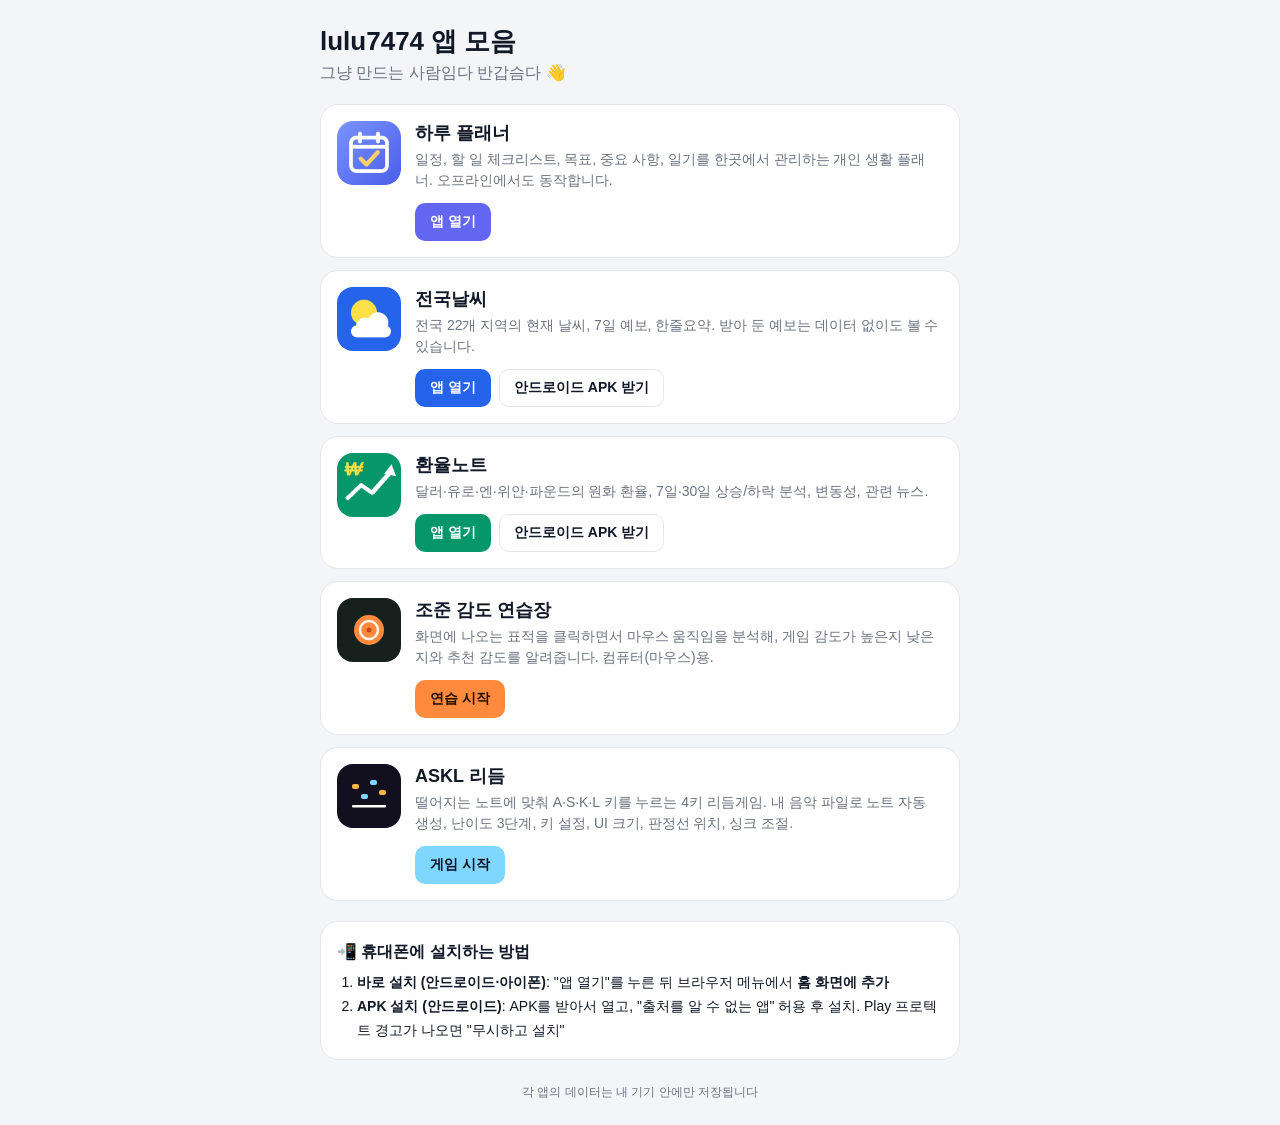
<file: index.html>
<!doctype html>
<html lang="ko">
<head>
<meta charset="utf-8">
<meta name="viewport" content="width=device-width, initial-scale=1, viewport-fit=cover">
<meta name="description" content="lulu7474가 만든 앱 모음: 하루 플래너, 전국날씨, 환율노트">
<meta name="theme-color" content="#0f1117">
<title>lulu7474 앱 모음</title>
<link rel="icon" href="planner/icons/favicon.svg" type="image/svg+xml">
<style>
  :root {
    --bg: #f4f5f8; --card: #ffffff; --text: #111827; --sub: #6b7280; --line: #e5e7eb;
  }
  @media (prefers-color-scheme: dark) {
    :root { --bg: #0f1117; --card: #181b24; --text: #e5e7eb; --sub: #9ca3af; --line: #262b38; }
  }
  * { box-sizing: border-box; }
  body {
    margin: 0; background: var(--bg); color: var(--text);
    font-family: -apple-system, "Apple SD Gothic Neo", "Malgun Gothic", "Noto Sans KR", sans-serif;
    padding: calc(24px + env(safe-area-inset-top)) 16px calc(24px + env(safe-area-inset-bottom));
  }
  .wrap { max-width: 640px; margin: 0 auto; }
  h1 { font-size: 26px; margin: 0 0 4px; }
  .lead { color: var(--sub); margin: 0 0 20px; }
  .app {
    display: grid; grid-template-columns: 64px 1fr; gap: 14px; align-items: start;
    background: var(--card); border: 1px solid var(--line); border-radius: 18px; padding: 16px; margin-bottom: 12px;
  }
  .app img { width: 64px; height: 64px; border-radius: 16px; }
  .app h2 { margin: 0; font-size: 18px; }
  .app p { margin: 4px 0 12px; color: var(--sub); font-size: 14px; line-height: 1.5; }
  .btns { display: flex; flex-wrap: wrap; gap: 8px; }
  .btn {
    display: inline-block; padding: 9px 14px; border-radius: 10px; font-size: 14px; font-weight: 600;
    text-decoration: none; border: 1px solid var(--line); color: var(--text); background: transparent;
  }
  .btn.main { color: #fff; border-color: transparent; }
  .planner .btn.main { background: #6366f1; }
  .weather .btn.main { background: #2563eb; }
  .exchange .btn.main { background: #059669; }
  .rhythm .btn.main { background: #7fd6ff; color: #120f1f; }
  .rhythm .ico { width: 64px; height: 64px; border-radius: 16px; background: #120f1f; display: grid; place-items: center; }
  .aim .btn.main { background: #ff8a3d; color: #1d0e03; }
  .aim .ico { width: 64px; height: 64px; border-radius: 16px; background: #16201d; display: grid; place-items: center; }
  .guide { background: var(--card); border: 1px solid var(--line); border-radius: 18px; padding: 16px; margin-top: 20px; font-size: 14px; line-height: 1.7; }
  .guide h3 { margin: 0 0 6px; font-size: 16px; }
  .guide ol { margin: 0; padding-left: 20px; }
  footer { text-align: center; color: var(--sub); font-size: 12px; margin-top: 24px; }
</style>
</head>
<body>
<div class="wrap">
  <h1>lulu7474 앱 모음</h1>
  <p class="lead">그냥 만드는 사람임다 반갑슴다 👋</p>

  <section class="app planner">
    <img src="planner/icons/icon-192.png" alt="">
    <div>
      <h2>하루 플래너</h2>
      <p>일정, 할 일 체크리스트, 목표, 중요 사항, 일기를 한곳에서 관리하는 개인 생활 플래너. 오프라인에서도 동작합니다.</p>
      <div class="btns">
        <a class="btn main" href="planner/">앱 열기</a>
      </div>
    </div>
  </section>

  <section class="app weather">
    <img src="weather/icon-192.png" alt="">
    <div>
      <h2>전국날씨</h2>
      <p>전국 22개 지역의 현재 날씨, 7일 예보, 한줄요약. 받아 둔 예보는 데이터 없이도 볼 수 있습니다.</p>
      <div class="btns">
        <a class="btn main" href="weather/">앱 열기</a>
        <a class="btn" href="downloads/jeonguk-nalssi.apk" download>안드로이드 APK 받기</a>
      </div>
    </div>
  </section>

  <section class="app exchange">
    <img src="exchange/icon-192.png" alt="">
    <div>
      <h2>환율노트</h2>
      <p>달러·유로·엔·위안·파운드의 원화 환율, 7일·30일 상승/하락 분석, 변동성, 관련 뉴스.</p>
      <div class="btns">
        <a class="btn main" href="exchange/">앱 열기</a>
        <a class="btn" href="downloads/hwanyul-note.apk" download>안드로이드 APK 받기</a>
      </div>
    </div>
  </section>

  <section class="app aim">
    <div class="ico" aria-hidden="true"><svg width="40" height="40" viewBox="0 0 40 40"><circle cx="20" cy="20" r="15" fill="#ff8a3d"/><circle cx="20" cy="20" r="9" fill="none" stroke="#fff3e8" stroke-width="2.5"/><circle cx="20" cy="20" r="2.5" fill="#c9481a"/></svg></div>
    <div>
      <h2>조준 감도 연습장</h2>
      <p>화면에 나오는 표적을 클릭하면서 마우스 움직임을 분석해, 게임 감도가 높은지 낮은지와 추천 감도를 알려줍니다. 컴퓨터(마우스)용.</p>
      <div class="btns">
        <a class="btn main" href="aim/">연습 시작</a>
      </div>
    </div>
  </section>

  <section class="app rhythm">
    <div class="ico" aria-hidden="true"><svg width="40" height="40" viewBox="0 0 40 40"><rect x="3" y="8" width="7" height="5" rx="2" fill="#ffb547"/><rect x="12" y="18" width="7" height="5" rx="2" fill="#7fd6ff"/><rect x="21" y="4" width="7" height="5" rx="2" fill="#7fd6ff"/><rect x="30" y="14" width="7" height="5" rx="2" fill="#ffb547"/><rect x="3" y="29" width="34" height="2.5" rx="1" fill="#fff"/></svg></div>
    <div>
      <h2>ASKL 리듬</h2>
      <p>떨어지는 노트에 맞춰 A·S·K·L 키를 누르는 4키 리듬게임. 내 음악 파일로 노트 자동 생성, 난이도 3단계, 키 설정, UI 크기, 판정선 위치, 싱크 조절.</p>
      <div class="btns">
        <a class="btn main" href="rhythm/">게임 시작</a>
      </div>
    </div>
  </section>

  <div class="guide">
    <h3>📲 휴대폰에 설치하는 방법</h3>
    <ol>
      <li><b>바로 설치 (안드로이드·아이폰)</b>: "앱 열기"를 누른 뒤 브라우저 메뉴에서 <b>홈 화면에 추가</b></li>
      <li><b>APK 설치 (안드로이드)</b>: APK를 받아서 열고, "출처를 알 수 없는 앱" 허용 후 설치. Play 프로텍트 경고가 나오면 "무시하고 설치"</li>
    </ol>
  </div>

  <footer>각 앱의 데이터는 내 기기 안에만 저장됩니다</footer>
</div>
</body>
</html>
</file>
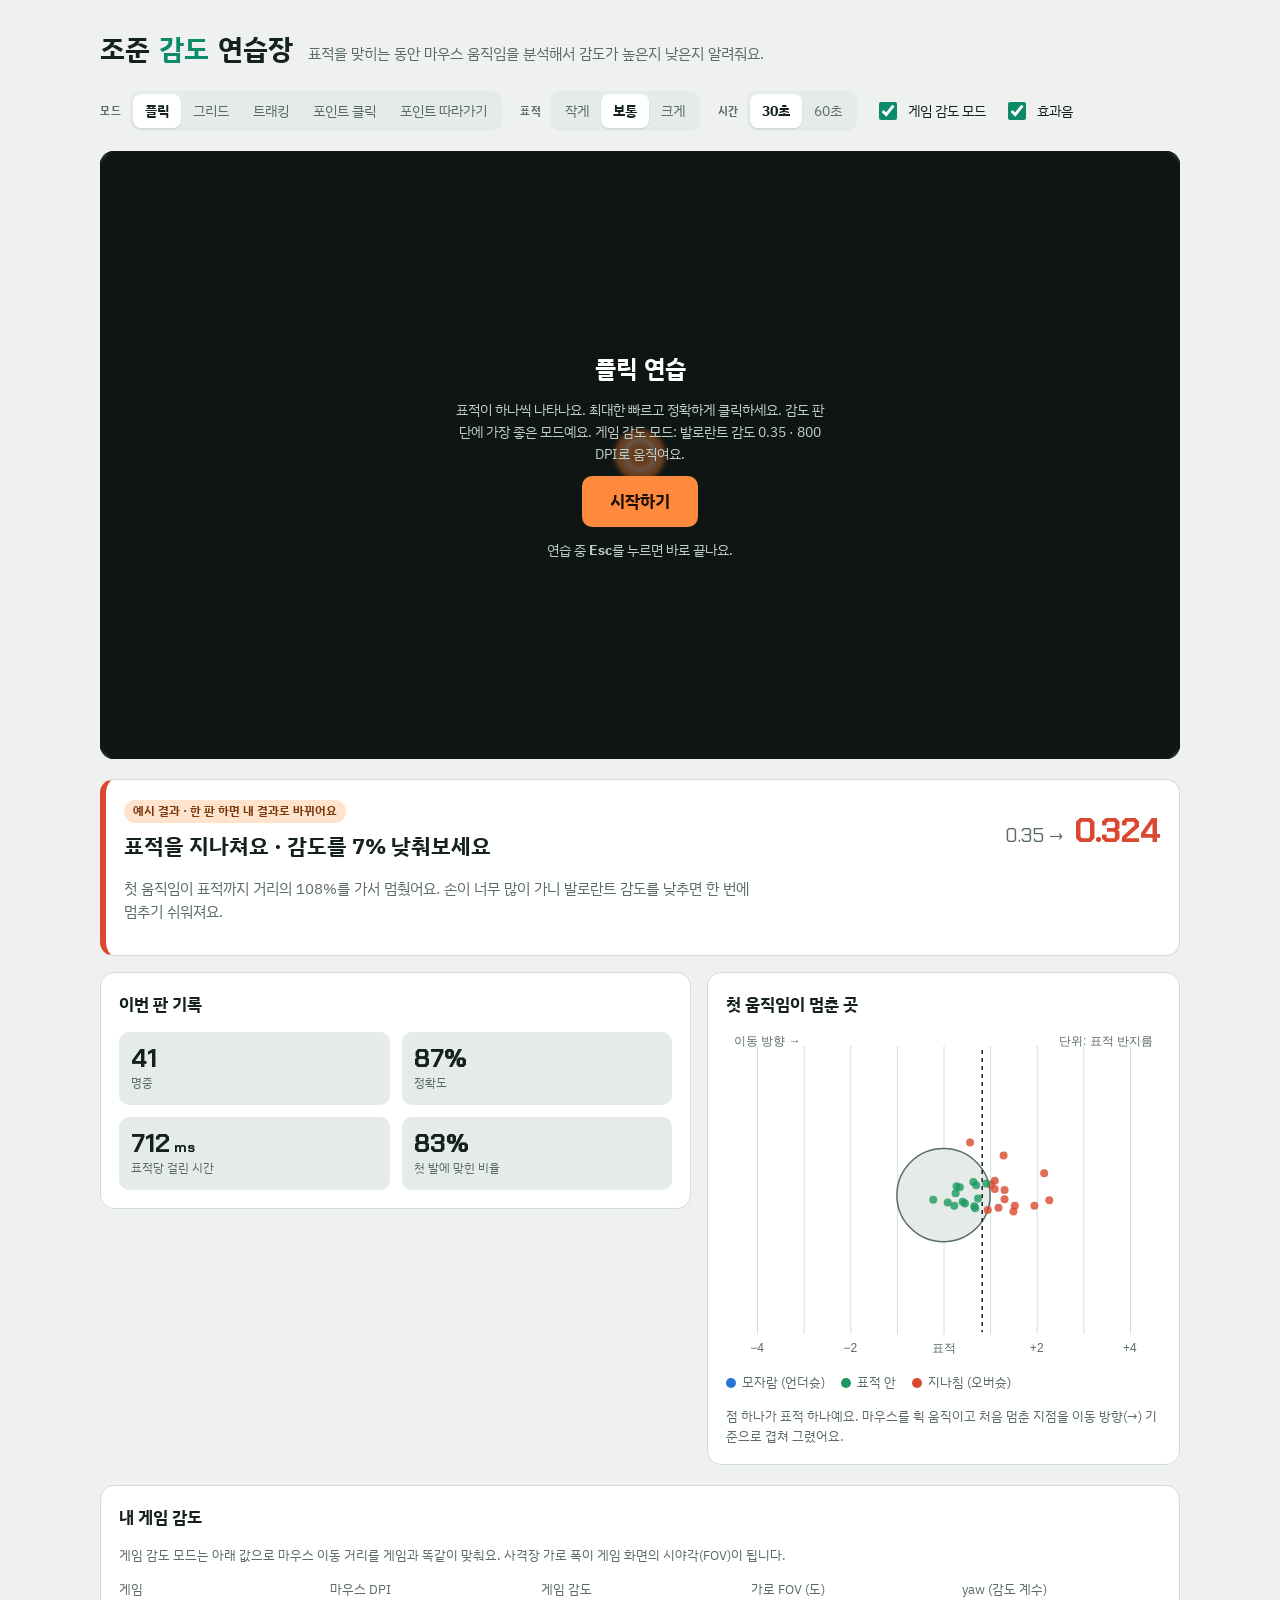
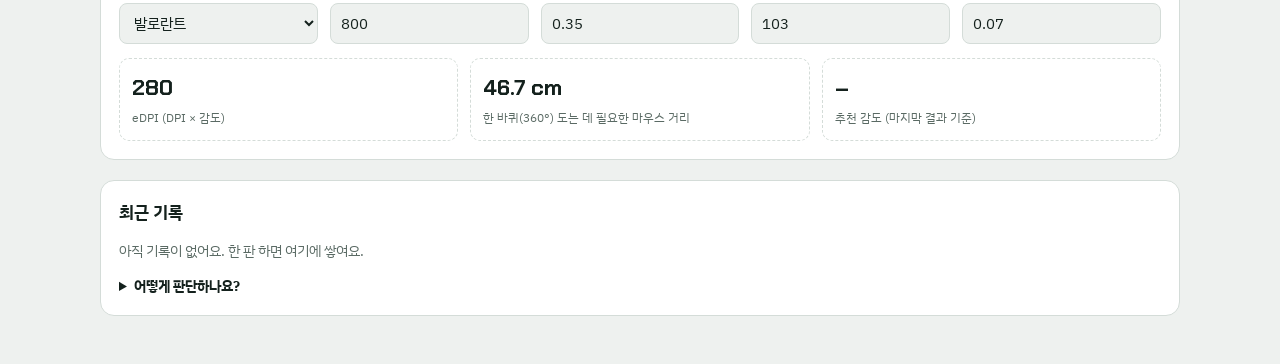
<file: aim/index.html>
<!doctype html>
<html lang="ko">
<head>
<meta charset="utf-8">
<meta name="viewport" content="width=device-width, initial-scale=1, viewport-fit=cover">
<title>조준 감도 연습장</title>
<meta name="claude:viewport-fit-sides" content="cover">
<link rel="preconnect" href="https://fonts.googleapis.com">
<link rel="preconnect" href="https://fonts.gstatic.com" crossorigin>
<link rel="stylesheet" href="https://fonts.googleapis.com/css2?family=Chakra+Petch:wght@500;700&family=IBM+Plex+Sans+KR:wght@400;500;700&family=JetBrains+Mono:wght@500&display=swap">
<style>
/* Layout: 사격장(캔버스) 하나가 화면 중심, 아래에 판정 → 통계/분포도 → 감도 계산기 → 기록 순서 */
:root {
  --bg: #eef1ef;
  --panel: #ffffff;
  --ink: #14211d;
  --muted: #5a6a64;
  --line: #d4dcd8;
  --accent: #0d8a6a;
  --accent-ink: #ffffff;
  --over: #d9482f;
  --under: #2a74d6;
  --good: #1a9a5e;
  --chip: #e4ebe8;
  --font-display: "Chakra Petch", "IBM Plex Sans KR", system-ui, sans-serif;
  --font-body: "IBM Plex Sans KR", "Apple SD Gothic Neo", "Malgun Gothic", system-ui, sans-serif;
  --font-mono: "JetBrains Mono", ui-monospace, Consolas, monospace;
}
@media (prefers-color-scheme: dark) {
  :root:not([data-theme="light"]) {
    --bg: #0d1412; --panel: #141e1b; --ink: #e4ece9; --muted: #92a39d; --line: #24332e;
    --accent: #36c49c; --accent-ink: #062019; --over: #ff7a62; --under: #6aa8ff; --good: #4fd394; --chip: #1c2925;
    color-scheme: dark;
  }
}
:root[data-theme="dark"] {
  --bg: #0d1412; --panel: #141e1b; --ink: #e4ece9; --muted: #92a39d; --line: #24332e;
  --accent: #36c49c; --accent-ink: #062019; --over: #ff7a62; --under: #6aa8ff; --good: #4fd394; --chip: #1c2925;
  color-scheme: dark;
}
* { box-sizing: border-box; }
[hidden] { display: none !important; }
html.playing, html.playing body { overflow: hidden; overscroll-behavior: none; }
body {
  background: var(--bg); color: var(--ink); font-family: var(--font-body); font-size: 15px; line-height: 1.55;
  padding-left: max(16px, env(safe-area-inset-left, 0px));
  padding-right: max(16px, env(safe-area-inset-right, 0px));
  padding-block: 20px 40px;
}
.wrap { max-width: 1080px; margin: 0 auto; display: flex; flex-direction: column; gap: 20px; }
header { display: flex; flex-wrap: wrap; align-items: baseline; gap: 6px 14px; }
h1 { font-family: var(--font-display); font-size: 28px; margin: 0; letter-spacing: .01em; text-wrap: balance; }
h1 span { color: var(--accent); }
header p { margin: 0; color: var(--muted); }
h2 { font-size: 17px; margin: 0; text-wrap: balance; }
.label { font-size: 11px; letter-spacing: .08em; text-transform: uppercase; color: var(--muted); font-weight: 700; }

/* controls */
.controls { display: flex; flex-wrap: wrap; gap: 10px 18px; align-items: center; }
.group { display: flex; align-items: center; gap: 8px; flex-wrap: wrap; }
.seg { display: inline-flex; flex-wrap: wrap; background: var(--chip); border-radius: 10px; padding: 3px; }
.seg input { position: absolute; opacity: 0; pointer-events: none; }
.seg label { padding: 6px 12px; border-radius: 8px; cursor: pointer; font-size: 14px; color: var(--muted); user-select: none; }
.seg input:checked + label { background: var(--panel); color: var(--ink); font-weight: 700; box-shadow: 0 1px 2px rgb(0 0 0 / .12); }
.seg input:focus-visible + label { outline: 2px solid var(--accent); outline-offset: 1px; }
.switch { display: inline-flex; align-items: center; gap: 8px; cursor: pointer; font-size: 14px; user-select: none; }
.switch input { width: 18px; height: 18px; accent-color: var(--accent); }

/* range */
.range { position: relative; border-radius: 14px; overflow: hidden; background: #16201d; touch-action: none; }
#range { display: block; width: 100%; cursor: crosshair; }
.overlay {
  position: absolute; inset: 0; display: flex; flex-direction: column; align-items: center; justify-content: center;
  gap: 12px; padding: 20px; text-align: center; color: #e8f0ec;
  background: rgb(10 16 14 / .62); backdrop-filter: blur(2px);
}
.overlay h2 { font-family: var(--font-display); font-size: 24px; color: #fff; }
.overlay p { margin: 0; max-width: 46ch; color: #bfd0c9; font-size: 14px; }
.overlay .note { color: #ffc9a8; }
.btn {
  font: inherit; font-weight: 700; border: 0; border-radius: 10px; padding: 10px 18px; cursor: pointer;
  background: var(--accent); color: var(--accent-ink);
}
.btn.big { font-size: 17px; padding: 12px 28px; background: #ff8a3d; color: #1d0e03; }
.btn.ghost { background: transparent; color: var(--ink); border: 1px solid var(--line); }
.btn:focus-visible { outline: 3px solid var(--accent); outline-offset: 2px; }
.btn:hover { filter: brightness(1.06); }

/* results */
.results { display: grid; grid-template-columns: minmax(0, 1.25fr) minmax(0, 1fr); gap: 16px; align-items: start; }
.card { background: var(--panel); border: 1px solid var(--line); border-radius: 14px; padding: 18px; display: flex; flex-direction: column; gap: 14px; min-width: 0; }
.verdict { grid-column: 1 / -1; border-left: 6px solid var(--muted); }
.verdict.over { border-left-color: var(--over); }
.verdict.under { border-left-color: var(--under); }
.verdict.good { border-left-color: var(--good); }
.vrow { display: flex; flex-wrap: wrap; align-items: center; gap: 12px 24px; justify-content: space-between; }
.verdict .vhead { font-size: 22px; font-weight: 700; margin: 0; text-wrap: balance; color: var(--ink); }
.verdict p { margin: 0; color: var(--muted); max-width: 70ch; }
.pill { display: inline-block; font-size: 12px; font-weight: 700; padding: 2px 9px; border-radius: 99px; background: var(--chip); color: var(--muted); }
.pill.sample { background: #ffe3cc; color: #7a3a10; }
.rec { display: flex; align-items: baseline; gap: 10px; font-family: var(--font-display); }
.rec .from { font-size: 20px; color: var(--muted); }
.rec .to { font-size: 34px; font-weight: 700; }
.verdict.over .to { color: var(--over); }
.verdict.under .to { color: var(--under); }
.verdict.good .to { color: var(--good); }
.stats { display: grid; grid-template-columns: repeat(2, minmax(0, 1fr)); gap: 12px; }
.stat { display: flex; flex-direction: column; gap: 2px; padding: 12px; border-radius: 10px; background: var(--chip); }
.stat b { font-family: var(--font-display); font-size: 26px; font-variant-numeric: tabular-nums; line-height: 1.1; }
.stat span { font-size: 12px; color: var(--muted); }
#scatter { width: 100%; max-width: 100%; aspect-ratio: 4 / 3; display: block; }
.legend { display: flex; flex-wrap: wrap; gap: 6px 16px; font-size: 13px; color: var(--muted); }
.legend i { display: inline-block; width: 10px; height: 10px; border-radius: 50%; margin-right: 6px; vertical-align: -1px; }

/* calc */
.calc-grid { display: grid; grid-template-columns: repeat(auto-fit, minmax(130px, 1fr)); gap: 12px; }
.field { display: flex; flex-direction: column; gap: 4px; font-size: 13px; color: var(--muted); }
.field input, .field select {
  font: inherit; font-size: 15px; color: var(--ink); background: var(--bg); border: 1px solid var(--line);
  border-radius: 8px; padding: 8px 10px; width: 100%; font-variant-numeric: tabular-nums;
}
.field input:focus-visible, .field select:focus-visible { outline: 2px solid var(--accent); outline-offset: 1px; }
.outs { display: grid; grid-template-columns: repeat(auto-fit, minmax(150px, 1fr)); gap: 12px; }
.out { padding: 12px; border-radius: 10px; border: 1px dashed var(--line); }
.out b { display: block; font-family: var(--font-display); font-size: 22px; font-variant-numeric: tabular-nums; }
.out span { font-size: 12px; color: var(--muted); }
.hint { font-size: 13px; color: var(--muted); margin: 0; }

/* history */
.table-wrap { overflow-x: auto; }
table { width: 100%; border-collapse: collapse; font-size: 14px; font-variant-numeric: tabular-nums; }
th, td { text-align: left; padding: 8px 10px; border-bottom: 1px solid var(--line); white-space: nowrap; }
th { font-size: 12px; color: var(--muted); font-weight: 700; }
td.num { font-family: var(--font-mono); font-size: 13px; }
.b-over { color: var(--over); } .b-under { color: var(--under); } .b-good { color: var(--good); }
.empty { color: var(--muted); font-size: 14px; margin: 0; }
details { color: var(--muted); font-size: 14px; }
details summary { cursor: pointer; color: var(--ink); font-weight: 700; }
details ul { padding-left: 20px; margin: 8px 0 0; display: flex; flex-direction: column; gap: 4px; }

.toast {
  position: fixed; left: 50%; bottom: calc(20px + env(safe-area-inset-bottom, 0px)); transform: translateX(-50%);
  background: var(--ink); color: var(--bg); padding: 10px 16px; border-radius: 10px; font-size: 14px; font-weight: 500;
  max-width: calc(100% - 32px); z-index: 20;
}
@media (max-width: 760px) {
  .results { grid-template-columns: minmax(0, 1fr); }
  h1 { font-size: 24px; }
  .verdict .vhead { font-size: 19px; }
}
@media (prefers-reduced-motion: reduce) { * { transition: none !important; } }
</style>
</head>
<body>

<div class="wrap">
  <header>
    <h1>조준 <span>감도</span> 연습장</h1>
    <p>표적을 맞히는 동안 마우스 움직임을 분석해서 감도가 높은지 낮은지 알려줘요.</p>
  </header>

  <section class="controls" aria-label="연습 설정">
    <div class="group">
      <span class="label">모드</span>
      <div class="seg" role="radiogroup" aria-label="모드">
        <input type="radio" name="mode" id="m-flick" value="flick"><label for="m-flick">플릭</label>
        <input type="radio" name="mode" id="m-grid" value="grid"><label for="m-grid">그리드</label>
        <input type="radio" name="mode" id="m-track" value="track"><label for="m-track">트래킹</label>
        <input type="radio" name="mode" id="m-point" value="point"><label for="m-point">포인트 클릭</label>
        <input type="radio" name="mode" id="m-follow" value="follow"><label for="m-follow">포인트 따라가기</label>
      </div>
    </div>
    <div class="group">
      <span class="label">표적</span>
      <div class="seg" role="radiogroup" aria-label="표적 크기">
        <input type="radio" name="size" id="s-s" value="s"><label for="s-s">작게</label>
        <input type="radio" name="size" id="s-m" value="m"><label for="s-m">보통</label>
        <input type="radio" name="size" id="s-l" value="l"><label for="s-l">크게</label>
      </div>
    </div>
    <div class="group">
      <span class="label">시간</span>
      <div class="seg" role="radiogroup" aria-label="시간">
        <input type="radio" name="dur" id="d-30" value="30"><label for="d-30">30초</label>
        <input type="radio" name="dur" id="d-60" value="60"><label for="d-60">60초</label>
      </div>
    </div>
    <label class="switch"><input type="checkbox" id="lock"> 게임 감도 모드</label>
    <label class="switch"><input type="checkbox" id="sound"> 효과음</label>
  </section>

  <div class="range">
    <canvas id="range" aria-label="사격장"></canvas>
    <div class="overlay" id="overlay">
      <h2 id="ov-title">플릭 연습</h2>
      <p id="ov-text"></p>
      <p class="note" id="ov-note" hidden></p>
      <div style="display:flex;gap:10px;flex-wrap:wrap;justify-content:center">
        <button class="btn big" id="start" type="button">시작하기</button>
        <button class="btn big" id="see" type="button" hidden style="background:#e8f0ec">결과 보기 ↓</button>
      </div>
      <p id="ov-esc">연습 중 <b>Esc</b>를 누르면 바로 끝나요.</p>
    </div>
  </div>

  <section class="results" aria-label="결과">
    <div class="card verdict" id="verdict">
      <div class="vrow">
        <div style="display:flex;flex-direction:column;gap:6px;min-width:0">
          <div><span class="pill" id="v-tag">예시 결과</span></div>
          <p class="vhead" id="v-head"></p>
        </div>
        <div class="rec" id="v-rec"></div>
      </div>
      <p id="v-body"></p>
      <div style="display:flex;gap:10px;flex-wrap:wrap">
        <button class="btn" id="apply" type="button">추천 감도로 다시 해보기</button>
      </div>
    </div>

    <div class="card">
      <h2>이번 판 기록</h2>
      <div class="stats" id="stats"></div>
    </div>

    <div class="card">
      <h2 id="sc-title">첫 움직임이 멈춘 곳</h2>
      <canvas id="scatter" aria-label="첫 움직임 분포도"></canvas>
      <div class="legend" id="sc-legend">
        <span><i style="background:var(--under)"></i>모자람 (언더슛)</span>
        <span><i style="background:var(--good)"></i>표적 안</span>
        <span><i style="background:var(--over)"></i>지나침 (오버슛)</span>
      </div>
      <p class="hint" id="sc-hint">점 하나가 표적 하나예요. 마우스를 휙 움직이고 처음 멈춘 지점을 이동 방향 기준으로 겹쳐 그렸어요.</p>
    </div>
  </section>

  <section class="card" aria-label="감도 계산기">
    <h2>내 게임 감도</h2>
    <p class="hint">게임 감도 모드는 아래 값으로 마우스 이동 거리를 게임과 똑같이 맞춰요. 사격장 가로 폭이 게임 화면의 시야각(FOV)이 됩니다.</p>
    <div class="calc-grid">
      <label class="field">게임
        <select id="game">
          <option value="valorant">발로란트</option>
          <option value="cs2">카운터 스트라이크 2</option>
          <option value="ow2">오버워치 2</option>
          <option value="apex">에이펙스 레전드</option>
          <option value="custom">직접 입력</option>
        </select>
      </label>
      <label class="field">마우스 DPI<input id="dpi" type="number" min="100" max="32000" step="50" inputmode="numeric"></label>
      <label class="field">게임 감도<input id="sens" type="number" min="0.001" max="100" step="0.001" inputmode="decimal"></label>
      <label class="field">가로 FOV (도)<input id="fov" type="number" min="60" max="150" step="0.1" inputmode="decimal"></label>
      <label class="field">yaw (감도 계수)<input id="yaw" type="number" min="0.0001" max="2" step="0.0001" inputmode="decimal"></label>
    </div>
    <div class="outs">
      <div class="out"><b id="o-edpi">–</b><span>eDPI (DPI × 감도)</span></div>
      <div class="out"><b id="o-cm">–</b><span>한 바퀴(360°) 도는 데 필요한 마우스 거리</span></div>
      <div class="out"><b id="o-rec">–</b><span id="o-rec-l">추천 감도 (마지막 결과 기준)</span></div>
    </div>
  </section>

  <section class="card" aria-label="기록">
    <h2>최근 기록</h2>
    <div class="table-wrap" id="history"></div>
    <details>
      <summary>어떻게 판단하나요?</summary>
      <ul>
        <li>표적이 나오면 보통 마우스를 크게 한 번 휙 움직이고(첫 움직임), 조금 고친 다음 클릭해요.</li>
        <li>첫 움직임이 표적을 자주 지나치면 감도가 높은 것이고, 자주 못 미치면 감도가 낮은 거예요.</li>
        <li>추천 감도 = 지금 감도 ÷ (첫 움직임 거리 ÷ 표적까지 거리). 여러 판 해서 값이 비슷하게 나오면 믿을 만해요.</li>
        <li>정확하게 재려면 <b>게임 감도 모드</b>를 켜고, 윈도우의 <b>포인터 정확도 향상</b>은 꺼 주세요.</li>
        <li>트래킹과 포인트 따라가기는 표적보다 앞서가는지 뒤처지는지로 판단해요.</li>
        <li>포인트 클릭은 작은 점을 맞히는 정밀 연습이에요. 점 가운데에서 몇 픽셀 벗어났는지도 알려줘요.</li>
      </ul>
    </details>
  </section>
</div>
<div class="toast" id="toast" hidden></div>

<script>
(() => {
const $ = s => document.querySelector(s);
const store = {
  get(k, d) { try { const v = localStorage.getItem(k); return v ? JSON.parse(v) : d; } catch (e) { return d; } },
  set(k, v) { try { localStorage.setItem(k, JSON.stringify(v)); } catch (e) {} }
};
const GAMES = {
  valorant: { name: '발로란트', yaw: 0.07, fov: 103, dec: 3 },
  cs2: { name: 'CS2', yaw: 0.022, fov: 106.26, dec: 2 },
  ow2: { name: '오버워치 2', yaw: 0.0066, fov: 103, dec: 2 },
  apex: { name: '에이펙스', yaw: 0.022, fov: 110, dec: 2 },
  custom: { name: '직접 입력', yaw: 0.022, fov: 103, dec: 3 }
};
const MODES = {
  flick: { name: '플릭', title: '플릭 연습', text: '표적이 하나씩 나타나요. 최대한 빠르고 정확하게 클릭하세요. 감도 판단에 가장 좋은 모드예요.' },
  grid: { name: '그리드', title: '그리드 연습', text: '표적 3개가 동시에 떠 있어요. 맞히면 다른 자리에 새로 생겨요. 연속 플릭 감각을 봐요.' },
  track: { name: '트래킹', title: '트래킹 연습', text: '움직이는 표적 위에 조준점을 계속 올려 두세요. 클릭은 필요 없어요.' },
  point: { name: '포인트 클릭', title: '포인트 클릭 연습', text: '아주 작은 점이 하나씩 나타나요. 점 한가운데를 정확히 클릭하세요. 가운데에 가까울수록 점수가 높아요.' },
  follow: { name: '포인트 따라가기', title: '포인트 따라가기 연습', text: '작은 점이 곡선 길을 따라 움직여요. 앞으로 갈 길이 흐리게 보여요. 마우스 포인터를 점에 붙여서 계속 따라가세요. 점점 빨라져요.' }
};
const coarse = matchMedia('(pointer: coarse)').matches && !matchMedia('(pointer: fine)').matches;
const cfg = Object.assign({ mode: 'flick', size: 'm', dur: 30, lock: !coarse, sound: true, game: 'valorant', dpi: 800, sens: 0.35, fov: 103, yaw: 0.07 }, store.get('aim.cfg', {}));
if (coarse) cfg.lock = false;
const saveCfg = () => store.set('aim.cfg', cfg);

/* ---------- controls ---------- */
['mode', 'size', 'dur'].forEach(name => {
  document.querySelectorAll(`input[name="${name}"]`).forEach(el => {
    el.checked = String(cfg[name]) === el.value;
    el.addEventListener('change', () => {
      cfg[name] = name === 'dur' ? Number(el.value) : el.value;
      saveCfg(); updateOverlay();
    });
  });
});
const lockEl = $('#lock'), soundEl = $('#sound');
lockEl.checked = cfg.lock; soundEl.checked = cfg.sound;
if (coarse) { lockEl.disabled = true; lockEl.parentElement.title = '터치 화면에서는 쓸 수 없어요'; }
lockEl.addEventListener('change', () => { cfg.lock = lockEl.checked; saveCfg(); updateOverlay(); });
soundEl.addEventListener('change', () => { cfg.sound = soundEl.checked; saveCfg(); });

/* ---------- calculator ---------- */
const gameEl = $('#game'), dpiEl = $('#dpi'), sensEl = $('#sens'), fovEl = $('#fov'), yawEl = $('#yaw');
function fillCalc() {
  gameEl.value = cfg.game; dpiEl.value = cfg.dpi; sensEl.value = cfg.sens; fovEl.value = cfg.fov; yawEl.value = cfg.yaw;
  yawEl.disabled = cfg.game !== 'custom';
}
gameEl.addEventListener('change', () => {
  cfg.game = gameEl.value; const g = GAMES[cfg.game];
  cfg.yaw = g.yaw; cfg.fov = g.fov; fillCalc(); saveCfg(); updateCalc();
});
[[dpiEl, 'dpi'], [sensEl, 'sens'], [fovEl, 'fov'], [yawEl, 'yaw']].forEach(([el, k]) => {
  el.addEventListener('input', () => { const v = parseFloat(el.value); if (v > 0) { cfg[k] = v; saveCfg(); updateCalc(); } });
});
const cm360 = sens => 360 / (sens * cfg.yaw * cfg.dpi) * 2.54;
const fmtSens = v => { const d = GAMES[cfg.game].dec; return Number(v.toFixed(d)).toString(); };
let lastVerdict = null;
function updateCalc() {
  $('#o-edpi').textContent = Math.round(cfg.dpi * cfg.sens).toLocaleString('ko-KR');
  $('#o-cm').textContent = cm360(cfg.sens).toFixed(1) + ' cm';
  if (lastVerdict && lastVerdict.recSens) {
    const ns = lastVerdict.recSens;
    $('#o-rec').textContent = fmtSens(ns);
    $('#o-rec-l').textContent = `추천 감도 · 한 바퀴 ${cm360(ns).toFixed(1)} cm`;
  } else {
    $('#o-rec').textContent = lastVerdict && lastVerdict.cls === 'good' ? fmtSens(cfg.sens) : '–';
    $('#o-rec-l').textContent = '추천 감도 (마지막 결과 기준)';
  }
}

/* ---------- canvas ---------- */
const cv = $('#range'), ctx = cv.getContext('2d');
let W = 0, H = 0;
let S = { running: false, cursor: null, targets: [], effects: [] };
const RANGE = { bg: '#16201d', grid: 'rgba(255,255,255,0.045)', target: '#ff8a3d', ring: '#fff3e8', core: '#c9481a', hud: '#e8f0ec', dim: '#8fa59d', hit: '#7ef0c2', miss: '#ff6d6d', track: '#ffb340' };

function fit() {
  const w = cv.parentElement.clientWidth;
  const h = Math.round(Math.min(w * 9 / 16, Math.max(260, innerHeight * 0.68)));
  const sx = W ? w / W : 1, sy = H ? h / H : 1;
  W = w; H = h;
  const dpr = window.devicePixelRatio || 1;
  cv.width = Math.round(W * dpr); cv.height = Math.round(H * dpr); cv.style.height = H + 'px';
  ctx.setTransform(dpr, 0, 0, dpr, 0, 0);
  if (S.running) {
    S.cursor.x *= sx; S.cursor.y *= sy;
    S.targets.forEach(t => { t.x *= sx; t.y *= sy; t.r = S.mode === 'track' ? baseR() * 1.35 : (S.mode === 'point' || S.mode === 'follow') ? pointR() : baseR(); });
  } else S.cursor = { x: W / 2, y: H / 2 };
}
const baseR = () => Math.max(8, H * { s: 0.028, m: 0.042, l: 0.06 }[cfg.size]);
const rand = (a, b) => a + Math.random() * (b - a);
const FLICKY = m => m === 'flick' || m === 'point';
const TRACKY = m => m === 'track' || m === 'follow';
const pointR = () => Math.max(4, H * { s: 0.009, m: 0.013, l: 0.019 }[cfg.size]);
const isLocked = () => document.pointerLockElement === cv;

/* ---------- sound ---------- */
let ac = null;
function beep(freq, len, vol) {
  if (!cfg.sound || !ac) return;
  try {
    const o = ac.createOscillator(), g = ac.createGain();
    o.type = 'triangle'; o.frequency.value = freq;
    g.gain.setValueAtTime(vol, ac.currentTime); g.gain.exponentialRampToValueAtTime(0.0001, ac.currentTime + len);
    o.connect(g).connect(ac.destination); o.start(); o.stop(ac.currentTime + len);
  } catch (e) {}
}

/* ---------- spawning ---------- */
const TOP = 34; // HUD 높이
function spawnFlick() {
  const r = S.mode === 'point' ? pointR() : baseR(), c = S.cursor; let best = null;
  for (let i = 0; i < 60; i++) {
    const x = rand(r + 10, W - r - 10), y = rand(TOP + r + 6, H - r - 10);
    const d = Math.hypot(x - c.x, y - c.y);
    if (d >= H * 0.3 && d <= Math.max(W, H) * 0.75) { best = { x, y }; break; }
    if (!best || d > Math.hypot(best.x - c.x, best.y - c.y)) best = { x, y };
  }
  S.targets.push({ x: best.x, y: best.y, r, born: performance.now(), first: true });
}
function spawnGrid() {
  const r = baseR(), cols = 5, rows = 4;
  const gx0 = W * 0.18, gx1 = W * 0.82, gy0 = TOP + H * 0.12, gy1 = H * 0.86;
  const free = [];
  for (let i = 0; i < cols; i++) for (let j = 0; j < rows; j++) {
    const x = gx0 + (gx1 - gx0) * i / (cols - 1), y = gy0 + (gy1 - gy0) * j / (rows - 1);
    if (S.targets.some(t => Math.hypot(t.x - x, t.y - y) < 1)) continue;
    if (Math.hypot(S.cursor.x - x, S.cursor.y - y) < r * 3) continue;
    free.push({ x, y });
  }
  const p = free[Math.floor(Math.random() * free.length)];
  if (p) S.targets.push({ x: p.x, y: p.y, r, born: performance.now(), first: true });
}
function spawnFollow() {
  const ph = () => Math.random() * Math.PI * 2;
  S.path = { a: [ph(), ph(), ph(), ph()], f: [rand(0.55, 0.75), rand(1.1, 1.5), rand(0.45, 0.65), rand(0.9, 1.3)], u: 0 };
  const p0 = pathAt(0);
  S.targets.push({ x: p0.x, y: p0.y, r: pointR(), vx: 0, vy: 0 });
  S.cursor = { x: p0.x, y: p0.y };
}
function pathAt(u) {
  const P = S.path, mx = W * 0.42, my = (H - TOP) * 0.40, cx = W / 2, cy = (H + TOP) / 2;
  return {
    x: cx + mx * (0.65 * Math.sin(u * P.f[0] + P.a[0]) + 0.35 * Math.sin(u * P.f[1] + P.a[1])),
    y: cy + my * (0.65 * Math.sin(u * P.f[2] + P.a[2]) + 0.35 * Math.sin(u * P.f[3] + P.a[3]))
  };
}
function spawnTrack() {
  const r = baseR() * 1.35;
  S.targets.push({ x: W / 2, y: (H + TOP) / 2, r, vx: 0, vy: 0, dvx: 0, dvy: 0, next: 0 });
}

/* ---------- run lifecycle ---------- */
function begin(lockOn) {
  const now = performance.now();
  S = {
    running: true, mode: cfg.mode, lock: lockOn, t0: now, dur: cfg.dur * 1000,
    cursor: { x: W / 2, y: (H + TOP) / 2 }, targets: [], effects: [],
    hits: 0, misses: 0, recs: [], samples: [], from: null, lastHit: now,
    track: { inT: 0, total: 0, dist: 0, along: 0, distPx: 0 }, errPx: [],
    sens: cfg.sens, game: cfg.game
  };
  S.from = { ...S.cursor }; S.samples = [{ t: now, x: S.cursor.x, y: S.cursor.y }];
  if (FLICKY(S.mode)) spawnFlick();
  else if (S.mode === 'grid') { spawnGrid(); spawnGrid(); spawnGrid(); }
  else if (S.mode === 'follow') spawnFollow();
  else spawnTrack();
  $('#overlay').hidden = true;
  document.documentElement.classList.add('playing');
  cv.style.cursor = lockOn ? 'none' : 'crosshair';
}
function requestLock() {
  return new Promise((resolve, reject) => {
    let done = false;
    const finish = ok => { if (done) return; done = true; document.removeEventListener('pointerlockchange', onChange); document.removeEventListener('pointerlockerror', onErr); ok ? resolve() : reject(); };
    const onChange = () => { if (isLocked()) finish(true); };
    const onErr = () => finish(false);
    document.addEventListener('pointerlockchange', onChange);
    document.addEventListener('pointerlockerror', onErr);
    const plain = () => { try { const p = cv.requestPointerLock(); if (p && p.catch) p.catch(onErr); } catch (e) { onErr(); } };
    try {
      const p = cv.requestPointerLock({ unadjustedMovement: true });
      if (p && p.catch) p.catch(plain);
    } catch (e) { plain(); }
    setTimeout(() => finish(isLocked()), 1500);
  });
}
$('#start').addEventListener('click', () => {
  try { if (!ac) ac = new (window.AudioContext || window.webkitAudioContext)(); if (ac.state === 'suspended') ac.resume(); } catch (e) {}
  $('.range').scrollIntoView({ block: 'center' });
  fit();
  if (cfg.lock && cv.requestPointerLock) {
    requestLock().then(() => begin(true)).catch(() => {
      showNote('마우스 잠금이 막혀서 일반 커서로 진행해요. 추천 감도 숫자는 정확하지 않을 수 있어요.');
      begin(false);
    });
  } else begin(false);
});
document.addEventListener('pointerlockchange', () => { if (S.running && S.lock && !isLocked()) endRun(true); });
document.addEventListener('keydown', e => {
  if (!S.running) return;
  if (e.key === 'Escape' && !S.lock) endRun(true);
  if ([' ', 'ArrowUp', 'ArrowDown', 'PageUp', 'PageDown', 'Home', 'End'].includes(e.key)) e.preventDefault();
});
// 연습 중에는 휠·가운데 버튼·터치로 화면이 움직이지 않게 막기
addEventListener('wheel', e => { if (S.running) e.preventDefault(); }, { passive: false });
addEventListener('touchmove', e => { if (S.running) e.preventDefault(); }, { passive: false });
document.addEventListener('mousedown', e => { if (S.running && e.button === 1) e.preventDefault(); });
$('#see').addEventListener('click', () => $('#verdict').scrollIntoView({ behavior: matchMedia('(prefers-reduced-motion: reduce)').matches ? 'auto' : 'smooth', block: 'start' }));

function endRun(early) {
  if (!S.running) return;
  S.running = false;
  document.documentElement.classList.remove('playing');
  if (isLocked()) document.exitPointerLock();
  cv.style.cursor = 'crosshair';
  const res = summarize(early);
  if (res) {
    showResult(res, false);
    const hist = store.get('aim.hist', []); hist.unshift(res); store.set('aim.hist', hist.slice(0, 15));
    renderHistory();
    showNote(null);
  } else {
    showNote('기록이 너무 적어서 결과를 내지 않았어요. 끝까지 해보세요.');
  }
  $('#start').textContent = '다시 하기';
  updateOverlay();
  $('#overlay').hidden = false;
  $('#see').hidden = !res;
}

/* ---------- input ---------- */
function moveTo(x, y, t) {
  S.cursor.x = Math.min(W, Math.max(0, x)); S.cursor.y = Math.min(H, Math.max(0, y));
  if (S.running) { S.samples.push({ t, x: S.cursor.x, y: S.cursor.y }); if (S.samples.length > 900) S.samples.splice(0, 300); }
}
function pxPerCount() { return cfg.sens * cfg.yaw * W / cfg.fov; }
cv.addEventListener('pointermove', e => {
  if (isLocked()) return;
  const evs = e.getCoalescedEvents ? e.getCoalescedEvents() : [e];
  const rect = cv.getBoundingClientRect();
  (evs.length ? evs : [e]).forEach(ev => moveTo(ev.clientX - rect.left, ev.clientY - rect.top, performance.now()));
});
document.addEventListener('mousemove', e => {
  if (!isLocked() || !S.running) return;
  const k = pxPerCount();
  moveTo(S.cursor.x + e.movementX * k, S.cursor.y + e.movementY * k, performance.now());
});
cv.addEventListener('pointerdown', e => {
  if (isLocked() || !S.running) return;
  const rect = cv.getBoundingClientRect();
  if (e.pointerType !== 'mouse') moveTo(e.clientX - rect.left, e.clientY - rect.top, performance.now());
  shoot(e.clientX - rect.left, e.clientY - rect.top);
});
document.addEventListener('mousedown', e => {
  if (!isLocked() || !S.running || e.button !== 0) return;
  shoot(S.cursor.x, S.cursor.y);
});

function shoot(x, y) {
  if (TRACKY(S.mode)) return;
  const now = performance.now();
  let hi = -1, hd = Infinity;
  S.targets.forEach((t, i) => { const d = Math.hypot(t.x - x, t.y - y); if (d <= t.r && d < hd) { hi = i; hd = d; } });
  if (hi < 0) {
    S.misses++; S.targets.forEach(t => { t.first = false; });
    S.effects.push({ kind: 'miss', x, y, t: now }); beep(180, 0.08, 0.05);
    return;
  }
  const t = S.targets[hi];
  const rec = analyze(S.from, t, S.samples, { x, y });
  rec.time = now - (FLICKY(S.mode) ? t.born : S.lastHit);
  rec.first = t.first; rec.err = hd / t.r; S.errPx.push(hd);
  S.recs.push(rec); S.hits++; S.lastHit = now;
  S.effects.push({ kind: 'hit', x: t.x, y: t.y, r: S.mode === 'point' ? t.r * 2.5 : t.r, t: now }); beep(880, 0.06, 0.06);
  S.targets.splice(hi, 1);
  S.from = { x, y }; S.samples = [{ t: now, x, y }];
  if (FLICKY(S.mode)) spawnFlick(); else spawnGrid();
}

/* 첫 움직임(가장 빠른 구간 뒤 처음 멈춘 지점) 찾기 */
function analyze(from, t, smp, click) {
  const dx = t.x - from.x, dy = t.y - from.y, dist = Math.hypot(dx, dy);
  const out = { dist, ratio: null, ex: 0, ey: 0 };
  if (dist < Math.max(t.r * 2.5, 40) || smp.length < 5) return out;
  const ux = dx / dist, uy = dy / dist;
  const v = [0];
  for (let i = 1; i < smp.length; i++) v.push(Math.hypot(smp[i].x - smp[i - 1].x, smp[i].y - smp[i - 1].y) / Math.max(smp[i].t - smp[i - 1].t, 1));
  const vs = v.map((_, i) => (v[Math.max(0, i - 1)] + v[i] + v[Math.min(v.length - 1, i + 1)]) / 3);
  let pk = 0;
  for (let i = 1; i < vs.length; i++) if (vs[i] > vs[pk]) pk = i;
  if (vs[pk] <= 0) return out;
  let ep = null;
  for (let i = pk + 1; i < smp.length; i++) {
    if (vs[i] < vs[pk] * 0.15 || smp[i].t - smp[i - 1].t > 45) { ep = smp[i - 1]; break; }
  }
  if (!ep) ep = click;
  const px = ep.x - from.x, py = ep.y - from.y;
  const proj = px * ux + py * uy, perp = -px * uy + py * ux;
  if (proj < dist * 0.4) return out;
  out.ratio = proj / dist; out.ex = (proj - dist) / t.r; out.ey = perp / t.r;
  return out;
}

/* ---------- per frame ---------- */
let prev = performance.now();
function tick(now) {
  const dt = Math.min(0.05, (now - prev) / 1000); prev = now;
  if (S.running) {
    if (now - S.t0 >= S.dur) endRun(false);
    else if (S.mode === 'track') stepTrack(now, dt);
    else if (S.mode === 'follow') stepFollow(now, dt);
  }
  draw(now);
  requestAnimationFrame(tick);
}
function stepTrack(now, dt) {
  const t = S.targets[0]; if (!t) return;
  if (now >= t.next) {
    const a = Math.random() * Math.PI * 2, sp = H * rand(0.22, 0.55);
    t.dvx = Math.cos(a) * sp; t.dvy = Math.sin(a) * sp; t.next = now + rand(450, 1300);
  }
  const k = Math.min(1, dt * 4);
  t.vx += (t.dvx - t.vx) * k; t.vy += (t.dvy - t.vy) * k;
  t.x += t.vx * dt; t.y += t.vy * dt;
  if (t.x < t.r + 6) { t.x = t.r + 6; t.vx = Math.abs(t.vx); t.dvx = Math.abs(t.dvx); }
  if (t.x > W - t.r - 6) { t.x = W - t.r - 6; t.vx = -Math.abs(t.vx); t.dvx = -Math.abs(t.dvx); }
  if (t.y < TOP + t.r + 6) { t.y = TOP + t.r + 6; t.vy = Math.abs(t.vy); t.dvy = Math.abs(t.dvy); }
  if (t.y > H - t.r - 6) { t.y = H - t.r - 6; t.vy = -Math.abs(t.vy); t.dvy = -Math.abs(t.dvy); }
  trackStats(t, dt, t.r);
}
function trackStats(t, dt, tol) {
  const c = S.cursor, d = Math.hypot(c.x - t.x, c.y - t.y);
  S.track.total += dt; S.track.dist += d / t.r * dt; S.track.distPx += d * dt;
  t.on = d <= tol; if (t.on) S.track.inT += dt;
  const sp = Math.hypot(t.vx, t.vy);
  if (sp > 1) S.track.along += ((c.x - t.x) * t.vx + (c.y - t.y) * t.vy) / sp / t.r * dt;
}
function stepFollow(now, dt) {
  const t = S.targets[0]; if (!t) return;
  const prog = Math.min(1, (now - S.t0) / S.dur);
  S.path.u += dt * (0.55 + 0.9 * prog); // 점점 빨라짐
  const p = pathAt(S.path.u);
  t.vx = (p.x - t.x) / Math.max(dt, 0.001); t.vy = (p.y - t.y) / Math.max(dt, 0.001);
  t.x = p.x; t.y = p.y;
  trackStats(t, dt, t.r * 2.5);
}
function draw(now) {
  if (!W) return;
  ctx.fillStyle = RANGE.bg; ctx.fillRect(0, 0, W, H);
  ctx.strokeStyle = RANGE.grid; ctx.lineWidth = 1;
  const step = H / 8;
  ctx.beginPath();
  for (let x = (W / 2) % step; x < W; x += step) { ctx.moveTo(x + 0.5, 0); ctx.lineTo(x + 0.5, H); }
  for (let y = (H / 2) % step; y < H; y += step) { ctx.moveTo(0, y + 0.5); ctx.lineTo(W, y + 0.5); }
  ctx.stroke();

  const targets = S.running ? S.targets : [{ x: W / 2, y: H / 2, r: baseR() }];
  targets.forEach(t => {
    if (S.running && S.mode === 'follow') {
      ctx.strokeStyle = 'rgba(255,179,64,0.28)'; ctx.lineWidth = 2; ctx.setLineDash([6, 6]);
      ctx.beginPath();
      for (let k = 0; k <= 40; k++) { const q = pathAt(S.path.u + k * 0.03); k ? ctx.lineTo(q.x, q.y) : ctx.moveTo(q.x, q.y); }
      ctx.stroke(); ctx.setLineDash([]);
      ctx.strokeStyle = t.on ? RANGE.hit : 'rgba(255,255,255,0.35)'; ctx.lineWidth = 1.5;
      ctx.beginPath(); ctx.arc(t.x, t.y, t.r * 2.5, 0, Math.PI * 2); ctx.stroke();
      ctx.fillStyle = t.on ? RANGE.hit : RANGE.track;
      ctx.beginPath(); ctx.arc(t.x, t.y, t.r, 0, Math.PI * 2); ctx.fill();
      return;
    }
    if (S.running && S.mode === 'point') {
      const r = t.r * Math.min(1, 0.4 + (now - t.born) / 120);
      ctx.strokeStyle = 'rgba(255,138,61,0.45)'; ctx.lineWidth = 1;
      ctx.beginPath(); ctx.arc(t.x, t.y, r * 3, 0, Math.PI * 2); ctx.stroke();
      ctx.fillStyle = RANGE.target; ctx.beginPath(); ctx.arc(t.x, t.y, r, 0, Math.PI * 2); ctx.fill();
      ctx.fillStyle = RANGE.ring; ctx.beginPath(); ctx.arc(t.x, t.y, Math.max(1.2, r * 0.3), 0, Math.PI * 2); ctx.fill();
      return;
    }
    if (S.running && S.mode === 'track') {
      ctx.fillStyle = t.on ? RANGE.hit : RANGE.track;
      ctx.beginPath(); ctx.arc(t.x, t.y, t.r, 0, Math.PI * 2); ctx.fill();
      ctx.strokeStyle = RANGE.bg; ctx.lineWidth = 2;
      ctx.beginPath(); ctx.arc(t.x, t.y, t.r * 0.55, 0, Math.PI * 2); ctx.stroke();
      return;
    }
    let s = 1;
    if (t.born) s = Math.min(1, (now - t.born) / 90);
    const r = t.r * (0.6 + 0.4 * s);
    ctx.fillStyle = RANGE.target; ctx.beginPath(); ctx.arc(t.x, t.y, r, 0, Math.PI * 2); ctx.fill();
    ctx.strokeStyle = RANGE.ring; ctx.lineWidth = Math.max(1.5, r * 0.12);
    ctx.beginPath(); ctx.arc(t.x, t.y, r * 0.58, 0, Math.PI * 2); ctx.stroke();
    ctx.fillStyle = RANGE.core; ctx.beginPath(); ctx.arc(t.x, t.y, Math.max(2, r * 0.16), 0, Math.PI * 2); ctx.fill();
  });

  S.effects = S.effects.filter(f => now - f.t < 320);
  S.effects.forEach(f => {
    const p = (now - f.t) / 320;
    ctx.globalAlpha = 1 - p;
    if (f.kind === 'hit') {
      ctx.strokeStyle = RANGE.hit; ctx.lineWidth = 2;
      ctx.beginPath(); ctx.arc(f.x, f.y, f.r * (1 + p * 0.9), 0, Math.PI * 2); ctx.stroke();
    } else {
      ctx.strokeStyle = RANGE.miss; ctx.lineWidth = 2; const k = 6;
      ctx.beginPath(); ctx.moveTo(f.x - k, f.y - k); ctx.lineTo(f.x + k, f.y + k); ctx.moveTo(f.x + k, f.y - k); ctx.lineTo(f.x - k, f.y + k); ctx.stroke();
    }
    ctx.globalAlpha = 1;
  });

  if (S.running) {
    if (S.lock) {
      const { x, y } = S.cursor;
      ctx.strokeStyle = '#ffffff'; ctx.lineWidth = 2;
      ctx.beginPath(); ctx.moveTo(x - 9, y); ctx.lineTo(x - 3, y); ctx.moveTo(x + 3, y); ctx.lineTo(x + 9, y);
      ctx.moveTo(x, y - 9); ctx.lineTo(x, y - 3); ctx.moveTo(x, y + 3); ctx.lineTo(x, y + 9); ctx.stroke();
    }
    const left = Math.max(0, (S.dur - (now - S.t0)) / 1000);
    ctx.fillStyle = 'rgba(0,0,0,0.28)'; ctx.fillRect(0, 0, W, TOP);
    ctx.font = '600 15px "Chakra Petch", "IBM Plex Sans KR", sans-serif'; ctx.textBaseline = 'middle';
    ctx.fillStyle = RANGE.hud; ctx.textAlign = 'left';
    ctx.fillText(`${left.toFixed(1)}초`, 12, TOP / 2);
    ctx.textAlign = 'right';
    let right;
    if (TRACKY(S.mode)) right = `조준 유지 ${S.track.total ? Math.round(S.track.inT / S.track.total * 100) : 0}%`;
    else { const n = S.hits + S.misses; right = `명중 ${S.hits}  ·  정확도 ${n ? Math.round(S.hits / n * 100) : 100}%`; }
    if (S.mode === 'point' && S.errPx.length) right = `평균 오차 ${(S.errPx.reduce((a, b) => a + b, 0) / S.errPx.length).toFixed(1)}px  ·  ` + right;
    ctx.fillText(right, W - 12, TOP / 2);
    ctx.fillStyle = RANGE.target;
    ctx.fillRect(0, TOP - 2, W * left / (S.dur / 1000), 2);
  }
}

/* ---------- results ---------- */
const median = a => { const s = [...a].sort((x, y) => x - y), m = s.length >> 1; return s.length % 2 ? s[m] : (s[m - 1] + s[m]) / 2; };
const quant = (a, q) => { const s = [...a].sort((x, y) => x - y); const i = (s.length - 1) * q, lo = Math.floor(i); return s[lo] + (s[Math.ceil(i)] - s[lo]) * (i - lo); };
function summarize(early) {
  const base = { mode: S.mode, date: Date.now(), lock: S.lock, sens: S.sens, game: S.game, size: cfg.size };
  if (TRACKY(S.mode)) {
    const T = S.track.total;
    if (T < 5) return null;
    return Object.assign(base, { onPct: S.track.inT / T, meanDist: S.track.dist / T, meanPx: S.track.distPx / T, lead: S.track.along / T });
  }
  if (S.hits < (early ? 8 : 5)) return null;
  const valid = S.recs.filter(r => r.ratio !== null);
  const ratios = valid.map(r => r.ratio);
  return Object.assign(base, {
    hits: S.hits, misses: S.misses, acc: S.hits / (S.hits + S.misses),
    perTarget: S.recs.reduce((s, r) => s + r.time, 0) / S.recs.length,
    firstTry: S.recs.filter(r => r.first).length / S.recs.length,
    n: ratios.length,
    errPx: S.errPx.length ? S.errPx.reduce((a, b) => a + b, 0) / S.errPx.length : null,
    med: ratios.length ? median(ratios) : null,
    iqr: ratios.length >= 4 ? quant(ratios, 0.75) - quant(ratios, 0.25) : null,
    pts: valid.map(r => [Math.round(r.ex * 100) / 100, Math.round(r.ey * 100) / 100])
  });
}
function verdictOf(res) {
  const gname = GAMES[res.game] ? GAMES[res.game].name : '';
  if (TRACKY(res.mode)) {
    const lead = res.mode === 'follow' ? res.lead / 2.5 : res.lead;
    if (res.onPct < 0.15) return { cls: 'na', head: '표적을 거의 못 따라갔어요', body: '표적을 크게 하거나 감도를 조금 낮춰서 먼저 따라가는 감각을 잡아보세요.', factor: null };
    if (lead > 0.25) return { cls: 'over', head: '조준점이 표적보다 앞서가요', body: `움직이는 방향으로 평균 표적 반지름의 ${Math.round(lead * 100)}%만큼 앞서 있었어요. 감도를 5% 정도 낮춰보세요.`, factor: 0.95 };
    if (lead < -0.25) return { cls: 'under', head: '조준점이 표적보다 뒤처져요', body: `움직이는 방향 뒤쪽으로 평균 표적 반지름의 ${Math.round(-lead * 100)}%만큼 늦었어요. 감도를 5% 정도 올려보세요.`, factor: 1.05 };
    return { cls: 'good', head: '트래킹 감도가 잘 맞아요', body: '앞서거나 뒤처지는 쪽으로 크게 치우치지 않았어요. 지금 감도를 유지해도 좋아요.', factor: null };
  }
  if (res.med === null || res.n < 6) return { cls: 'na', head: '감도를 판단할 기록이 부족해요', body: '마우스로 표적까지 한 번에 크게 움직이는 장면이 더 필요해요. 플릭 모드로 30초 이상 해보세요.', factor: null };
  const m = res.med, pct = Math.round(Math.abs(1 / m - 1) * 100);
  const shaky = res.iqr !== null && res.iqr > 0.3;
  const shakyTxt = shaky ? ' 다만 움직임 편차가 커서, 감도를 바꾸기 전에 몇 판 더 해서 결과가 같은지 확인해보세요.' : '';
  const where = res.lock ? `${gname} 감도` : '마우스 감도';
  if (Math.abs(m - 1) < 0.04) return { cls: 'good', head: '감도가 잘 맞아요', body: `첫 움직임이 표적까지 거리의 평균 ${Math.round(m * 100)}% 지점에서 멈췄어요. 지금 ${where}를 유지하세요.${shakyTxt}`, factor: null };
  if (m > 1) return { cls: 'over', head: `표적을 지나쳐요 · 감도를 ${pct}% 낮춰보세요`, body: `첫 움직임이 표적까지 거리의 ${Math.round(m * 100)}%를 가서 멈췄어요. 손이 너무 많이 가니 ${where}를 낮추면 한 번에 멈추기 쉬워져요.${shakyTxt}`, factor: 1 / m };
  return { cls: 'under', head: `표적에 못 미쳐요 · 감도를 ${pct}% 올려보세요`, body: `첫 움직임이 표적까지 거리의 ${Math.round(m * 100)}%에서 멈추고 한 번 더 움직였어요. ${where}를 올리면 보정 횟수가 줄어요.${shakyTxt}`, factor: 1 / m };
}
function showResult(res, sample) {
  const v = verdictOf(res);
  lastVerdict = sample ? null : Object.assign({}, v, { recSens: v.factor && res.lock ? res.sens * v.factor : null });
  const card = $('#verdict');
  card.className = 'card verdict ' + v.cls;
  const tag = $('#v-tag');
  tag.textContent = sample ? '예시 결과 · 한 판 하면 내 결과로 바뀌어요' : `${MODES[res.mode].name} · 방금 결과`;
  tag.className = 'pill' + (sample ? ' sample' : '');
  $('#v-head').textContent = v.head;
  $('#v-body').textContent = v.body;
  const rec = $('#v-rec');
  if (v.factor && res.lock) {
    rec.innerHTML = `<span class="from">${fmtSens(res.sens)} →</span><span class="to">${fmtSens(res.sens * v.factor)}</span>`;
  } else if (v.factor) {
    rec.innerHTML = `<span class="to">${v.factor > 1 ? '+' : '−'}${Math.round(Math.abs(v.factor - 1) * 100)}%</span>`;
  } else rec.innerHTML = '';
  $('#apply').hidden = sample || !v.factor || !res.lock;
  $('#apply').onclick = () => {
    cfg.sens = Number(fmtSens(res.sens * v.factor)); fillCalc(); saveCfg(); updateCalc();
    toast(`감도를 ${fmtSens(cfg.sens)}(으)로 바꿨어요. 시작하기를 눌러 다시 재보세요.`);
    $('.range').scrollIntoView({ behavior: 'smooth', block: 'center' });
  };

  const st = $('#stats');
  const tile = (b, s) => `<div class="stat"><b>${b}</b><span>${s}</span></div>`;
  if (res.mode === 'follow') {
    st.innerHTML = tile(Math.round(res.onPct * 100) + '%', '점을 붙잡고 있던 시간') + tile(res.meanPx.toFixed(1) + '<small style="font-size:14px"> px</small>', '점과의 평균 거리') +
      tile((res.lead > 0 ? '+' : '') + res.lead.toFixed(2), '앞섬(+) / 뒤처짐(−)') + tile(fmtSens(res.sens), res.lock ? '측정한 게임 감도' : '일반 커서로 측정');
  } else if (res.mode === 'point') {
    st.innerHTML = tile(res.hits, '명중') + tile(Math.round(res.acc * 100) + '%', '정확도') +
      tile((res.errPx ?? 0).toFixed(1) + '<small style="font-size:14px"> px</small>', '점 가운데에서 평균 오차') + tile(Math.round(res.perTarget) + '<small style="font-size:14px"> ms</small>', '점당 걸린 시간');
  } else if (res.mode === 'track') {
    st.innerHTML = tile(Math.round(res.onPct * 100) + '%', '표적 위에 있던 시간') + tile(res.meanDist.toFixed(2), '평균 거리 (표적 반지름 = 1)') +
      tile((res.lead > 0 ? '+' : '') + res.lead.toFixed(2), '앞섬(+) / 뒤처짐(−)') + tile(fmtSens(res.sens), res.lock ? '측정한 게임 감도' : '일반 커서로 측정');
  } else {
    st.innerHTML = tile(res.hits, '명중') + tile(Math.round(res.acc * 100) + '%', '정확도') +
      tile(Math.round(res.perTarget) + '<small style="font-size:14px"> ms</small>', '표적당 걸린 시간') + tile(Math.round(res.firstTry * 100) + '%', '첫 발에 맞힌 비율');
  }
  drawScatter(res);
  updateCalc();
}
function tokens() {
  const cs = getComputedStyle(document.documentElement);
  const g = n => cs.getPropertyValue(n).trim();
  return { ink: g('--ink'), muted: g('--muted'), line: g('--line'), over: g('--over'), under: g('--under'), good: g('--good'), chip: g('--chip') };
}
let lastShown = null;
function drawScatter(res) {
  lastShown = res;
  const c = $('#scatter'), w = c.clientWidth || 360, h = w * 3 / 4, dpr = window.devicePixelRatio || 1;
  c.width = Math.round(w * dpr); c.height = Math.round(h * dpr);
  const g = c.getContext('2d'); g.setTransform(dpr, 0, 0, dpr, 0, 0);
  const T = tokens();
  g.clearRect(0, 0, w, h);
  const isTrack = TRACKY(res.mode);
  $('#sc-title').textContent = isTrack ? '앞섬 · 뒤처짐' : '첫 움직임이 멈춘 곳';
  $('#sc-legend').hidden = isTrack;
  $('#sc-hint').textContent = isTrack
    ? '막대가 오른쪽(빨강)이면 표적보다 앞서간 것이고, 왼쪽(파랑)이면 뒤처진 거예요. 가운데에 가까울수록 좋아요.'
    : '점 하나가 표적 하나예요. 마우스를 휙 움직이고 처음 멈춘 지점을 이동 방향(→) 기준으로 겹쳐 그렸어요.';
  const cx = w / 2, cy = h / 2, unit = Math.min(w / 9, h / 7);
  g.font = '12px "IBM Plex Sans KR", sans-serif'; g.textBaseline = 'middle';
  if (isTrack) {
    const lim = 1.5, scale = (w / 2 - 30) / lim, v = Math.max(-lim, Math.min(lim, res.mode === "follow" ? res.lead / 2.5 : res.lead));
    g.strokeStyle = T.line; g.lineWidth = 1;
    g.beginPath(); g.moveTo(30, cy); g.lineTo(w - 30, cy); g.stroke();
    g.fillStyle = v >= 0 ? T.over : T.under;
    g.fillRect(Math.min(cx, cx + v * scale), cy - 16, Math.abs(v * scale), 32);
    g.strokeStyle = T.ink; g.beginPath(); g.moveTo(cx, cy - 28); g.lineTo(cx, cy + 28); g.stroke();
    g.fillStyle = T.muted; g.textAlign = 'center';
    g.fillText('뒤처짐', 46, cy + 44); g.fillText('앞섬', w - 40, cy + 44); g.fillText('0', cx, cy + 44);
    return;
  }
  // 거리 눈금 (표적 반지름 단위)
  g.strokeStyle = T.line; g.lineWidth = 1;
  for (let k = -4; k <= 4; k++) { const x = cx + k * unit; g.beginPath(); g.moveTo(x + .5, 14); g.lineTo(x + .5, h - 24); g.stroke(); }
  g.fillStyle = T.chip; g.beginPath(); g.arc(cx, cy, unit, 0, Math.PI * 2); g.fill();
  g.strokeStyle = T.muted; g.lineWidth = 1.5; g.beginPath(); g.arc(cx, cy, unit, 0, Math.PI * 2); g.stroke();
  g.fillStyle = T.muted; g.textAlign = 'center';
  [-4, -2, 0, 2, 4].forEach(k => g.fillText(k === 0 ? '표적' : (k > 0 ? '+' : '−') + Math.abs(k), cx + k * unit, h - 10));
  g.textAlign = 'left'; g.fillText('이동 방향 →', 8, 10);
  g.textAlign = 'right'; g.fillText('단위: 표적 반지름', w - 8, 10);
  (res.pts || []).forEach(([ex, ey]) => {
    const x = cx + Math.max(-4.4, Math.min(4.4, ex)) * unit, y = cy + Math.max(-3.2, Math.min(3.2, ey)) * unit;
    const inside = Math.hypot(ex, ey) <= 1;
    g.fillStyle = inside ? T.good : (ex > 0 ? T.over : T.under);
    g.globalAlpha = 0.8; g.beginPath(); g.arc(x, y, 4, 0, Math.PI * 2); g.fill(); g.globalAlpha = 1;
  });
  if (res.med !== null && res.pts && res.pts.length) {
    const mx = median(res.pts.map(p => p[0]));
    const x = cx + Math.max(-4.4, Math.min(4.4, mx)) * unit;
    g.strokeStyle = T.ink; g.setLineDash([4, 4]); g.lineWidth = 1.5;
    g.beginPath(); g.moveTo(x, 18); g.lineTo(x, h - 26); g.stroke(); g.setLineDash([]);
  }
}

/* ---------- history ---------- */
function renderHistory() {
  const hist = store.get('aim.hist', []);
  const box = $('#history');
  if (!hist.length) { box.innerHTML = '<p class="empty">아직 기록이 없어요. 한 판 하면 여기에 쌓여요.</p>'; return; }
  const rows = hist.map(r => {
    const v = verdictOf(r);
    const d = new Date(r.date);
    const when = `${d.getMonth() + 1}/${d.getDate()} ${String(d.getHours()).padStart(2, '0')}:${String(d.getMinutes()).padStart(2, '0')}`;
    const score = TRACKY(r.mode) ? `유지 ${Math.round(r.onPct * 100)}%` : r.mode === 'point' && r.errPx != null ? `${r.hits}개 · 오차 ${r.errPx.toFixed(1)}px` : `${r.hits}개 · ${Math.round(r.acc * 100)}%`;
    const cls = { over: 'b-over', under: 'b-under', good: 'b-good' }[v.cls] || '';
    const verdict = { over: '높음', under: '낮음', good: '적당', na: '판단 보류' }[v.cls];
    const sens = r.lock ? `${(GAMES[r.game] || GAMES.custom).name} ${r.sens}` : '일반 커서';
    return `<tr><td class="num">${when}</td><td>${MODES[r.mode].name}</td><td class="num">${score}</td><td>${sens}</td><td class="${cls}"><b>${verdict}</b></td></tr>`;
  }).join('');
  box.innerHTML = `<table><thead><tr><th>날짜</th><th>모드</th><th>점수</th><th>감도</th><th>감도 판단</th></tr></thead><tbody>${rows}</tbody></table>`;
}

/* ---------- overlay / toast ---------- */
function updateOverlay() {
  const m = MODES[cfg.mode];
  $('#ov-title').textContent = m.title;
  let txt = m.text;
  if (cfg.lock) txt += ` 게임 감도 모드: ${(GAMES[cfg.game]).name} 감도 ${cfg.sens} · ${cfg.dpi} DPI로 움직여요.`;
  $('#ov-text').textContent = txt;
}
function showNote(t) { const n = $('#ov-note'); n.hidden = !t; if (t) n.textContent = t; }
let toastTimer = 0;
function toast(t) { const el = $('#toast'); el.textContent = t; el.hidden = false; clearTimeout(toastTimer); toastTimer = setTimeout(() => { el.hidden = true; }, 3200); }

/* ---------- sample result (before first run) ---------- */
function sampleResult() {
  let s = 7; const r = () => { s = (s * 16807) % 2147483647; return s / 2147483647; };
  const gauss = () => (r() + r() + r() + r() - 2) * 1.2;
  const pts = Array.from({ length: 28 }, () => [Math.round((0.75 + gauss() * 0.75) * 100) / 100, Math.round(gauss() * 0.55 * 100) / 100]);
  return { mode: 'flick', date: Date.now(), lock: true, sens: 0.35, game: 'valorant', hits: 41, misses: 6, acc: 41 / 47, perTarget: 712, firstTry: 0.83, n: 28, med: 1.08, iqr: 0.16, pts };
}

/* ---------- boot ---------- */
fillCalc(); updateCalc(); updateOverlay(); renderHistory();
fit();
const hist = store.get('aim.hist', []);
showResult(hist[0] || sampleResult(), !hist[0]);
let rz = 0;
addEventListener('resize', () => { clearTimeout(rz); rz = setTimeout(() => { fit(); if (lastShown) drawScatter(lastShown); }, 120); });
matchMedia('(prefers-color-scheme: dark)').addEventListener('change', () => { if (lastShown) drawScatter(lastShown); });
new MutationObserver(() => { if (lastShown) drawScatter(lastShown); }).observe(document.documentElement, { attributes: true, attributeFilter: ['data-theme'] });
requestAnimationFrame(tick);
})();
</script>
</body>
</html>
</file>
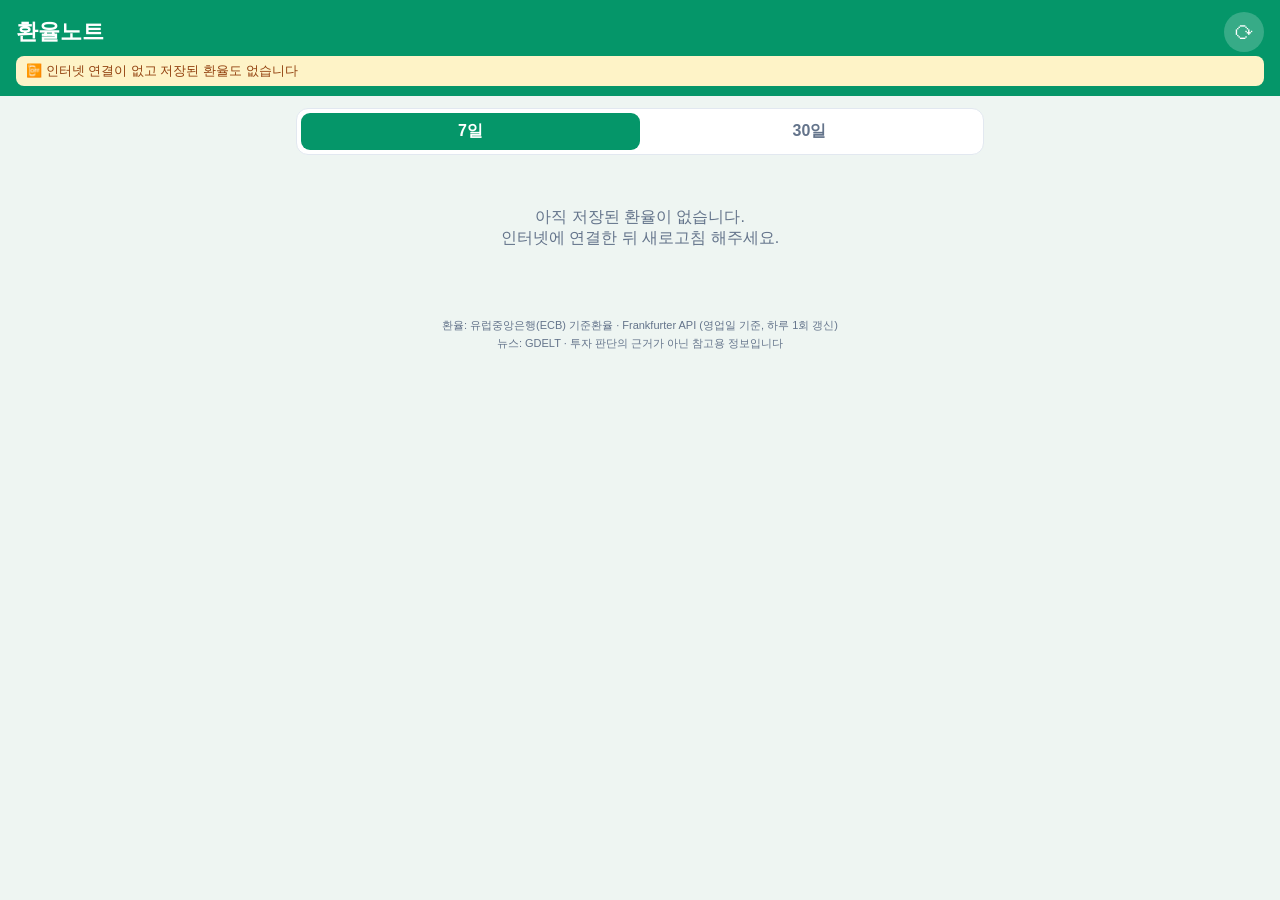
<file: exchange/index.html>
<!doctype html>
<html lang="ko">
<head>
<meta charset="utf-8">
<meta name="viewport" content="width=device-width, initial-scale=1, viewport-fit=cover">
<meta name="theme-color" content="#059669">
<meta name="apple-mobile-web-app-capable" content="yes">
<meta name="apple-mobile-web-app-title" content="환율노트">
<link rel="manifest" href="manifest.json">
<link rel="apple-touch-icon" href="icon-192.png">
<link rel="stylesheet" href="style.css">
<title>환율노트</title>
</head>
<body>
<header>
  <div class="top">
    <h1 id="title">환율노트</h1>
    <button id="refresh" aria-label="새로고침">⟳</button>
  </div>
  <div id="status" class="status"></div>
</header>

<main>
  <section id="list-view">
    <div class="tabs" id="list-tabs">
      <button data-p="7" class="on">7일</button><button data-p="30">30일</button>
    </div>
    <div id="overall" class="summary" hidden></div>
    <div id="list"></div>
  </section>

  <section id="detail-view" hidden>
    <button id="back" class="back">‹ 전체 통화</button>
    <div class="tabs" id="detail-tabs">
      <button data-p="7" class="on">7일</button><button data-p="30">30일</button>
    </div>
    <div id="detail"></div>
    <div class="card">
      <h2>📰 관련 뉴스 <small>(최근 7일)</small></h2>
      <div id="news"></div>
    </div>
  </section>
</main>

<footer>환율: 유럽중앙은행(ECB) 기준환율 · Frankfurter API (영업일 기준, 하루 1회 갱신)<br>뉴스: GDELT · 투자 판단의 근거가 아닌 참고용 정보입니다</footer>

<script src="app.js"></script>
</body>
</html>
</file>
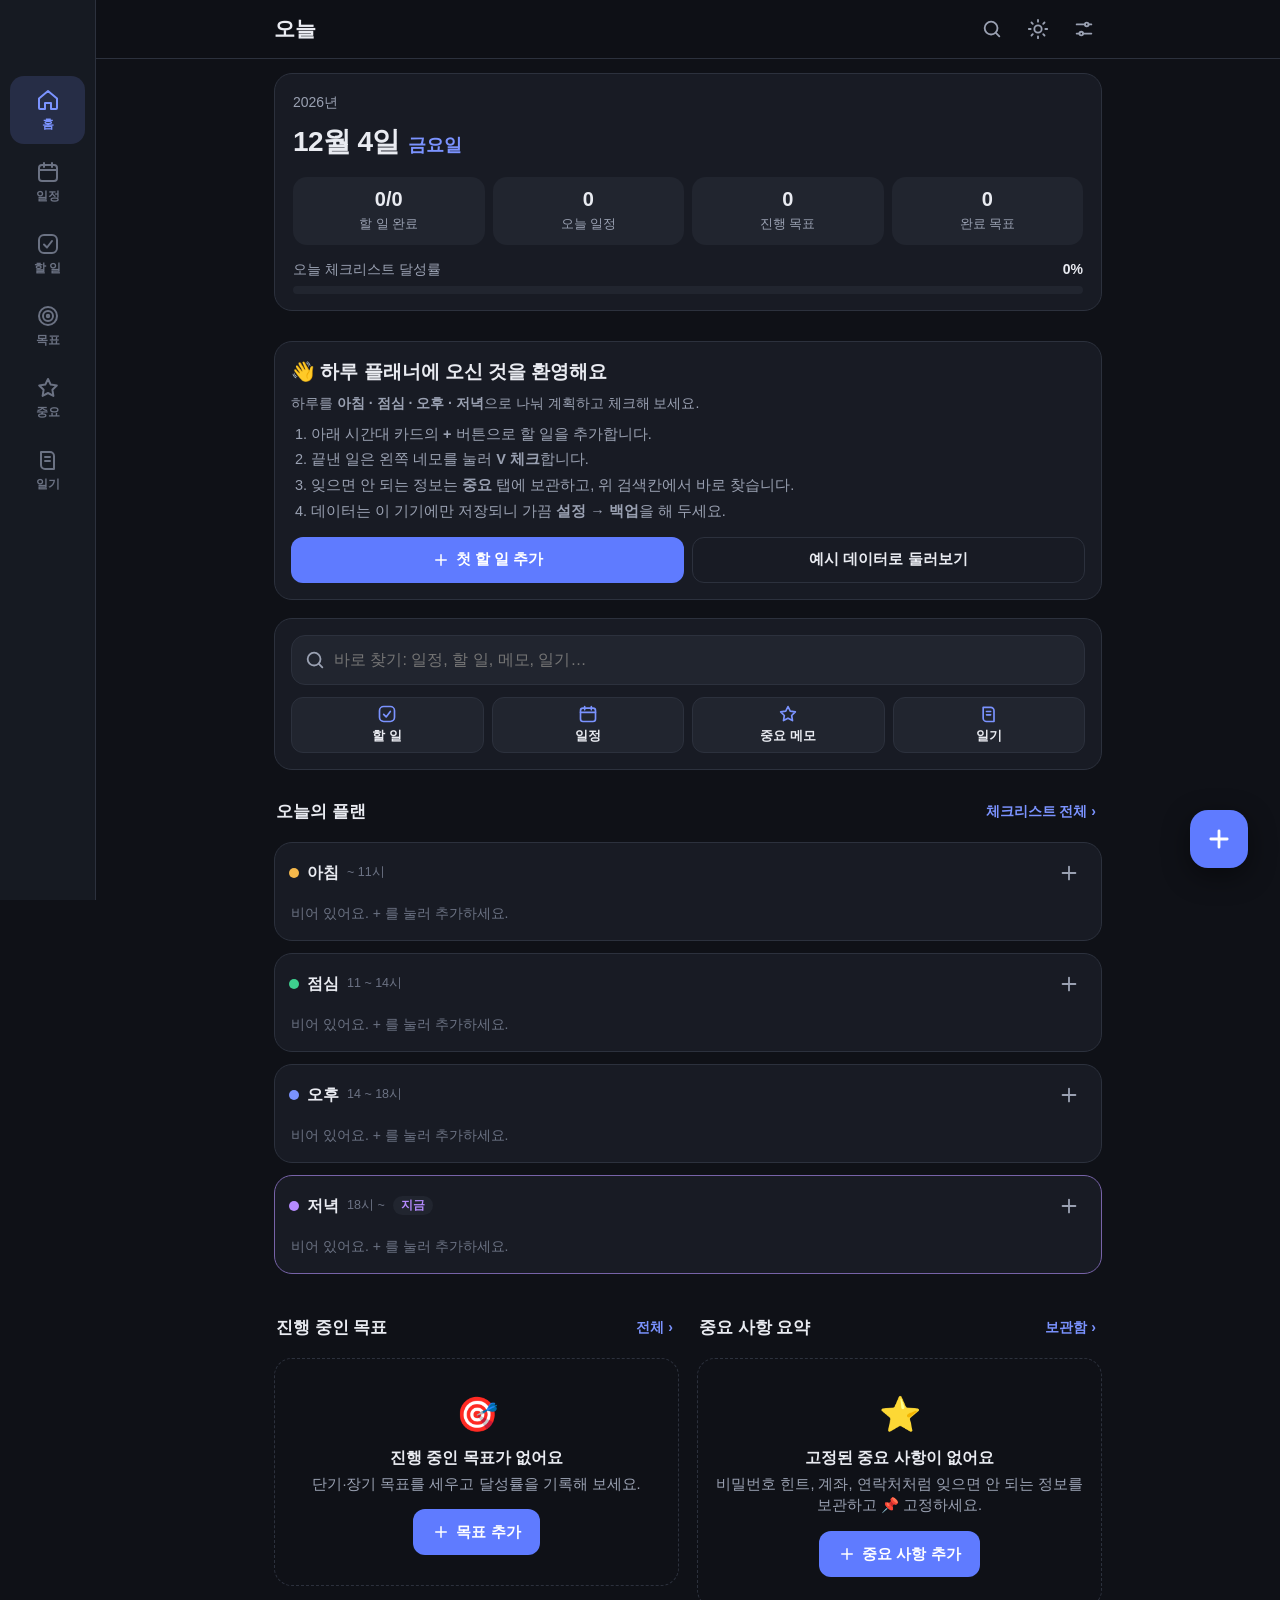
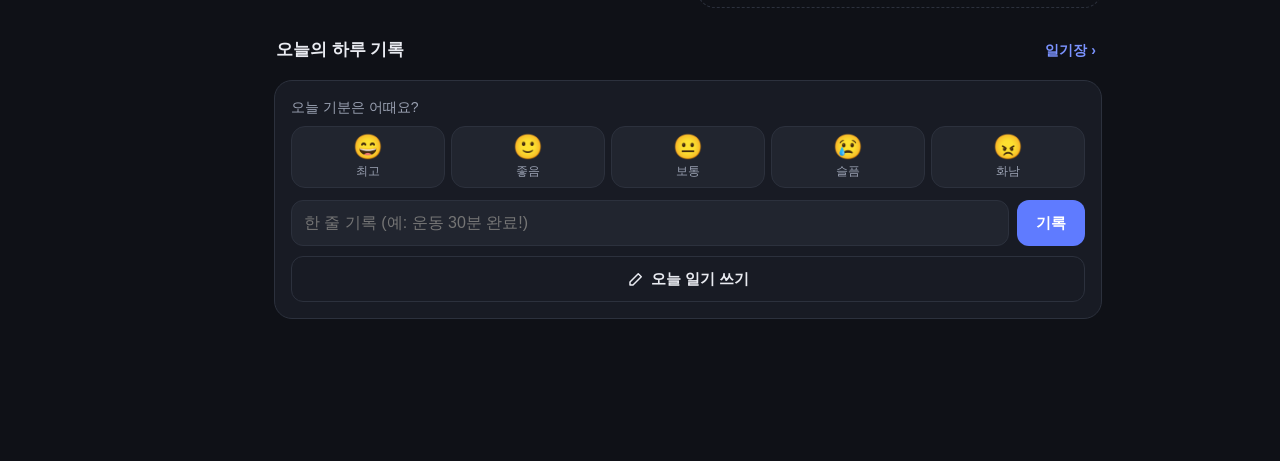
<file: planner/index.html>
<!doctype html>
<html lang="ko" data-theme="dark">
<head>
  <meta charset="utf-8">
  <meta name="viewport" content="width=device-width, initial-scale=1, viewport-fit=cover">
  <meta name="theme-color" content="#0f1117">
  <meta name="description" content="일정, 할 일, 목표, 중요 사항, 일기를 한곳에서 관리하는 개인 생활 플래너">
  <meta name="mobile-web-app-capable" content="yes">
  <meta name="apple-mobile-web-app-capable" content="yes">
  <meta name="apple-mobile-web-app-status-bar-style" content="black-translucent">
  <meta name="apple-mobile-web-app-title" content="하루 플래너">
  <title>하루 플래너</title>
  <link rel="manifest" href="manifest.webmanifest">
  <link rel="icon" href="icons/favicon.svg" type="image/svg+xml">
  <link rel="icon" href="icons/icon-192.png" sizes="192x192" type="image/png">
  <link rel="apple-touch-icon" href="icons/apple-touch-icon.png">
  <script>
    // 화면이 깜빡이지 않도록 저장된 테마를 먼저 적용
    try {
      var t = localStorage.getItem('haru:theme');
      if (t === 'light' || t === 'dark') document.documentElement.setAttribute('data-theme', t);
    } catch (e) {}
  </script>
  <link rel="stylesheet" href="style.css">
</head>
<body>
  <header class="topbar">
    <div class="topbar-inner">
      <h1 id="viewTitle">오늘</h1>
      <div class="top-actions">
        <button type="button" class="icon-btn" id="searchBtn" data-action="nav" data-view="search" aria-label="전체 검색" title="전체 검색"></button>
        <button type="button" class="icon-btn" id="themeBtn" data-action="theme" aria-label="다크/라이트 모드 전환" title="테마 전환"></button>
        <button type="button" class="icon-btn" id="settingsBtn" data-action="nav" data-view="more" aria-label="설정 및 백업" title="설정 · 백업"></button>
      </div>
    </div>
  </header>

  <main id="main" class="main" tabindex="-1"></main>

  <button type="button" id="fab" class="fab" data-action="fab" aria-label="새로 추가" hidden></button>

  <nav id="nav" class="nav" aria-label="주요 메뉴"></nav>

  <div id="modal" class="layer" hidden></div>
  <div id="confirm" class="layer layer-confirm" hidden></div>
  <div id="toast" class="toast-wrap" aria-live="polite"></div>

  <input type="file" id="importFile" accept="application/json,.json" hidden>

  <noscript>
    <p style="padding:24px;text-align:center">이 앱을 사용하려면 브라우저에서 JavaScript를 켜 주세요.</p>
  </noscript>

  <script src="script.js" defer></script>
</body>
</html>
</file>
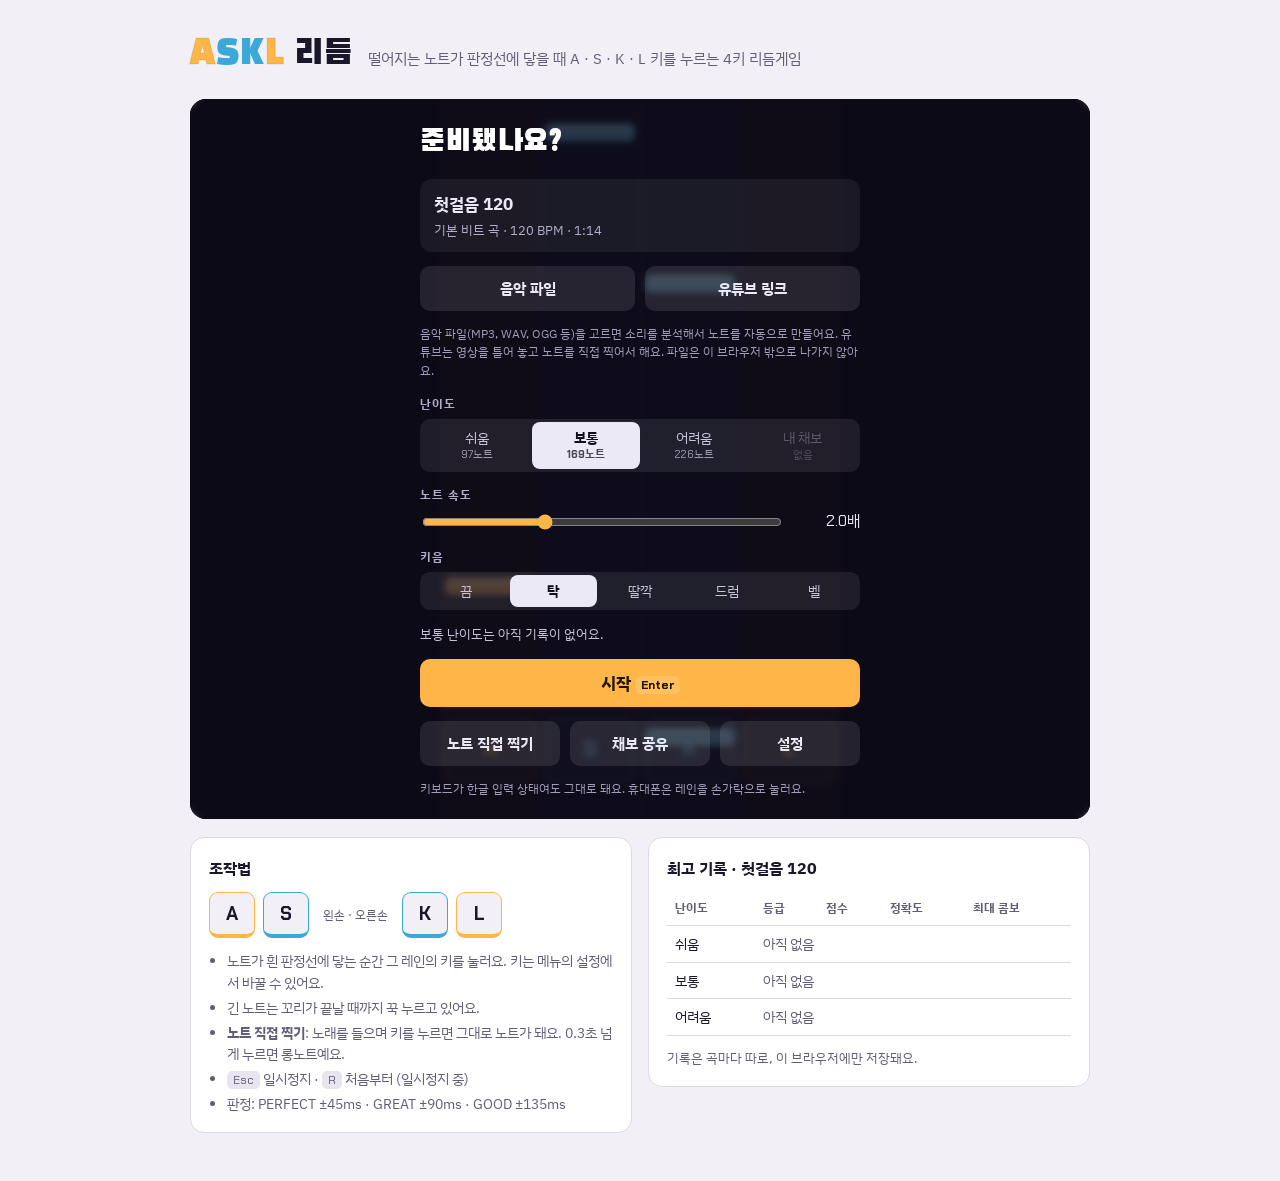
<file: rhythm/index.html>
<!doctype html>
<html lang="ko">
<head>
<meta charset="utf-8">
<meta name="viewport" content="width=device-width, initial-scale=1, viewport-fit=cover">
<title>ASKL 리듬</title>
<meta name="claude:viewport-fit-sides" content="cover">
<link rel="preconnect" href="https://fonts.googleapis.com">
<link rel="preconnect" href="https://fonts.gstatic.com" crossorigin>
<link rel="stylesheet" href="https://fonts.googleapis.com/css2?family=Black+Han+Sans&family=Chakra+Petch:wght@600;700&family=IBM+Plex+Sans+KR:wght@400;500;700&display=swap">
<style>
/* Layout: 가운데 세로 무대(4레인) 하나, 그 위에 메뉴/일시정지/결과 오버레이. 아래에 조작법과 최고 기록 */
:root {
  --bg: #f2f0f6;
  --panel: #ffffff;
  --ink: #1a1729;
  --muted: #625d76;
  --line: #dcd8e6;
  --accent: #c97700;
  --chip: #e8e5f0;
  --font-display: "Black Han Sans", "IBM Plex Sans KR", system-ui, sans-serif;
  --font-body: "IBM Plex Sans KR", "Apple SD Gothic Neo", "Malgun Gothic", system-ui, sans-serif;
  --font-num: "Chakra Petch", "IBM Plex Sans KR", system-ui, sans-serif;
  /* 무대는 두 테마 모두 같은 어두운 색 */
  --stage: #120f1f;
  --outer: #ffb547;
  --inner: #7fd6ff;
  --perfect: #ffe66d;
  --miss: #ff5c7a;
}
@media (prefers-color-scheme: dark) {
  :root:not([data-theme="light"]) {
    --bg: #0c0a14; --panel: #17142a; --ink: #ebe8f5; --muted: #a29cb8; --line: #2a2640; --accent: #ffb547; --chip: #211d36;
    color-scheme: dark;
  }
}
:root[data-theme="dark"] {
  --bg: #0c0a14; --panel: #17142a; --ink: #ebe8f5; --muted: #a29cb8; --line: #2a2640; --accent: #ffb547; --chip: #211d36;
  color-scheme: dark;
}
* { box-sizing: border-box; }
[hidden] { display: none !important; }
html.playing, html.playing body { overflow: hidden; overscroll-behavior: none; }
body {
  background: var(--bg); color: var(--ink); font-family: var(--font-body); font-size: 15px; line-height: 1.55;
  padding-left: max(16px, env(safe-area-inset-left, 0px));
  padding-right: max(16px, env(safe-area-inset-right, 0px));
  padding-block: 20px 40px;
}
.wrap { max-width: 900px; margin: 0 auto; display: flex; flex-direction: column; gap: 18px; }
header { display: flex; flex-wrap: wrap; align-items: baseline; gap: 4px 14px; }
h1 { font-family: var(--font-display); font-weight: 400; font-size: 34px; margin: 0; letter-spacing: .02em; }
h1 .o { color: var(--outer); -webkit-text-stroke: 1px #00000018; }
h1 .i { color: #3aa8d8; }
header p { margin: 0; color: var(--muted); }
h2 { font-size: 16px; margin: 0; }

.stage { position: relative; border-radius: 16px; overflow: hidden; background: var(--stage); touch-action: none; user-select: none; -webkit-user-select: none; }
#field { display: block; width: 100%; }
.ov {
  position: absolute; inset: 0; z-index: 2; display: flex; align-items: center; justify-content: center; padding: 16px;
  background: rgb(12 10 22 / .78); backdrop-filter: blur(3px); color: #ece9f7;
}
.box { width: min(440px, 100%); display: flex; flex-direction: column; gap: 14px; max-height: 100%; overflow-y: auto; }
.box h3 { font-family: var(--font-display); font-weight: 400; font-size: 30px; margin: 0; color: #fff; letter-spacing: .02em; }
.song { display: flex; flex-direction: column; gap: 2px; padding: 12px 14px; border-radius: 12px; background: rgb(255 255 255 / .06); }
.song b { font-size: 17px; }
.song span { font-size: 13px; color: #b3adc9; }
.row { display: flex; flex-direction: column; gap: 6px; }
.row > span { font-size: 12px; letter-spacing: .08em; color: #b3adc9; font-weight: 700; }
.seg { display: flex; background: rgb(255 255 255 / .08); border-radius: 10px; padding: 3px; }
.seg input { position: absolute; opacity: 0; pointer-events: none; }
.seg label { flex: 1; text-align: center; padding: 7px 6px; border-radius: 8px; cursor: pointer; font-size: 14px; color: #c9c4dc; line-height: 1.3; }
.seg label small { display: block; font-size: 11px; opacity: .75; font-family: var(--font-num); }
.seg input:checked + label { background: #ece9f7; color: #120f1f; font-weight: 700; }
.seg input:focus-visible + label { outline: 2px solid var(--outer); outline-offset: 1px; }
.slider { display: flex; align-items: center; gap: 12px; }
.slider input { flex: 1; accent-color: var(--outer); min-width: 0; }
.slider output { font-family: var(--font-num); font-size: 15px; min-width: 64px; text-align: right; font-variant-numeric: tabular-nums; }
.hint { font-size: 12px; color: #a39dba; margin: 0; }
.btns { display: flex; gap: 10px; flex-wrap: wrap; }
.btn {
  font: inherit; font-weight: 700; border: 0; border-radius: 10px; padding: 11px 18px; cursor: pointer;
  background: rgb(255 255 255 / .1); color: #ece9f7; flex: 1; white-space: nowrap;
}
.btn.main { background: var(--outer); color: #1b1200; font-size: 17px; }
.btn:hover { filter: brightness(1.1); }
.btn:focus-visible { outline: 3px solid var(--inner); outline-offset: 2px; }
kbd { font-family: var(--font-num); font-size: 12px; padding: 1px 6px; border-radius: 5px; background: rgb(255 255 255 / .14); }
.best { font-size: 13px; color: #c9c4dc; margin: 0; }
.txt {
  font: inherit; font-size: 14px; color: #fff; background: rgb(255 255 255 / .08); border: 1px solid rgb(255 255 255 / .18);
  border-radius: 10px; padding: 10px 12px; width: 100%; min-width: 0;
}
textarea.txt { font-family: ui-monospace, Consolas, monospace; font-size: 12px; resize: vertical; }
.txt:focus-visible { outline: 2px solid var(--outer); outline-offset: 1px; }
.btn:disabled { opacity: .4; cursor: not-allowed; filter: none; }
.seg input:disabled + label { opacity: .35; cursor: not-allowed; }
#yt-wrap { position: absolute; left: 10px; top: 40px; width: 224px; height: 200px; border-radius: 10px; overflow: hidden; background: #000; z-index: 1; }
#yt-wrap iframe, #yt-wrap > div { width: 100%; height: 100%; display: block; border: 0; }
@media (max-width: 700px) { #yt-wrap { width: 150px; height: 150px; top: 36px; left: 6px; opacity: .9; } }
.binds { display: grid; grid-template-columns: repeat(4, minmax(0, 1fr)); gap: 8px; }
.bind {
  font: inherit; font-family: var(--font-num); font-weight: 700; font-size: 18px; padding: 10px 4px; border-radius: 10px; cursor: pointer;
  background: rgb(255 255 255 / .06); color: #fff; border: 2px solid var(--c); display: flex; flex-direction: column; align-items: center; gap: 2px; min-width: 0;
}
.bind small { font-family: var(--font-body); font-size: 11px; font-weight: 500; color: #b3adc9; }
.bind.wait { background: var(--c); color: #120f1f; }
.bind.wait small { color: #120f1f; }
.bind:focus-visible { outline: 3px solid #fff; outline-offset: 2px; }
.seg.tight label { padding: 7px 2px; font-family: var(--font-num); font-size: 13px; }

.grade { display: flex; align-items: center; gap: 18px; }
.grade .g { font-family: var(--font-num); font-weight: 700; font-size: 76px; line-height: 1; color: var(--perfect); }
.grade .s b { display: block; font-family: var(--font-num); font-size: 32px; font-variant-numeric: tabular-nums; line-height: 1.1; }
.grade .s span { font-size: 13px; color: #b3adc9; }
.tag { display: inline-block; font-size: 12px; font-weight: 700; padding: 2px 9px; border-radius: 99px; background: var(--perfect); color: #241d00; margin-left: 6px; }
.counts { display: grid; grid-template-columns: repeat(4, minmax(0, 1fr)); gap: 8px; }
.counts div { padding: 8px; border-radius: 10px; background: rgb(255 255 255 / .06); text-align: center; }
.counts b { display: block; font-family: var(--font-num); font-size: 20px; font-variant-numeric: tabular-nums; }
.counts span { font-size: 11px; font-weight: 700; letter-spacing: .06em; }
.timing { font-size: 14px; color: #d6d1e8; margin: 0; }

.below { display: grid; grid-template-columns: minmax(0, 1fr) minmax(0, 1fr); gap: 16px; align-items: start; }
.card { background: var(--panel); border: 1px solid var(--line); border-radius: 14px; padding: 18px; display: flex; flex-direction: column; gap: 12px; min-width: 0; }
.keys { display: flex; gap: 8px; align-items: flex-end; }
.cap {
  width: 46px; height: 46px; border-radius: 9px; display: grid; place-items: center; font-family: var(--font-num); font-weight: 700; font-size: 19px;
  border: 1px solid var(--line); border-bottom-width: 4px; background: var(--bg);
}
.cap.o { border-color: var(--outer); }
.cap.i { border-color: #3aa8d8; }
.gap { padding: 0 6px; white-space: nowrap; text-align: center; color: var(--muted); font-size: 12px; align-self: center; }
.card ul { margin: 0; padding-left: 18px; color: var(--muted); font-size: 14px; display: flex; flex-direction: column; gap: 3px; }
table { width: 100%; border-collapse: collapse; font-size: 14px; font-variant-numeric: tabular-nums; }
th, td { text-align: left; padding: 7px 8px; border-bottom: 1px solid var(--line); white-space: nowrap; }
th { font-size: 12px; color: var(--muted); }
td.n { font-family: var(--font-num); }
.muted { color: var(--muted); font-size: 13px; margin: 0; }
@media (max-width: 680px) {
  .below { grid-template-columns: minmax(0, 1fr); }
  h1 { font-size: 28px; }
}
</style>
</head>
<body>

<div class="wrap">
  <header>
    <h1><span class="o">A</span><span class="i">S</span><span class="i">K</span><span class="o">L</span> 리듬</h1>
    <p>떨어지는 노트가 판정선에 닿을 때 A · S · K · L 키를 누르는 4키 리듬게임</p>
  </header>

  <div class="stage" id="stage">
    <canvas id="field" aria-label="리듬게임 화면"></canvas>
    <div id="yt-wrap" hidden><div id="yt-player"></div></div>

    <div class="ov" id="menu">
      <div class="box" id="menu-main">
        <h3>준비됐나요?</h3>
        <div class="song"><b id="song-name">첫걸음 120</b><span id="song-meta"></span></div>
        <div class="btns">
          <button class="btn" id="pick" type="button">음악 파일</button>
          <button class="btn" id="open-yt" type="button">유튜브 링크</button>
          <button class="btn" id="builtin" type="button" hidden>기본 곡으로</button>
        </div>
        <input type="file" id="file" accept="audio/*,.mp3,.ogg,.wav,.m4a,.flac,.aac" hidden>
        <p class="hint" id="song-hint">음악 파일(MP3, WAV, OGG 등)을 고르면 소리를 분석해서 노트를 자동으로 만들어요. 유튜브는 영상을 틀어 놓고 노트를 직접 찍어서 해요. 파일은 이 브라우저 밖으로 나가지 않아요.</p>
        <div class="row">
          <span>난이도</span>
          <div class="seg" role="radiogroup" aria-label="난이도">
            <input type="radio" name="diff" id="d-easy" value="easy"><label for="d-easy">쉬움<small id="c-easy"></small></label>
            <input type="radio" name="diff" id="d-normal" value="normal"><label for="d-normal">보통<small id="c-normal"></small></label>
            <input type="radio" name="diff" id="d-hard" value="hard"><label for="d-hard">어려움<small id="c-hard"></small></label>
            <input type="radio" name="diff" id="d-custom" value="custom"><label for="d-custom">내 채보<small id="c-custom"></small></label>
          </div>
        </div>
        <div class="row">
          <span>노트 속도</span>
          <div class="slider"><input type="range" id="speed" min="1" max="4" step="0.1"><output id="speed-o"></output></div>
        </div>
        <div class="row">
          <span>키음</span>
          <div class="seg" role="radiogroup" aria-label="키음 빠른 선택">
            <input type="radio" name="ks2" id="ks2-off" value="off"><label for="ks2-off">끔</label>
            <input type="radio" name="ks2" id="ks2-tap" value="tap"><label for="ks2-tap">탁</label>
            <input type="radio" name="ks2" id="ks2-click" value="click"><label for="ks2-click">딸깍</label>
            <input type="radio" name="ks2" id="ks2-drum" value="drum"><label for="ks2-drum">드럼</label>
            <input type="radio" name="ks2" id="ks2-bell" value="bell"><label for="ks2-bell">벨</label>
          </div>
        </div>
        <p class="best" id="best-line"></p>
        <div class="btns">
          <button class="btn main" id="go" type="button">시작 <kbd>Enter</kbd></button>
        </div>
        <div class="btns">
          <button class="btn" id="rec" type="button">노트 직접 찍기</button>
          <button class="btn" id="open-share" type="button">채보 공유</button>
          <button class="btn" id="open-set" type="button">설정</button>
        </div>
        <p class="hint">키보드가 한글 입력 상태여도 그대로 돼요. 휴대폰은 레인을 손가락으로 눌러요.</p>
      </div>

      <div class="box" id="menu-yt" hidden>
        <h3>유튜브로 하기</h3>
        <div class="row">
          <span>유튜브 주소</span>
          <input id="yt-url" class="txt" type="url" placeholder="https://www.youtube.com/watch?v=..." autocomplete="off" spellcheck="false">
        </div>
        <p class="hint" id="yt-hint">영상을 불러온 다음 <b>노트 직접 찍기</b>로 노래에 맞춰 키를 눌러 노트를 만들어요. 만든 노트는 저장돼서 다음에도 쓸 수 있어요. 광고가 나오면 광고가 끝난 뒤에 노트가 시작돼요.</p>
        <div class="btns">
          <button class="btn" id="yt-cancel" type="button">돌아가기</button>
          <button class="btn main" id="yt-load" type="button">불러오기</button>
        </div>
      </div>

      <div class="box" id="menu-share" hidden>
        <h3>채보 공유</h3>
        <p class="hint" id="share-info"></p>
        <textarea id="share-text" class="txt" rows="5" spellcheck="false" placeholder="받은 채보 코드를 여기에 붙여 넣으세요"></textarea>
        <div class="btns">
          <button class="btn" id="share-copy" type="button">내 채보 코드 복사</button>
          <button class="btn" id="share-load" type="button">붙여 넣은 코드 불러오기</button>
        </div>
        <div class="btns"><button class="btn main" id="share-close" type="button">돌아가기</button></div>
      </div>

      <div class="box" id="menu-set" hidden>
        <h3>설정</h3>
        <div class="row">
          <span>키 설정</span>
          <div class="binds" id="binds"></div>
          <p class="hint" id="bind-hint">바꿀 레인을 누르고 원하는 키를 누르세요. 이미 쓰는 키면 두 레인이 서로 바뀌어요.</p>
        </div>
        <div class="row">
          <span>키음</span>
          <div class="seg" role="radiogroup" aria-label="키음 종류">
            <input type="radio" name="ks" id="ks-off" value="off"><label for="ks-off">끔</label>
            <input type="radio" name="ks" id="ks-tap" value="tap"><label for="ks-tap">탁</label>
            <input type="radio" name="ks" id="ks-click" value="click"><label for="ks-click">딸깍</label>
            <input type="radio" name="ks" id="ks-drum" value="drum"><label for="ks-drum">드럼</label>
            <input type="radio" name="ks" id="ks-bell" value="bell"><label for="ks-bell">벨</label>
          </div>
          <div class="slider"><input type="range" id="ksvol" min="0" max="100" step="5" aria-label="키음 크기"><output id="ksvol-o"></output></div>
          <p class="hint">키를 누를 때마다 나는 소리예요. 고르면 미리 들려줘요. 드럼과 벨은 레인마다 소리가 달라요.</p>
        </div>
        <div class="row">
          <span>UI 크기</span>
          <div class="seg tight" role="radiogroup" aria-label="UI 크기">
            <input type="radio" name="ui" id="ui-100" value="100"><label for="ui-100">100%</label>
            <input type="radio" name="ui" id="ui-90" value="90"><label for="ui-90">90%</label>
            <input type="radio" name="ui" id="ui-80" value="80"><label for="ui-80">80%</label>
            <input type="radio" name="ui" id="ui-70" value="70"><label for="ui-70">70%</label>
            <input type="radio" name="ui" id="ui-60" value="60"><label for="ui-60">60%</label>
            <input type="radio" name="ui" id="ui-50" value="50"><label for="ui-50">50%</label>
          </div>
          <p class="hint">레인 폭, 노트, 키 칸, 글자 크기가 같이 줄어들어요.</p>
        </div>
        <div class="row">
          <span>판정선 위치</span>
          <div class="slider"><input type="range" id="judge" min="55" max="88" step="1"><output id="judge-o"></output></div>
          <p class="hint">화면 위에서부터의 위치예요. 숫자가 작을수록 판정선이 위로 올라가요.</p>
        </div>
        <div class="row">
          <span>싱크 조절</span>
          <div class="slider"><input type="range" id="offset" min="-150" max="150" step="5"><output id="offset-o"></output></div>
          <p class="hint">소리와 노트가 안 맞으면 조절하세요. 결과 화면에서 자동으로 맞춰 줄 수도 있어요.</p>
        </div>
        <div class="btns">
          <button class="btn" id="reset-set" type="button">기본값으로</button>
          <button class="btn main" id="close-set" type="button">완료</button>
        </div>
      </div>
    </div>

    <div class="ov" id="pause" hidden>
      <div class="box">
        <h3>일시정지</h3>
        <div class="btns">
          <button class="btn main" id="resume" type="button">계속 <kbd>Esc</kbd></button>
        </div>
        <div class="btns">
          <button class="btn" id="restart" type="button">처음부터 <kbd>R</kbd></button>
          <button class="btn" id="tomenu" type="button">메뉴로</button>
        </div>
        <div class="btns"><button class="btn" id="rec-save" type="button" hidden>여기까지 찍은 노트 저장</button></div>
      </div>
    </div>

    <div class="ov" id="recdone" hidden>
      <div class="box">
        <h3>노트를 찍었어요</h3>
        <p class="timing" id="rd-text"></p>
        <div class="btns"><button class="btn main" id="rd-play" type="button">바로 해보기 <kbd>Enter</kbd></button></div>
        <div class="btns">
          <button class="btn" id="rd-again" type="button">다시 찍기</button>
          <button class="btn" id="rd-menu" type="button">메뉴로</button>
        </div>
      </div>
    </div>

    <div class="ov" id="result" hidden>
      <div class="box">
        <div class="grade">
          <div class="g" id="r-grade">A</div>
          <div class="s"><b id="r-score">0</b><span id="r-sub"></span></div>
        </div>
        <div class="counts">
          <div><b id="r-p">0</b><span style="color:var(--perfect)">PERFECT</span></div>
          <div><b id="r-g">0</b><span style="color:var(--inner)">GREAT</span></div>
          <div><b id="r-o">0</b><span style="color:#b9f28a">GOOD</span></div>
          <div><b id="r-m">0</b><span style="color:var(--miss)">MISS</span></div>
        </div>
        <p class="timing" id="r-timing"></p>
        <div class="btns" id="sync-row" hidden><button class="btn" id="sync" type="button"></button></div>
        <div class="btns">
          <button class="btn main" id="again" type="button">다시 하기 <kbd>R</kbd></button>
          <button class="btn" id="back" type="button">메뉴로</button>
        </div>
      </div>
    </div>
  </div>

  <div class="below">
    <section class="card">
      <h2>조작법</h2>
      <div class="keys" aria-hidden="true">
        <div class="cap o" id="cap0">A</div><div class="cap i" id="cap1">S</div><div class="gap">왼손 · 오른손</div><div class="cap i" id="cap2">K</div><div class="cap o" id="cap3">L</div>
      </div>
      <ul>
        <li>노트가 흰 판정선에 닿는 순간 그 레인의 키를 눌러요. 키는 메뉴의 설정에서 바꿀 수 있어요.</li>
        <li>긴 노트는 꼬리가 끝날 때까지 꾹 누르고 있어요.</li>
        <li><b>노트 직접 찍기</b>: 노래를 들으며 키를 누르면 그대로 노트가 돼요. 0.3초 넘게 누르면 롱노트예요.</li>
        <li><kbd style="background:var(--chip)">Esc</kbd> 일시정지 · <kbd style="background:var(--chip)">R</kbd> 처음부터 (일시정지 중)</li>
        <li>판정: PERFECT ±45ms · GREAT ±90ms · GOOD ±135ms</li>
      </ul>
    </section>
    <section class="card">
      <h2 id="best-title">최고 기록</h2>
      <div id="bests"></div>
      <p class="muted">기록은 곡마다 따로, 이 브라우저에만 저장돼요.</p>
    </section>
  </div>
</div>

<script>
(() => {
const $ = s => document.querySelector(s);
const store = {
  get(k, d) { try { const v = localStorage.getItem(k); return v ? JSON.parse(v) : d; } catch (e) { return d; } },
  set(k, v) { try { localStorage.setItem(k, JSON.stringify(v)); } catch (e) {} }
};
const DEFAULT_KEYS = ['KeyA', 'KeyS', 'KeyK', 'KeyL'];
const KEY_NAMES = { Semicolon: ';', Quote: "'", Comma: ',', Period: '.', Slash: '/', BracketLeft: '[', BracketRight: ']', Backslash: '\\', Minus: '-', Equal: '=', Backquote: '`', Space: 'Space', ShiftLeft: 'L Shift', ShiftRight: 'R Shift', ControlLeft: 'L Ctrl', ControlRight: 'R Ctrl', AltLeft: 'L Alt', AltRight: 'R Alt', ArrowLeft: '←', ArrowRight: '→', ArrowUp: '↑', ArrowDown: '↓', CapsLock: 'Caps', Tab: 'Tab' };
const keyLabel = c => { let m = /^Key(.)$/.exec(c) || /^Digit(.)$/.exec(c); if (m) return m[1]; m = /^Numpad(.+)$/.exec(c); if (m) return 'N' + m[1]; return KEY_NAMES[c] || c; };
const COLORS = ['#ffb547', '#7fd6ff', '#7fd6ff', '#ffb547'];
const DIFF_NAME = { easy: '쉬움', normal: '보통', hard: '어려움', custom: '내 채보' };
const BPM = 120, BEAT = 60 / BPM, STEP = BEAT / 4, BAR = BEAT * 4, LEAD_IN = 3;
const W_P = 0.045, W_G = 0.09, W_O = 0.135;
const DEFAULTS = { diff: 'normal', speed: 2.0, offset: 0, ui: 100, judge: 84, keys: DEFAULT_KEYS.slice(), ks: 'tap', ksVol: 70 };
const cfg = Object.assign({}, DEFAULTS, store.get('askl.cfg', {}));
if (!Array.isArray(cfg.keys) || cfg.keys.length !== 4) cfg.keys = DEFAULT_KEYS.slice();
const saveCfg = () => store.set('askl.cfg', cfg);

/* ---------- 곡 만들기 (직접 합성하는 기본 비트) ---------- */
function rng(seed) { let s = seed >>> 0 || 1; return () => { s ^= s << 13; s >>>= 0; s ^= s >>> 17; s ^= s << 5; s >>>= 0; return s / 4294967296; }; }
const SECTIONS = [['intro', 4, 0], ['verse', 8, 1], ['chorus', 8, 2], ['break', 4, 0.5], ['chorus', 8, 2], ['outro', 4, 1]];
const CHORDS = [45, 41, 48, 43]; // Am F C G
const SCALE = [57, 60, 62, 64, 67, 69, 72, 74, 76, 79];
const pick = (R, w) => { let x = R(); for (const [v, p] of w) { if ((x -= p) <= 0) return v; } return w[w.length - 1][0]; };
const walk = (R, d) => Math.max(0, Math.min(SCALE.length - 1, d + [-2, -1, -1, 0, 1, 1, 2][Math.floor(R() * 7)]));
function makeMotif(R, name) {
  const W = name === 'chorus' ? [[1, .14], [2, .52], [4, .24], [6, .10]] : name === 'break' ? [[4, .5], [8, .5]] : [[2, .45], [4, .38], [8, .12], [1, .05]];
  const out = []; let step = 0, deg = 4 + Math.floor(R() * 3);
  while (step < 32) {
    let len = pick(R, W);
    if (len === 1) {
      deg = walk(R, deg); out.push({ step, len: 1, deg });
      deg = walk(R, deg); out.push({ step: step + 1, len: 1, deg });
      step += 2; continue;
    }
    if (step + len > 32) len = 32 - step;
    const rest = step > 0 && R() < (name === 'break' ? 0.25 : 0.12);
    if (!rest) { deg = walk(R, deg); out.push({ step, len, deg }); }
    step += len;
  }
  return out;
}
function vary(R, m) { const c = m.map(n => ({ ...n })); for (let i = Math.max(0, c.length - 3); i < c.length; i++) c[i].deg = walk(R, c[i].deg); return c; }
function buildSong() {
  const R = rng(7741), ev = { kick: [], snare: [], hat: [], bass: [], lead: [] }, secs = [], motifs = {};
  let bar = 0;
  for (const [name, bars, energy] of SECTIONS) {
    const s0 = bar * BAR; secs.push({ name, start: s0, end: (bar + bars) * BAR, energy });
    for (let b = 0; b < bars; b++, bar++) {
      const t0 = bar * BAR, root = CHORDS[bar % 4];
      for (let beat = 0; beat < 4; beat++) {
        const tb = t0 + beat * BEAT;
        if (name === 'intro') { if (beat === 0 || (b >= 2 && beat === 2)) ev.kick.push(tb); }
        else if (energy >= 2) ev.kick.push(tb);
        else if (beat === 0 || beat === 2) ev.kick.push(tb);
        if (name !== 'intro' && (beat === 1 || beat === 3)) ev.snare.push(tb);
        const hs = energy >= 2 ? 4 : 2;
        for (let h = 0; h < hs; h++) ev.hat.push({ t: tb + h * BEAT / hs, open: energy >= 2 && h === 2 });
      }
      if (name !== 'intro' || b >= 2) {
        for (let e = 0; e < 8; e++) if (energy >= 1 || e % 2 === 0) ev.bass.push({ t: t0 + e * BEAT / 2, len: BEAT / 2 * 0.85, midi: root + (e === 7 && energy >= 2 ? 12 : 0) });
      }
    }
    if (name === 'verse' || name === 'chorus' || name === 'break') {
      if (!motifs[name]) motifs[name] = [makeMotif(R, name), makeMotif(R, name)];
      const [A, B] = motifs[name];
      const order = bars === 8 ? [A, B, A, vary(R, B)] : [A, vary(R, A)];
      order.forEach((m, i) => m.forEach(n => ev.lead.push({ t: s0 + i * 2 * BAR + n.step * STEP, len: n.len * STEP, deg: n.deg, midi: SCALE[n.deg], sec: name, step: n.step })));
    }
  }
  ev.kick.push(bar * BAR); ev.bass.push({ t: bar * BAR, len: 1.4, midi: 45 });
  return { ev, secs, length: bar * BAR + 1.6 };
}

/* ---------- 채보 만들기 (난이도별) ---------- */
function buildChart(song, diff) {
  const R = rng({ easy: 11, normal: 22, hard: 33 }[diff]);
  const D = {
    easy: { grid: 4, minGap: 0.48, hold: 8, holdP: 0.7, chord: 0 },
    normal: { grid: 2, minGap: 0.12, hold: 4, holdP: 0.55, chord: 0.5 },
    hard: { grid: 1, minGap: 0.06, hold: 4, holdP: 0.7, chord: 1 }
  }[diff];
  const src = [];
  song.ev.lead.forEach(n => {
    const onGrid = n.step % D.grid === 0 || (diff === 'normal' && n.sec === 'chorus' && n.len === 1);
    if (onGrid) src.push({ t: n.t, len: n.len, deg: n.deg, step: n.step, sec: n.sec, kind: 'lead' });
  });
  song.secs.filter(s => s.name === 'intro' || s.name === 'outro').forEach(s => {
    song.ev.kick.filter(t => t >= s.start && t < s.end).forEach(t => src.push({ t, kind: 'kick' }));
    if (diff !== 'easy') song.ev.snare.filter(t => t >= s.start && t < s.end).forEach(t => src.push({ t, kind: 'snare' }));
  });
  if (diff === 'hard') { // 어려움: 벌스·후렴의 스네어도 노트로
    song.secs.filter(s => s.name === 'verse' || s.name === 'chorus').forEach(s => {
      song.ev.snare.filter(t => t >= s.start && t < s.end && !src.some(e => Math.abs(e.t - t) < 0.1)).forEach(t => src.push({ t, kind: 'snare' }));
    });
  }
  src.sort((a, b) => a.t - b.t);
  const notes = [], free = [0, 0, 0, 0];
  let lastT = -9, prevLane = 1, prevDeg = null, holdUntil = 0, side = 0;
  const near = (lane, t) => { // 같은 레인 연타(너무 빠른) 피하기
    const order = [lane, lane + 1, lane - 1, lane + 2, lane - 2, lane + 3, lane - 3].filter(l => l >= 0 && l < 4);
    for (const l of order) if (free[l] <= t - 0.02 && !(l === prevLane && t - lastT < 0.3)) return l;
    for (const l of order) if (free[l] <= t - 0.02) return l;
    return -1;
  };
  for (const e of src) {
    if (e.t - lastT < D.minGap - 1e-6) continue;
    if (diff !== 'hard' && e.t < holdUntil - 1e-6) continue;
    let lane;
    if (e.kind === 'kick') { lane = side ? 3 : 0; side ^= 1; }
    else if (e.kind === 'snare') lane = side ? 2 : 1;
    else if (prevDeg === null) lane = 1;
    else { const d = e.deg - prevDeg; lane = prevLane + (d > 0 ? (d > 1 ? 2 : 1) : d < 0 ? (d < -1 ? -2 : -1) : 0); if (lane > 3) lane = 2 - Math.floor(R() * 2); if (lane < 0) lane = 1 + Math.floor(R() * 2); }
    lane = near(lane, e.t);
    if (lane < 0) continue;
    const n = { t: e.t, lane, end: null };
    if (e.kind === 'lead' && e.len >= D.hold * STEP && R() < D.holdP) {
      n.end = e.t + Math.max(0.3, e.len - STEP * 1.5);
      if (diff !== 'hard') holdUntil = n.end + 0.05;
    }
    free[lane] = (n.end || n.t) + 0.12;
    notes.push(n);
    if (D.chord && e.kind === 'lead' && !n.end && (diff === 'hard' ? e.sec !== 'break' && e.step % 4 === 0 && R() < (e.sec === 'chorus' ? 0.7 : 0.35) : e.sec === 'chorus' && e.step % 8 === 0 && R() < (e.step % 16 === 0 ? D.chord : D.chord * 0.4))) {
      const opts = lane < 2 ? [2, 3] : [0, 1];
      const l2 = opts[Math.floor(R() * 2)];
      if (free[l2] <= e.t - 0.02) { notes.push({ t: e.t, lane: l2, end: null }); free[l2] = e.t + 0.12; }
    }
    lastT = e.t; prevLane = lane; if (e.kind === 'lead') prevDeg = e.deg;
  }
  return notes.sort((a, b) => a.t - b.t || a.lane - b.lane);
}

const SONG = buildSong();
const CHARTS = { easy: buildChart(SONG, 'easy'), normal: buildChart(SONG, 'normal'), hard: buildChart(SONG, 'hard') };
const BUILTIN = { id: 'builtin', name: '첫걸음 120', meta: '기본 비트 곡 · 120 BPM', length: SONG.length, charts: CHARTS, idle0: 10, comp: true, play: (ac, out, t0) => scheduleSong(ac, out, t0, SONG) };
let CUR = BUILTIN;
const safeClose = ac => { try { if (ac && ac.state !== 'closed') { const r = ac.close(); if (r && r.catch) r.catch(() => {}); } } catch (e) {} };
/* 내가 찍은 채보 저장 */
const r3 = v => Math.round(v * 1000) / 1000;
const allCharts = () => store.get('askl.charts', {});
function savedChart(id) { const c = allCharts()[id]; return c && Array.isArray(c.notes) ? c.notes.map(([t, lane, end]) => ({ t, lane, end: end == null ? null : end })) : null; }
function saveChart(id, notes, name) { const a = allCharts(); a[id] = { name, date: Date.now(), notes: notes.map(n => n.end ? [r3(n.t), n.lane, r3(n.end)] : [r3(n.t), n.lane]) }; store.set('askl.charts', a); }
function attachCustom(song) { const c = savedChart(song.id); if (c && c.length) song.charts.custom = c; else delete song.charts.custom; }
attachCustom(BUILTIN);
const hasChart = d => !!(CUR.charts[d] && CUR.charts[d].length);

/* ---------- 소리 ---------- */
const mtof = m => 440 * Math.pow(2, (m - 69) / 12);
function scheduleSong(ac, out, t0, song) {
  const nb = ac.createBuffer(1, Math.floor(ac.sampleRate * 0.5), ac.sampleRate);
  const nd = nb.getChannelData(0); for (let i = 0; i < nd.length; i++) nd[i] = Math.random() * 2 - 1;
  const env = (g, t, peak, a, d) => { g.gain.setValueAtTime(0.0001, t); g.gain.exponentialRampToValueAtTime(peak, t + a); g.gain.exponentialRampToValueAtTime(0.0001, t + a + d); };
  const noise = (t, dur, type, freq, peak) => {
    const s = ac.createBufferSource(); s.buffer = nb;
    const f = ac.createBiquadFilter(); f.type = type; f.frequency.value = freq;
    const g = ac.createGain(); env(g, t, peak, 0.002, dur);
    s.connect(f).connect(g).connect(out); s.start(t); s.stop(t + dur + 0.05);
  };
  song.ev.kick.forEach(x => {
    const t = t0 + x, o = ac.createOscillator(), g = ac.createGain();
    o.frequency.setValueAtTime(150, t); o.frequency.exponentialRampToValueAtTime(45, t + 0.12);
    env(g, t, 0.9, 0.003, 0.28); o.connect(g).connect(out); o.start(t); o.stop(t + 0.35);
  });
  song.ev.snare.forEach(x => {
    const t = t0 + x; noise(t, 0.16, 'highpass', 1600, 0.42);
    const o = ac.createOscillator(), g = ac.createGain(); o.type = 'triangle'; o.frequency.value = 190;
    env(g, t, 0.25, 0.002, 0.08); o.connect(g).connect(out); o.start(t); o.stop(t + 0.12);
  });
  song.ev.hat.forEach(h => noise(t0 + h.t, h.open ? 0.16 : 0.035, 'highpass', 7500, h.open ? 0.09 : 0.11));
  song.ev.bass.forEach(b => {
    const t = t0 + b.t, o = ac.createOscillator(), f = ac.createBiquadFilter(), g = ac.createGain();
    o.type = 'sawtooth'; o.frequency.value = mtof(b.midi); f.type = 'lowpass'; f.frequency.value = 520; f.Q.value = 4;
    env(g, t, 0.2, 0.01, b.len); o.connect(f).connect(g).connect(out); o.start(t); o.stop(t + b.len + 0.05);
  });
  song.ev.lead.forEach(n => {
    const t = t0 + n.t, f = ac.createBiquadFilter(), g = ac.createGain();
    f.type = 'lowpass'; f.frequency.value = 2600; f.Q.value = 2;
    g.gain.setValueAtTime(0.0001, t); g.gain.exponentialRampToValueAtTime(0.11, t + 0.01);
    g.gain.setValueAtTime(0.11, t + Math.max(0.02, n.len * 0.7)); g.gain.exponentialRampToValueAtTime(0.0001, t + n.len + 0.06);
    [['square', 0], ['sawtooth', 7]].forEach(([type, det]) => {
      const o = ac.createOscillator(); o.type = type; o.frequency.value = mtof(n.midi); o.detune.value = det;
      o.connect(f); o.start(t); o.stop(t + n.len + 0.1);
    });
    f.connect(g).connect(out);
  });
}

/* ---------- 게임 상태 ---------- */
const cv = $('#field'), ctx = cv.getContext('2d');
let W = 0, H = 0, laneW = 80, x0 = 0, judgeY = 0, U = 1, keyH = 60;
let G = null;
function fit() {
  W = cv.parentElement.clientWidth;
  H = Math.round(Math.max(440, Math.min(760, innerHeight * 0.8)));
  const dpr = window.devicePixelRatio || 1;
  cv.width = Math.round(W * dpr); cv.height = Math.round(H * dpr); cv.style.height = H + 'px';
  ctx.setTransform(dpr, 0, 0, dpr, 0, 0);
  U = cfg.ui / 100;
  laneW = Math.min(Math.round(100 * U), Math.floor((W - 24) / 4)); x0 = Math.round((W - laneW * 4) / 2);
  if (CUR.kind === 'yt' && W > 700) x0 = Math.min(Math.max(x0, 246), W - laneW * 4 - 8);
  keyH = Math.round(64 * U);
  judgeY = Math.min(Math.round(H * cfg.judge / 100), H - keyH - 24);
}
const songTime = () => G.clock();
const showOv = id => ['menu', 'pause', 'result', 'recdone'].forEach(k => { $('#' + k).hidden = k !== id; });

/* 유튜브 영상 시간: 플레이어가 알려주는 시간을 부드럽게 이어 붙여요 */
function ytClock(g) {
  const now = performance.now();
  if (!g.started) return Math.min(-0.001, (now - g.countEnd) / 1000);
  let st = -1, cur = 0;
  try { st = yt.player.getPlayerState(); cur = yt.player.getCurrentTime(); } catch (e) {}
  const off = cfg.offset / 1000;
  if (st === 1) {
    if (!g.anc) g.anc = { base: cur, at: now, raw: cur };
    else if (cur !== g.anc.raw) {
      const pred = g.anc.base + (now - g.anc.at) / 1000, err = cur - pred;
      g.anc = Math.abs(err) > 0.15 ? { base: cur, at: now, raw: cur } : { base: pred + err * 0.2, at: now, raw: cur };
    }
    return g.anc.base + (now - g.anc.at) / 1000 - off;
  }
  g.anc = null; return cur - off;
}
const ytState = () => { try { return yt.player.getPlayerState(); } catch (e) { return -1; } };

function start(rec) {
  rec = rec === true;
  if (!rec && !hasChart(cfg.diff)) return;
  if (CUR.kind === 'yt' && !(yt.player && yt.ready)) return;
  if (G && G.ac) { safeClose(G.ac); }
  let ac;
  try { ac = new (window.AudioContext || window.webkitAudioContext)({ latencyHint: 'interactive' }); } catch (e) { ac = null; }
  if (!ac) { $('#best-line').textContent = '이 브라우저에서는 소리를 낼 수 없어요.'; return; }
  const master = ac.createGain(); master.gain.value = CUR.comp ? 0.8 : 0.9;
  if (CUR.comp) { const comp = ac.createDynamicsCompressor(); comp.connect(ac.destination); master.connect(comp); } else master.connect(ac.destination);
  const t0 = ac.currentTime + LEAD_IN;
  let clock, ytg = null;
  if (CUR.kind === 'yt') {
    try { yt.player.pauseVideo(); yt.player.seekTo(0, true); } catch (e) {}
    ytg = { started: false, countEnd: performance.now() + LEAD_IN * 1000, anc: null };
    clock = () => ytClock(ytg);
  } else {
    CUR.play(ac, master, t0);
    clock = () => ac.currentTime - t0 - ((ac.outputLatency || 0) + cfg.offset / 1000);
  }
  const notes = rec ? [] : CUR.charts[cfg.diff].map(n => ({ ...n, state: 0 }));
  const lanes = [[], [], [], []]; notes.forEach(n => lanes[n.lane].push(n));
  G = {
    ac, master, t0, notes, lanes, laneIdx: [0, 0, 0, 0], holding: [null, null, null, null], pressed: [false, false, false, false],
    counts: { p: 0, g: 0, o: 0, m: 0 }, combo: 0, maxCombo: 0, sum: 0, judged: 0,
    total: notes.length + notes.filter(n => n.end).length, deltas: [], paused: false, done: false, fx: [], jt: null, flash: [0, 0, 0, 0], diff: rec ? 'custom' : cfg.diff, song: CUR,
    clock, yt: ytg, rec, recOpen: [null, null, null, null]
  };
  if (document.activeElement && document.activeElement.blur) document.activeElement.blur();
  showOv(null);
  document.documentElement.classList.add('playing');
  $('#stage').scrollIntoView({ block: 'center' });
}
function judge(kind, delta) {
  G.counts[kind]++; G.sum += { p: 1, g: 0.7, o: 0.4, m: 0 }[kind]; G.judged++;
  if (kind === 'm') G.combo = 0; else { G.combo++; if (G.combo > G.maxCombo) G.maxCombo = G.combo; }
  if (delta != null) G.deltas.push(delta);
  G.jt = { kind, at: performance.now(), delta };
}
const burst = (l, kind) => G.fx.push({ l, at: performance.now(), kind });
function press(l) {
  G.pressed[l] = true; G.flash[l] = performance.now();
  keySound(G.ac, l);
  if (G.rec) { const t = songTime(); if (t >= 0) { G.recOpen[l] = { t, lane: l }; burst(l, 'p'); } return; }
  const t = songTime(), n = G.lanes[l][G.laneIdx[l]];
  if (!n) return;
  const d = t - n.t, a = Math.abs(d);
  if (a > W_O) return; // 너무 이르면 무시
  const k = a <= W_P ? 'p' : a <= W_G ? 'g' : 'o';
  judge(k, d); burst(l, k); G.laneIdx[l]++;
  if (n.end) { n.state = 1; G.holding[l] = n; } else n.state = 2;
}
function release(l) {
  G.pressed[l] = false;
  if (G.rec) {
    const o = G.recOpen[l]; if (!o) return; G.recOpen[l] = null;
    const t = songTime(); G.notes.push({ t: o.t, lane: l, end: t - o.t >= 0.3 ? t : null }); return;
  }
  const h = G.holding[l]; if (!h) return;
  if (songTime() >= h.end - 0.12) { judge('p'); burst(l, 'p'); } else judge('m');
  h.state = 2; G.holding[l] = null;
}
function update() {
  if (!G || G.paused || G.done) return;
  if (G.yt) {
    if (!G.yt.started && performance.now() >= G.yt.countEnd) { G.yt.started = true; try { yt.player.playVideo(); } catch (e) {} }
    if (!isFinite(G.song.length)) { try { const d = yt.player.getDuration(); if (d > 0) G.song.length = d + 0.5; } catch (e) {} }
    if (G.yt.started && ytState() === 0) { finish(); return; }
  }
  const t = songTime();
  if (G.rec) { if (t > G.song.length) finish(); return; }
  for (let l = 0; l < 4; l++) {
    const L = G.lanes[l];
    while (G.laneIdx[l] < L.length) {
      const n = L[G.laneIdx[l]];
      if (t - n.t > W_O) { n.state = 2; judge('m'); if (n.end) judge('m'); G.laneIdx[l]++; } else break;
    }
    const h = G.holding[l];
    if (h && t >= h.end) { h.state = 2; judge('p'); burst(l, 'p'); G.holding[l] = null; }
  }
  if (t > G.song.length) finish();
}
function pause() {
  if (!G || G.done || G.paused) return;
  G.paused = true; try { G.ac.suspend(); } catch (e) {}
  if (G.yt) { if (G.yt.started) { try { yt.player.pauseVideo(); } catch (e) {} } else G.yt.left = G.yt.countEnd - performance.now(); }
  $('#rec-save').hidden = !G.rec;
  document.documentElement.classList.remove('playing');
  showOv('pause');
}
function resume() {
  if (!G || !G.paused) return;
  G.paused = false; G.pressed = [false, false, false, false];
  try { G.ac.resume(); } catch (e) {}
  if (G.yt) { if (G.yt.started) { try { yt.player.playVideo(); } catch (e) {} } else G.yt.countEnd = performance.now() + (G.yt.left || 0); }
  document.documentElement.classList.add('playing');
  showOv(null);
}
function quitToMenu() {
  setView(false);
  if (G && G.yt) { try { yt.player.pauseVideo(); } catch (e) {} }
  if (G && G.ac) { safeClose(G.ac); }
  G = null; document.documentElement.classList.remove('playing');
  refreshMenu(); showOv('menu');
}
function cleanRec(list, tEnd) {
  const out = list.concat(G.recOpen.filter(Boolean).map(o => ({ t: o.t, lane: o.lane, end: tEnd - o.t >= 0.3 ? tEnd : null })))
    .filter(n => n.t >= 0).sort((a, b) => a.t - b.t);
  const last = [null, null, null, null], keep = [];
  for (const n of out) {
    const p = last[n.lane];
    if (p && n.t - p.t < 0.04) continue;
    if (p && p.end && p.end > n.t - 0.05) { p.end = n.t - 0.05; if (p.end - p.t < 0.3) p.end = null; }
    keep.push(n); last[n.lane] = n;
  }
  return keep;
}
function finishRec() {
  const notes = cleanRec(G.notes, songTime());
  const ok = notes.length >= 4;
  if (ok) { saveChart(G.song.id, notes, G.song.name); G.song.charts.custom = savedChart(G.song.id); cfg.diff = 'custom'; saveCfg(); }
  const holds = notes.filter(n => n.end).length;
  $('#rd-text').textContent = ok ? `"${G.song.name}"에 노트 ${notes.length}개(롱노트 ${holds}개)를 저장했어요. 난이도에서 '내 채보'를 고르면 언제든 할 수 있어요.` : '찍은 노트가 너무 적어서 저장하지 않았어요. 다시 찍어 주세요.';
  $('#rd-play').disabled = !ok;
  refreshMenu(); renderBests();
  showOv('recdone');
  if (ok) $('#rd-play').focus({ preventScroll: true });
}
function finish() {
  G.paused = false; G.done = true;
  document.documentElement.classList.remove('playing');
  if (G.yt) { try { yt.player.pauseVideo(); } catch (e) {} }
  const ac = G.ac;
  try { G.master.gain.setTargetAtTime(0.0001, ac.currentTime, 0.4); setTimeout(() => { safeClose(ac); }, 2000); } catch (e) {}
  if (G.rec) { finishRec(); return; }
  const acc = G.sum / G.total * 100, score = Math.round(1e6 * G.sum / G.total);
  const grade = acc >= 95 ? 'S' : acc >= 90 ? 'A' : acc >= 80 ? 'B' : acc >= 70 ? 'C' : 'D';
  const fc = G.counts.m === 0;
  const bests = getBests(G.song.id), prev = bests[G.diff];
  const isNew = !prev || score > prev.score;
  if (isNew) { bests[G.diff] = { score, grade, acc: Math.round(acc * 10) / 10, combo: G.maxCombo, fc, date: Date.now() }; setBests(G.song.id, bests); }
  $('#r-grade').textContent = grade;
  $('#r-score').innerHTML = score.toLocaleString('ko-KR') + (isNew ? '<span class="tag">최고 기록</span>' : '');
  $('#r-sub').textContent = `${G.song.name} · ${DIFF_NAME[G.diff]} · 정확도 ${acc.toFixed(1)}% · 최대 콤보 ${G.maxCombo}${fc ? ' · 풀콤보!' : ''}`;
  ['p', 'g', 'o', 'm'].forEach(k => { $('#r-' + k).textContent = G.counts[k]; });
  const ds = G.deltas;
  if (ds.length >= 10) {
    const avg = ds.reduce((a, b) => a + b, 0) / ds.length * 1000;
    const a = Math.round(Math.abs(avg));
    $('#r-timing').textContent = a < 10 ? `타이밍이 잘 맞았어요. 평균 ${a}ms 차이예요.` : `평균 ${a}ms ${avg > 0 ? '늦게' : '빨리'} 눌렀어요.`;
    const next = Math.max(-150, Math.min(150, Math.round((cfg.offset + avg) / 5) * 5));
    $('#sync-row').hidden = a < 15 || next === cfg.offset;
    $('#sync').textContent = `싱크 자동 맞추기 (${cfg.offset}ms → ${next}ms)`;
    $('#sync').onclick = () => { cfg.offset = next; saveCfg(); refreshMenu(); $('#sync-row').hidden = true; $('#r-timing').textContent = `싱크를 ${next}ms로 바꿨어요. 다시 해보세요.`; };
  } else { $('#r-timing').textContent = ''; $('#sync-row').hidden = true; }
  renderBests();
  showOv('result');
  $('#again').focus({ preventScroll: true });
}

/* ---------- 입력 ---------- */
const playing = () => G && !G.done && !G.paused;
document.addEventListener('keydown', e => {
  if (capturing >= 0) { captureKey(e); return; }
  const l = cfg.keys.indexOf(e.code);
  if (playing()) {
    if (l >= 0) { e.preventDefault(); if (!e.repeat && !G.pressed[l]) press(l); return; }
    if (e.code === 'Escape') { e.preventDefault(); pause(); return; }
    if (['Space', 'ArrowUp', 'ArrowDown', 'PageUp', 'PageDown', 'Home', 'End', 'Enter'].includes(e.code)) e.preventDefault();
    return;
  }
  if (G && G.paused && !G.done) {
    if (e.code === 'Escape') { e.preventDefault(); resume(); }
    else if (e.code === 'KeyR') { e.preventDefault(); start(G.rec); }
    return;
  }
  if (!$('#menu').hidden && !$('#menu-main').hidden && (e.code === 'Enter' || e.code === 'NumpadEnter')) { e.preventDefault(); start(); }
  else if (!$('#menu').hidden && !$('#menu-yt').hidden && e.code === 'Enter') { e.preventDefault(); loadYt(); }
  else if (!$('#menu').hidden && $('#menu-main').hidden && e.code === 'Escape') { e.preventDefault(); setView(false); }
  else if (!$('#recdone').hidden && e.code === 'Enter' && !$('#rd-play').disabled) { e.preventDefault(); start(); }
  else if (!$('#recdone').hidden && e.code === 'Escape') { e.preventDefault(); quitToMenu(); }
  else if (!$('#result').hidden && (e.code === 'KeyR' || e.code === 'Enter')) { e.preventDefault(); start(); }
  else if (!$('#result').hidden && e.code === 'Escape') { e.preventDefault(); quitToMenu(); }
});
document.addEventListener('keyup', e => {
  const l = cfg.keys.indexOf(e.code);
  if (l >= 0 && playing()) { e.preventDefault(); release(l); }
});
addEventListener('blur', () => { if (playing()) pause(); });
document.addEventListener('visibilitychange', () => { if (document.hidden && playing()) pause(); });
addEventListener('wheel', e => { if (playing()) e.preventDefault(); }, { passive: false });
const touchLane = new Map();
cv.addEventListener('pointerdown', e => {
  if (!playing() || e.pointerType === 'mouse' && e.button !== 0) return;
  const rect = cv.getBoundingClientRect(), l = Math.floor((e.clientX - rect.left - x0) / laneW);
  if (l < 0 || l > 3) return;
  e.preventDefault(); try { cv.setPointerCapture(e.pointerId); } catch (err) {}
  touchLane.set(e.pointerId, l); if (!G.pressed[l]) press(l);
});
const lift = e => { const l = touchLane.get(e.pointerId); if (l == null) return; touchLane.delete(e.pointerId); if (playing()) release(l); };
cv.addEventListener('pointerup', lift); cv.addEventListener('pointercancel', lift);
addEventListener('touchmove', e => { if (playing()) e.preventDefault(); }, { passive: false });

$('#go').addEventListener('click', () => start(false));
$('#rec').addEventListener('click', () => start(true));
$('#resume').addEventListener('click', resume);
$('#restart').addEventListener('click', () => start(!!(G && G.rec)));
$('#rec-save').addEventListener('click', () => { if (G && G.rec) finish(); });
$('#rd-play').addEventListener('click', () => start(false));
$('#rd-again').addEventListener('click', () => start(true));
$('#rd-menu').addEventListener('click', quitToMenu);
$('#tomenu').addEventListener('click', quitToMenu);
$('#again').addEventListener('click', () => start(false));
$('#back').addEventListener('click', quitToMenu);

/* ---------- 메뉴 ---------- */
document.querySelectorAll('input[name="diff"]').forEach(el => {
  el.checked = el.value === cfg.diff;
  el.addEventListener('change', () => { cfg.diff = el.value; saveCfg(); refreshMenu(); });
});
const speedEl = $('#speed'), offEl = $('#offset');
speedEl.addEventListener('input', () => { cfg.speed = Number(speedEl.value); saveCfg(); refreshMenu(); });
offEl.addEventListener('input', () => { cfg.offset = Number(offEl.value); saveCfg(); refreshMenu(); });
function refreshMenu() {
  speedEl.value = cfg.speed; offEl.value = cfg.offset; judgeEl.value = cfg.judge;
  $('#judge-o').textContent = cfg.judge + '%';
  $('#speed-o').textContent = cfg.speed.toFixed(1) + '배';
  $('#offset-o').textContent = (cfg.offset > 0 ? '+' : '') + cfg.offset + 'ms';
  ['easy', 'normal', 'hard', 'custom'].forEach(d => {
    const ok = hasChart(d);
    $('#c-' + d).textContent = ok ? CUR.charts[d].length + '노트' : '없음';
    $('#d-' + d).disabled = !ok;
  });
  if (!hasChart(cfg.diff)) { const f = ['normal', 'easy', 'hard', 'custom'].find(hasChart); if (f) cfg.diff = f; }
  document.querySelectorAll('input[name="diff"]').forEach(el => { el.checked = el.value === cfg.diff; });
  const len = CUR.length, mm = Math.floor(len / 60), ss = Math.round(len % 60);
  $('#song-name').textContent = CUR.name;
  $('#song-meta').textContent = isFinite(len) ? `${CUR.meta} · ${mm}:${String(ss).padStart(2, '0')}` : CUR.meta;
  $('#builtin').hidden = CUR === BUILTIN;
  const ytWait = CUR.kind === 'yt' && !yt.ready;
  $('#go').disabled = !hasChart(cfg.diff) || ytWait;
  $('#rec').disabled = ytWait;
  const b = getBests(CUR.id)[cfg.diff];
  if (!hasChart(cfg.diff)) { $('#best-line').textContent = "아직 노트가 없어요. '노트 직접 찍기'로 노래에 맞춰 키를 눌러서 먼저 노트를 만들어 주세요."; return; }
  $('#best-line').textContent = b ? `${DIFF_NAME[cfg.diff]} 최고 기록: ${b.grade} · ${b.score.toLocaleString('ko-KR')}점 · 정확도 ${b.acc}%${b.fc ? ' · 풀콤보' : ''}` : `${DIFF_NAME[cfg.diff]} 난이도는 아직 기록이 없어요.`;
}
function renderBests() {
  const bests = getBests(CUR.id);
  $('#best-title').textContent = `최고 기록 · ${CUR.name}`;
  const rows = ['easy', 'normal', 'hard', 'custom'].filter(d => d !== 'custom' || hasChart('custom') || bests.custom).map(d => {
    const b = bests[d];
    return b ? `<tr><td>${DIFF_NAME[d]}</td><td class="n"><b>${b.grade}</b></td><td class="n">${b.score.toLocaleString('ko-KR')}</td><td class="n">${b.acc}%</td><td class="n">${b.combo}${b.fc ? ' FC' : ''}</td></tr>`
      : `<tr><td>${DIFF_NAME[d]}</td><td colspan="4" style="color:var(--muted)">아직 없음</td></tr>`;
  }).join('');
  $('#bests').innerHTML = `<table><thead><tr><th>난이도</th><th>등급</th><th>점수</th><th>정확도</th><th>최대 콤보</th></tr></thead><tbody>${rows}</tbody></table>`;
}

/* ---------- 곡별 최고 기록 ---------- */
function allBests() { const a = store.get('askl.best2', null); return a || { builtin: store.get('askl.best', {}) }; }
const getBests = id => allBests()[id] || {};
function setBests(id, b) { const a = allBests(); a[id] = b; store.set('askl.best2', a); }

/* ---------- 내 음악 파일 → 노트 자동 생성 ---------- */
const HOP = 0.01; // 10ms 단위로 분석
async function bandEnv(buf, chain) {
  const sr = buf.sampleRate, oc = new OfflineAudioContext(1, buf.length, sr);
  const src = oc.createBufferSource(); src.buffer = buf;
  let node = src;
  for (const [type, f] of chain) { const b = oc.createBiquadFilter(); b.type = type; b.frequency.value = f; node.connect(b); node = b; }
  node.connect(oc.destination); src.start();
  const out = (await oc.startRendering()).getChannelData(0);
  const hop = Math.round(sr * HOP), n = Math.floor(out.length / hop), e = new Float32Array(n);
  for (let i = 0; i < n; i++) { let q = 0; for (let j = i * hop, k = j + hop; j < k; j++) q += out[j] * out[j]; e[i] = Math.log(1 + 1000 * Math.sqrt(q / hop)); }
  return e;
}
function normFlux(e) {
  const d = new Float32Array(e.length);
  for (let i = 1; i < e.length; i++) d[i] = Math.max(0, e[i] - e[i - 1]);
  let m = 0; for (const v of d) m += v; m = m / d.length || 1;
  for (let i = 0; i < d.length; i++) d[i] /= m;
  return d;
}
function analyzeBuffer(env) {
  const [eL, eM, eH] = env, n = eL.length;
  const fL = normFlux(eL), fM = normFlux(eM), fH = normFlux(eH);
  const nv = new Float32Array(n);
  for (let i = 0; i < n; i++) nv[i] = fL[i] * 1.0 + fM[i] * 0.8 + fH[i] * 0.6;
  // 이동 평균
  const pre = new Float64Array(n + 1); for (let i = 0; i < n; i++) pre[i + 1] = pre[i] + nv[i];
  const avg = (a, b) => { a = Math.max(0, a); b = Math.min(n, b); return (pre[b] - pre[a]) / Math.max(1, b - a); };
  let gm = pre[n] / n;
  const on = [];
  for (let i = 2; i < n - 2; i++) {
    const v = nv[i]; if (v <= 0) continue;
    let isMax = true; for (let j = i - 5; j <= i + 5; j++) if (j !== i && j >= 0 && j < n && nv[j] > v) { isMax = false; break; }
    if (!isMax) continue;
    const local = avg(i - 50, i + 50);
    if (v < local * 1.4 + gm * 0.5) continue;
    const tot = eL[i] + eM[i] + eH[i] + 1e-6;
    on.push({ t: i * HOP, i, s: v - local, c: (eM[i] * 0.5 + eH[i]) / tot });
  }
  // BPM (자기상관)
  const a0 = Math.floor(n * 0.15), a1 = Math.min(n, a0 + 9000);
  let best = 0, bestL = 50, sumAc = 0, cnt = 0;
  for (let L = 31; L <= 86; L++) {
    let acv = 0; for (let i = a0; i + L < a1; i++) acv += nv[i] * nv[i + L];
    const bpm = 6000 / L, w = Math.exp(-Math.pow(Math.log2(bpm / 125), 2) * 1.2);
    acv *= w; sumAc += acv; cnt++;
    if (acv > best) { best = acv; bestL = L; }
  }
  let bpm = 6000 / bestL; if (bpm < 85) bpm *= 2;
  const conf = best / (sumAc / cnt);
  // 템포·박 위치를 곡 전체에 맞춰 세밀하게 찾기
  let bestPh = 0, bestSum = -1, bestBpm = bpm;
  for (let bc = bpm * 0.98; bc <= bpm * 1.02; bc += 0.02) {
    const Pf = 6000 / bc;
    for (let ph = 0; ph < Pf; ph += 0.5) {
      let q = 0; for (let k = ph; k < n; k += Pf) q += nv[Math.round(k)] || 0;
      if (q > bestSum) { bestSum = q; bestPh = ph; bestBpm = bc; }
    }
  }
  bpm = bestBpm;
  const P = 60 / bpm;
  let phase = bestPh * HOP; const step = P / 4;
  { // 박자 위치 미세 보정: 센 소리들이 격자에서 평균 얼마나 어긋났는지
    const strong = on.slice().sort((a, b) => b.s - a.s).slice(0, Math.max(10, on.length >> 2));
    const res = strong.map(o => { const r = (o.t - phase) / step; return (r - Math.round(r)) * step; }).sort((a, b) => a - b);
    if (res.length) phase += res[res.length >> 1];
  }
  if (conf > 1.25) on.forEach(o => { const g = phase + Math.round((o.t - phase) / step) * step; if (Math.abs(g - o.t) < 0.025) o.t = g; });
  return { on, bpm: Math.round(bpm), eM };
}
function chartFromOnsets(A, diff) {
  const R = rng({ easy: 101, normal: 202, hard: 303 }[diff]);
  const D = { easy: { gap: 0.36, drop: 0.5, chord: 0, hold: false }, normal: { gap: 0.17, drop: 0.22, chord: 0.12, hold: true }, hard: { gap: 0.095, drop: 0.06, chord: 0.3, hold: true } }[diff];
  const on = A.on; if (!on.length) return [];
  const ss = on.map(o => o.s).sort((a, b) => a - b), thr = ss[Math.floor(ss.length * D.drop)], acc = ss[Math.floor(ss.length * 0.85)];
  const cand = on.filter(o => o.s >= thr).sort((a, b) => b.s - a.s), times = [], picked = [];
  for (const o of cand) {
    let lo = 0, hi = times.length; while (lo < hi) { const m = (lo + hi) >> 1; if (times[m] < o.t) lo = m + 1; else hi = m; }
    if ((lo < times.length && times[lo] - o.t < D.gap) || (lo > 0 && o.t - times[lo - 1] < D.gap)) continue;
    times.splice(lo, 0, o.t); picked.push(o);
  }
  picked.sort((a, b) => a.t - b.t);
  // 밝기 순위로 레인 고르기 (낮은 소리는 왼쪽, 높은 소리는 오른쪽, 레인이 고르게 쓰이도록)
  const cs = picked.map(o => o.c).sort((a, b) => a - b);
  picked.forEach(o => { let lo = 0, hi = cs.length; while (lo < hi) { const m = (lo + hi) >> 1; if (cs[m] < o.c) lo = m + 1; else hi = m; } o.rank = lo / cs.length; });
  const notes = [], free = [0, 0, 0, 0]; let prevLane = -1, lastT = -9;
  const near = (lane, t) => {
    const order = [lane, lane + 1, lane - 1, lane + 2, lane - 2, lane + 3, lane - 3].filter(l => l >= 0 && l < 4);
    for (const l of order) if (free[l] <= t - 0.02 && !(l === prevLane && t - lastT < 0.3)) return l;
    for (const l of order) if (free[l] <= t - 0.02) return l;
    return -1;
  };
  for (let k = 0; k < picked.length; k++) {
    const o = picked[k], next = picked[k + 1] ? picked[k + 1].t : o.t + 9;
    const lane = near(Math.min(3, Math.floor(o.rank * 4)), o.t); if (lane < 0) continue;
    const n = { t: o.t, lane, end: null };
    if (D.hold && next - o.t > 0.6) { // 소리가 길게 이어지면 롱노트
      const lvl = A.eM[o.i]; let j = o.i + 1;
      const lim = Math.min(A.eM.length - 1, Math.round((next - 0.15) / HOP));
      while (j < lim && A.eM[j] > lvl * 0.72) j++;
      const end = j * HOP;
      if (end - o.t >= 0.4 && R() < 0.75) n.end = end;
    }
    free[lane] = (n.end || n.t) + 0.12; notes.push(n);
    if (D.chord && !n.end && o.s >= acc && o.t - lastT >= 0.2 && R() < D.chord) {
      const l2 = (lane < 2 ? [2, 3] : [0, 1])[Math.floor(R() * 2)];
      if (free[l2] <= o.t - 0.02) { notes.push({ t: o.t, lane: l2, end: null }); free[l2] = o.t + 0.12; }
    }
    lastT = o.t; prevLane = lane;
  }
  return notes.sort((a, b) => a.t - b.t || a.lane - b.lane);
}
async function loadFile(file) {
  const hint = $('#song-hint'), pickBtn = $('#pick');
  pickBtn.disabled = true; hint.textContent = `"${file.name}" 읽는 중...`;
  try {
    const data = await file.arrayBuffer();
    const dec = new OfflineAudioContext(1, 1, 44100);
    const buf = await new Promise((res, rej) => { const p = dec.decodeAudioData(data, res, rej); if (p && p.catch) p.catch(rej); });
    hint.textContent = '소리를 분석해서 노트를 만드는 중... (몇 초 걸려요)';
    const env = await Promise.all([bandEnv(buf, [['lowpass', 150]]), bandEnv(buf, [['highpass', 300], ['lowpass', 2500]]), bandEnv(buf, [['highpass', 5000]])]);
    const A = analyzeBuffer(env);
    const charts = { easy: chartFromOnsets(A, 'easy'), normal: chartFromOnsets(A, 'normal'), hard: chartFromOnsets(A, 'hard') };
    if (charts.normal.length < 10) throw new Error('few');
    const name = file.name.replace(/\.[^.]+$/, '');
    ytHide();
    CUR = {
      id: 'file:' + name + ':' + Math.round(buf.duration), name, meta: `내 음악 · 약 ${A.bpm} BPM · 자동 생성 노트`,
      length: buf.duration + 0.5, charts, idle0: Math.max(0, charts.normal[0].t) + 2, comp: false,
      play: (ac, out, t0) => { const s = ac.createBufferSource(); s.buffer = buf; s.connect(out); s.start(t0); }
    };
    attachCustom(CUR); fit();
    hint.textContent = '노트를 만들었어요. 자동으로 만든 노트라 곡에 따라 조금 어색한 부분이 있을 수 있어요. 싱크가 안 맞으면 설정에서 조절하세요.';
  } catch (e) {
    hint.textContent = '이 파일은 열 수 없어요. MP3, WAV, OGG 같은 음악 파일인지 확인해 주세요.';
  }
  pickBtn.disabled = false; refreshMenu(); renderBests();
}
$('#pick').addEventListener('click', () => $('#file').click());
$('#file').addEventListener('change', e => { const f = e.target.files[0]; if (f) loadFile(f); e.target.value = ''; });
$('#builtin').addEventListener('click', () => { ytHide(); CUR = BUILTIN; attachCustom(CUR); fit(); $('#song-hint').textContent = '기본 곡으로 돌아왔어요.'; refreshMenu(); renderBests(); });

/* ---------- 유튜브 ---------- */
const yt = { player: null, ready: false, api: null };
function loadYtApi() {
  if (yt.api) return yt.api;
  yt.api = new Promise((res, rej) => {
    if (window.YT && window.YT.Player) return res();
    const prev = window.onYouTubeIframeAPIReady;
    window.onYouTubeIframeAPIReady = () => { if (prev) try { prev(); } catch (e) {} res(); };
    const sc = document.createElement('script'); sc.src = 'https://www.youtube.com/iframe_api'; sc.onerror = () => rej(new Error('blocked'));
    document.head.appendChild(sc);
    setTimeout(() => rej(new Error('timeout')), 9000);
  });
  yt.api.catch(() => { yt.api = null; });
  return yt.api;
}
function ytIdFrom(u) {
  u = (u || '').trim();
  if (/^[\w-]{11}$/.test(u)) return u;
  try {
    const x = new URL(u.startsWith('http') ? u : 'https://' + u);
    if (/youtu\.be$/.test(x.hostname)) return x.pathname.slice(1, 12) || null;
    const v = x.searchParams.get('v'); if (v) return v.slice(0, 11);
    const m = x.pathname.match(/\/(shorts|embed|live|v)\/([\w-]{11})/); if (m) return m[2];
  } catch (e) {}
  return null;
}
function ytHide() { if (yt.player) { try { yt.player.pauseVideo(); } catch (e) {} } $('#yt-wrap').hidden = true; }
async function loadYt(idArg) {
  const hint = $('#yt-hint'), id = idArg || ytIdFrom($('#yt-url').value);
  if (!id) { hint.textContent = '유튜브 주소를 확인해 주세요. 예: https://www.youtube.com/watch?v=… 또는 https://youtu.be/…'; return; }
  hint.textContent = '영상을 불러오는 중...';
  $('#yt-load').disabled = true;
  try { await loadYtApi(); }
  catch (e) {
    hint.textContent = '이 페이지에서는 유튜브 플레이어를 열 수 없어요. 저장소의 rhythm/index.html을 깃허브 페이지 주소나 내 컴퓨터 브라우저로 열어서 해 주세요.';
    $('#yt-load').disabled = false; return;
  }
  yt.ready = false;
  if (yt.player) { try { yt.player.destroy(); } catch (e) {} }
  $('#yt-wrap').innerHTML = '<div id="yt-player"></div>'; $('#yt-wrap').hidden = false;
  CUR = { id: 'yt:' + id, kind: 'yt', vid: id, name: '유튜브 영상', meta: '유튜브 · 직접 찍는 노트', length: Infinity, charts: {}, idle0: 2, comp: false };
  attachCustom(CUR); fit(); refreshMenu(); renderBests();
  yt.player = new YT.Player('yt-player', {
    width: '100%', height: '100%', videoId: id,
    playerVars: { playsinline: 1, disablekb: 1, rel: 0, controls: 0, fs: 0, iv_load_policy: 3 },
    events: {
      onReady: () => {
        yt.ready = true;
        let title = ''; try { title = yt.player.getVideoData().title; } catch (e) {}
        if (title) CUR.name = title;
        try { const d = yt.player.getDuration(); if (d > 0) CUR.length = d + 0.5; } catch (e) {}
        const saved = allCharts()[CUR.id]; if (!title && saved && saved.name) CUR.name = saved.name;
        if (hasChart('custom')) cfg.diff = 'custom';
        $('#yt-load').disabled = false;
        $('#song-hint').textContent = hasChart('custom') ? '전에 찍어 둔 노트를 불러왔어요. 시작을 누르면 영상과 함께 시작해요.' : "영상을 불러왔어요. '노트 직접 찍기'를 누르고 노래에 맞춰 키를 눌러 노트를 만들어 주세요.";
        refreshMenu(); renderBests(); setView(false);
      },
      onStateChange: () => {
        if (CUR.kind === 'yt' && CUR.name === '유튜브 영상') { try { const tt = yt.player.getVideoData().title; if (tt) { CUR.name = tt; refreshMenu(); renderBests(); } } catch (e) {} }
      },
      onError: ev => {
        yt.ready = false; $('#yt-load').disabled = false;
        hint.textContent = ev && (ev.data === 101 || ev.data === 150) ? '이 영상은 다른 사이트에서 재생할 수 없게 막혀 있어요. 같은 곡의 다른 영상을 골라 주세요.' : '영상을 불러오지 못했어요. 주소를 확인해 주세요.';
        setView('yt'); refreshMenu();
      }
    }
  });
}
$('#open-yt').addEventListener('click', () => setView('yt'));
$('#yt-cancel').addEventListener('click', () => setView(false));
$('#yt-load').addEventListener('click', () => loadYt());

/* ---------- 채보 공유 ---------- */
function openShare() {
  const c = CUR.charts.custom;
  $('#share-info').textContent = c ? `"${CUR.name}"의 내 채보(${c.length}노트)를 코드로 복사해서 친구에게 줄 수 있어요. 받은 코드는 아래 칸에 붙여 넣고 불러오세요.` : `"${CUR.name}"에는 아직 내 채보가 없어요. 받은 채보 코드가 있으면 아래 칸에 붙여 넣고 불러오세요.`;
  $('#share-copy').disabled = !c; $('#share-text').value = '';
  setView('share');
}
$('#open-share').addEventListener('click', openShare);
$('#share-close').addEventListener('click', () => setView(false));
$('#share-copy').addEventListener('click', () => {
  const c = CUR.charts.custom; if (!c) return;
  const song = CUR.kind === 'yt' ? { type: 'yt', vid: CUR.vid, name: CUR.name } : { type: CUR === BUILTIN ? 'builtin' : 'file', id: CUR.id, name: CUR.name };
  const code = JSON.stringify({ askl: 1, song, notes: c.map(n => n.end ? [r3(n.t), n.lane, r3(n.end)] : [r3(n.t), n.lane]) });
  const ta = $('#share-text'); ta.value = code;
  const info = $('#share-info');
  const fallback = () => { ta.focus(); ta.select(); info.textContent = '자동 복사가 막혀서 코드를 아래 칸에 띄웠어요. 전체 선택(Ctrl+A) 후 복사(Ctrl+C) 하세요.'; };
  try { navigator.clipboard.writeText(code).then(() => { info.textContent = `채보 코드를 복사했어요 (${c.length}노트). 친구에게 붙여 넣어 보내면 돼요.`; }, fallback); } catch (e) { fallback(); }
});
$('#share-load').addEventListener('click', () => {
  const info = $('#share-info');
  let d; try { d = JSON.parse($('#share-text').value.trim()); } catch (e) { d = null; }
  const valid = d && d.askl === 1 && d.song && Array.isArray(d.notes) && d.notes.length >= 1 && d.notes.length <= 20000 &&
    d.notes.every(n => Array.isArray(n) && isFinite(n[0]) && n[0] >= 0 && [0, 1, 2, 3].includes(n[1]) && (n[2] == null || (isFinite(n[2]) && n[2] > n[0])));
  if (!valid) { info.textContent = '채보 코드가 올바르지 않아요. 받은 코드를 처음부터 끝까지 그대로 붙여 넣어 주세요.'; return; }
  const notes = d.notes.map(([t, lane, end]) => ({ t, lane, end: end == null ? null : end })).sort((a, b) => a.t - b.t);
  const name = String(d.song.name || '').slice(0, 120);
  if (d.song.type === 'yt' && ytIdFrom(d.song.vid)) {
    const vid = ytIdFrom(d.song.vid);
    saveChart('yt:' + vid, notes, name);
    $('#yt-url').value = 'https://youtu.be/' + vid;
    info.textContent = `채보를 저장했어요. "${name}" 영상을 불러오는 중이에요.`;
    setView('yt'); loadYt(vid);
  } else if (d.song.type === 'builtin') {
    saveChart('builtin', notes, name); ytHide(); CUR = BUILTIN; attachCustom(CUR); cfg.diff = 'custom'; fit(); refreshMenu(); renderBests();
    info.textContent = `기본 곡의 채보를 불러왔어요 (${notes.length}노트).`;
  } else if (d.song.type === 'file' && typeof d.song.id === 'string') {
    saveChart(d.song.id, notes, name);
    if (CUR.id === d.song.id) { attachCustom(CUR); cfg.diff = 'custom'; refreshMenu(); renderBests(); info.textContent = `채보를 불러왔어요 (${notes.length}노트).`; }
    else info.textContent = `채보를 저장했어요. 이 채보는 "${name}" 음악 파일용이라, 그 파일을 열면 '내 채보'로 할 수 있어요.`;
  } else info.textContent = '채보 코드가 올바르지 않아요.';
});

/* ---------- 키음 ---------- */
const noiseCache = new WeakMap();
function noiseOf(ac) {
  let b = noiseCache.get(ac);
  if (!b) { b = ac.createBuffer(1, Math.floor(ac.sampleRate * 0.3), ac.sampleRate); const d = b.getChannelData(0); for (let i = 0; i < d.length; i++) d[i] = Math.random() * 2 - 1; noiseCache.set(ac, b); }
  return b;
}
function keySound(ac, l) {
  if (!ac || cfg.ks === 'off' || cfg.ksVol <= 0) return;
  try {
    const t = ac.currentTime, out = ac.createGain(); out.gain.value = Math.pow(cfg.ksVol / 100, 1.5) * 0.9; out.connect(ac.destination);
    const env = (g, peak, d) => { g.gain.setValueAtTime(peak, t); g.gain.exponentialRampToValueAtTime(0.0001, t + d); };
    const tone = (type, f0, f1, peak, d) => { const o = ac.createOscillator(), g = ac.createGain(); o.type = type; o.frequency.setValueAtTime(f0, t); if (f1) o.frequency.exponentialRampToValueAtTime(f1, t + d * 0.6); env(g, peak, d); o.connect(g).connect(out); o.start(t); o.stop(t + d + 0.02); };
    const noise = (type, f, q, peak, d) => { const s = ac.createBufferSource(), fl = ac.createBiquadFilter(), g = ac.createGain(); s.buffer = noiseOf(ac); fl.type = type; fl.frequency.value = f; fl.Q.value = q; env(g, peak, d); s.connect(fl).connect(g).connect(out); s.start(t); s.stop(t + d + 0.02); };
    if (cfg.ks === 'tap') { noise('bandpass', 2200, 0.8, 0.9, 0.035); tone('sine', 260, 140, 0.5, 0.05); }
    else if (cfg.ks === 'click') { tone('square', 2400, 0, 0.18, 0.018); noise('highpass', 6000, 0.7, 0.4, 0.015); }
    else if (cfg.ks === 'drum') {
      if (l === 0 || l === 3) tone('sine', l === 0 ? 160 : 190, 50, 1.0, 0.16);
      else { noise('highpass', l === 1 ? 1500 : 2200, 0.7, 0.6, 0.09); tone('triangle', l === 1 ? 200 : 240, 0, 0.3, 0.05); }
    } else if (cfg.ks === 'bell') {
      const f = [523.25, 659.25, 783.99, 880][l];
      tone('sine', f, 0, 0.45, 0.28); tone('sine', f * 2.01, 0, 0.12, 0.12); tone('triangle', f * 3, 0, 0.05, 0.05);
    }
  } catch (e) {}
}
let previewAc = null;
function previewKs() {
  try {
    if (!previewAc) previewAc = new (window.AudioContext || window.webkitAudioContext)({ latencyHint: 'interactive' });
    if (previewAc.state === 'suspended') previewAc.resume();
    [0, 1, 2, 3].forEach((l, i) => setTimeout(() => keySound(previewAc, l), i * 130));
  } catch (e) {}
}
function syncKs() {
  document.querySelectorAll('input[name="ks"], input[name="ks2"]').forEach(el => { el.checked = el.value === cfg.ks; });
  $('#ksvol').value = cfg.ksVol; $('#ksvol-o').textContent = cfg.ksVol + '%';
}
document.querySelectorAll('input[name="ks"], input[name="ks2"]').forEach(el => el.addEventListener('change', () => { cfg.ks = el.value; saveCfg(); syncKs(); previewKs(); }));
$('#ksvol').addEventListener('input', () => { cfg.ksVol = Number($('#ksvol').value); saveCfg(); syncKs(); });
$('#ksvol').addEventListener('change', previewKs);

/* ---------- 설정 ---------- */
let capturing = -1;
function setView(v) {
  const name = v === true ? 'set' : (v === false || v == null) ? 'main' : v;
  ['main', 'set', 'yt', 'share'].forEach(k => { $('#menu-' + k).hidden = k !== name; });
  capturing = -1; renderBinds();
  const f = { main: '#go', set: '#close-set', yt: '#yt-url', share: '#share-close' }[name];
  try { $(f).focus({ preventScroll: true }); } catch (e) {}
}
function renderBinds() {
  $('#binds').innerHTML = cfg.keys.map((k, i) => `<button type="button" class="bind${capturing === i ? ' wait' : ''}" style="--c:${COLORS[i]}" data-i="${i}">${capturing === i ? '?' : keyLabel(k)}<small>${i + 1}번 레인</small></button>`).join('');
  $('#binds').querySelectorAll('.bind').forEach(b => b.addEventListener('click', () => { capturing = capturing === +b.dataset.i ? -1 : +b.dataset.i; renderBinds(); }));
  $('#bind-hint').textContent = capturing >= 0 ? `${capturing + 1}번 레인에 쓸 키를 누르세요. 취소는 Esc.` : '바꿀 레인을 누르고 원하는 키를 누르세요. 이미 쓰는 키면 두 레인이 서로 바뀌어요.';
  cfg.keys.forEach((k, i) => { $('#cap' + i).textContent = keyLabel(k); });
  $('#best-line') && refreshMenuKeys();
}
function refreshMenuKeys() { document.querySelector('header p').textContent = `떨어지는 노트가 판정선에 닿을 때 ${cfg.keys.map(keyLabel).join(' · ')} 키를 누르는 4키 리듬게임`; }
function captureKey(e) {
  e.preventDefault();
  if (e.code === 'Escape') { capturing = -1; renderBinds(); return; }
  if (['Enter', 'NumpadEnter', 'MetaLeft', 'MetaRight', ''].includes(e.code)) return;
  const i = capturing, j = cfg.keys.indexOf(e.code);
  if (j >= 0 && j !== i) cfg.keys[j] = cfg.keys[i];
  cfg.keys[i] = e.code; capturing = -1; saveCfg(); renderBinds();
}
document.querySelectorAll('input[name="ui"]').forEach(el => {
  el.checked = Number(el.value) === cfg.ui;
  el.addEventListener('change', () => { cfg.ui = Number(el.value); saveCfg(); fit(); });
});
const judgeEl = $('#judge');
judgeEl.addEventListener('input', () => { cfg.judge = Number(judgeEl.value); saveCfg(); refreshMenu(); fit(); });
$('#open-set').addEventListener('click', () => setView(true));
$('#close-set').addEventListener('click', () => setView(false));
$('#reset-set').addEventListener('click', () => {
  Object.assign(cfg, { ui: DEFAULTS.ui, judge: DEFAULTS.judge, offset: DEFAULTS.offset, keys: DEFAULT_KEYS.slice(), ks: DEFAULTS.ks, ksVol: DEFAULTS.ksVol });
  syncKs();
  saveCfg(); document.querySelectorAll('input[name="ui"]').forEach(el => { el.checked = Number(el.value) === cfg.ui; });
  refreshMenu(); renderBinds(); fit();
});

/* ---------- 그리기 ---------- */
function rr(x, y, w, h, r) { ctx.beginPath(); ctx.roundRect ? ctx.roundRect(x, y, w, h, r) : ctx.rect(x, y, w, h); }
function draw() {
  const now = performance.now();
  const live = G && !G.done;
  const t = live ? songTime() : CUR.idle0 + (now / 1000) % 24;
  const notes = live ? G.notes : (CUR.charts[cfg.diff] || []);
  const pps = H * 0.42 * cfg.speed;
  ctx.fillStyle = '#120f1f'; ctx.fillRect(0, 0, W, H);

  const bt = ((t % BEAT) + BEAT) % BEAT, pulse = t >= 0 ? Math.exp(-bt * 9) : 0;
  for (let l = 0; l < 4; l++) {
    const x = x0 + l * laneW;
    ctx.fillStyle = l % 3 === 0 ? 'rgba(255,181,71,0.05)' : 'rgba(127,214,255,0.05)';
    ctx.fillRect(x, 0, laneW, H);
    if (live && G.pressed[l]) {
      const g = ctx.createLinearGradient(0, judgeY, 0, judgeY - H * 0.45);
      g.addColorStop(0, COLORS[l] + '55'); g.addColorStop(1, COLORS[l] + '00');
      ctx.fillStyle = g; ctx.fillRect(x, judgeY - H * 0.45, laneW, H * 0.45);
    }
  }
  ctx.strokeStyle = 'rgba(255,255,255,0.08)'; ctx.lineWidth = 1; ctx.beginPath();
  for (let l = 0; l <= 4; l++) { const x = x0 + l * laneW + 0.5; ctx.moveTo(x, 0); ctx.lineTo(x, H); }
  ctx.stroke();
  ctx.fillStyle = `rgba(255,255,255,${0.55 + 0.45 * pulse})`;
  ctx.fillRect(x0, judgeY - 2, laneW * 4, 4);

  // 노트
  const ahead = judgeY / pps + 0.2;
  const nh = Math.max(8, Math.round(18 * U)), pad = Math.max(3, 5 * U);
  const drawHead = (x, y, c) => {
    ctx.fillStyle = c; rr(x + pad, y - nh / 2, laneW - pad * 2, nh, 6 * U); ctx.fill();
    ctx.fillStyle = 'rgba(255,255,255,0.75)'; ctx.fillRect(x + pad + 7 * U, y - nh / 2 + 3 * U, laneW - pad * 2 - 14 * U, Math.max(2, 3 * U));
  };
  if (live && G.rec) { // 찍은 노트는 판정선에서 위로 올라가요
    const items = G.notes.concat(G.recOpen.filter(Boolean).map(o => ({ t: o.t, lane: o.lane, end: t, open: true })));
    for (const n of items) {
      const y = judgeY - (t - n.t) * pps; if (y < -40) continue;
      const x = x0 + n.lane * laneW, c = COLORS[n.lane];
      if (n.end) { const ye = judgeY - (t - n.end) * pps; ctx.fillStyle = c + (n.open ? 'aa' : '55'); rr(x + laneW * 0.24, y, laneW * 0.52, Math.max(0, ye - y), 6 * U); ctx.fill(); }
      drawHead(x, y, c);
    }
  } else for (const n of notes) {
    if (n.t - t > ahead) break;
    if (live && n.state === 2) continue;
    const end = n.end || n.t;
    if (end < t - 0.3) continue;
    const x = x0 + n.lane * laneW, c = COLORS[n.lane];
    const holdingNow = live && n.state === 1;
    let y = judgeY - (n.t - t) * pps;
    if (holdingNow) y = judgeY;
    if (n.end) {
      const ye = judgeY - (n.end - t) * pps;
      ctx.fillStyle = c + (holdingNow ? 'aa' : '55');
      rr(x + laneW * 0.24, ye, laneW * 0.52, Math.max(0, y - ye), 6 * U); ctx.fill();
    }
    if (y > H + 20) continue;
    drawHead(x, y, c);
  }

  // 키
  for (let l = 0; l < 4; l++) {
    const x = x0 + l * laneW, on = live && G.pressed[l];
    ctx.fillStyle = on ? COLORS[l] : 'rgba(255,255,255,0.06)';
    rr(x + 5 * U, judgeY + 14 * U, laneW - 10 * U, keyH, 10 * U); ctx.fill();
    ctx.strokeStyle = COLORS[l] + (on ? 'ff' : '66'); ctx.lineWidth = 1.5; ctx.stroke();
    ctx.fillStyle = on ? '#120f1f' : COLORS[l];
    const lab = keyLabel(cfg.keys[l]);
    ctx.font = `700 ${Math.round((lab.length > 2 ? 13 : 22) * U)}px "Chakra Petch", "IBM Plex Sans KR", sans-serif`; ctx.textAlign = 'center'; ctx.textBaseline = 'middle';
    ctx.fillText(lab, x + laneW / 2, judgeY + 14 * U + keyH / 2);
  }

  if (!live) return;
  // 타격 효과
  G.fx = G.fx.filter(f => now - f.at < 260);
  for (const f of G.fx) {
    const p = (now - f.at) / 260, cx = x0 + f.l * laneW + laneW / 2;
    ctx.globalAlpha = 1 - p; ctx.strokeStyle = f.kind === 'p' ? '#ffe66d' : COLORS[f.l]; ctx.lineWidth = 3;
    ctx.beginPath(); ctx.ellipse(cx, judgeY, laneW * (0.35 + p * 0.5), (14 + p * 22) * U, 0, 0, Math.PI * 2); ctx.stroke();
    ctx.globalAlpha = 1;
  }
  // 판정, 콤보
  const cx = x0 + laneW * 2, jy = judgeY - judgeY * 0.36;
  if (G.jt && now - G.jt.at < 550) {
    const k = G.jt.kind, age = now - G.jt.at, s = age < 80 ? 1.18 - age / 80 * 0.18 : 1;
    ctx.globalAlpha = age > 400 ? 1 - (age - 400) / 150 : 1;
    ctx.save(); ctx.translate(cx, jy); ctx.scale(s, s);
    ctx.font = `700 ${Math.round(30 * U)}px "Chakra Petch", sans-serif`; ctx.textAlign = 'center'; ctx.textBaseline = 'middle';
    ctx.fillStyle = { p: '#ffe66d', g: '#7fd6ff', o: '#b9f28a', m: '#ff5c7a' }[k];
    ctx.fillText({ p: 'PERFECT', g: 'GREAT', o: 'GOOD', m: 'MISS' }[k], 0, 0);
    if ((k === 'g' || k === 'o') && G.jt.delta != null) {
      ctx.font = `500 ${Math.round(14 * U)}px "IBM Plex Sans KR", sans-serif`; ctx.fillStyle = '#c9c4dc';
      ctx.fillText(G.jt.delta < 0 ? '빠름' : '느림', 0, 26 * U);
    }
    ctx.restore(); ctx.globalAlpha = 1;
  }
  if (G.combo >= 3) {
    ctx.textAlign = 'center'; ctx.textBaseline = 'middle';
    ctx.font = `700 ${Math.round(46 * U)}px "Chakra Petch", sans-serif`; ctx.fillStyle = 'rgba(255,255,255,0.9)';
    ctx.fillText(G.combo, cx, jy - 58 * U);
    ctx.font = `600 ${Math.round(12 * U)}px "Chakra Petch", sans-serif`; ctx.fillStyle = 'rgba(255,255,255,0.55)';
    ctx.fillText('COMBO', cx, jy - 28 * U);
  }
  // 카운트다운
  if (t < 0) {
    ctx.textAlign = 'center'; ctx.textBaseline = 'middle';
    ctx.font = '700 64px "Chakra Petch", sans-serif'; ctx.fillStyle = '#ffffff';
    ctx.fillText(Math.ceil(-t), cx, H * 0.38);
    ctx.font = '500 15px "IBM Plex Sans KR", sans-serif'; ctx.fillStyle = '#c9c4dc';
    ctx.fillText(cfg.keys.map(keyLabel).join(' · '), cx, H * 0.38 + 48);
  }
  // 상단 정보
  ctx.fillStyle = 'rgba(255,255,255,0.12)'; ctx.fillRect(0, 0, W, 4);
  ctx.fillStyle = '#ffb547'; ctx.fillRect(0, 0, isFinite(G.song.length) ? W * Math.max(0, Math.min(1, t / G.song.length)) : 0, 4);
  if (G.rec) {
    ctx.textAlign = 'right'; ctx.textBaseline = 'top';
    ctx.font = '700 18px "IBM Plex Sans KR", sans-serif'; ctx.fillStyle = (now % 1000) < 600 ? '#ff5c7a' : 'rgba(255,92,122,0.4)';
    ctx.fillText('● 노트 찍는 중', W - 14, 14);
    ctx.font = '600 14px "Chakra Petch", "IBM Plex Sans KR", sans-serif'; ctx.fillStyle = '#c9c4dc';
    ctx.fillText(`${G.notes.length}개 · 다 찍었으면 Esc`, W - 14, 42);
    return;
  }
  const score = Math.round(1e6 * G.sum / G.total), acc = G.judged ? G.sum / G.judged * 100 : 100;
  ctx.textAlign = 'right'; ctx.textBaseline = 'top';
  ctx.font = '700 22px "Chakra Petch", sans-serif'; ctx.fillStyle = '#ffffff';
  ctx.fillText(score.toLocaleString('ko-KR'), W - 14, 14);
  ctx.font = '600 14px "Chakra Petch", sans-serif'; ctx.fillStyle = '#c9c4dc';
  ctx.fillText(acc.toFixed(1) + '%', W - 14, 42);
  ctx.textAlign = 'left'; ctx.fillText(DIFF_NAME[G.diff], 14, 16);
}
function loop() {
  requestAnimationFrame(loop);
  try { update(); } catch (e) { console.error(e); }
  try { draw(); } catch (e) { console.error(e); }
}

/* ---------- 시작 ---------- */
fit(); refreshMenu(); renderBests(); renderBinds(); syncKs();
let rz = 0; addEventListener('resize', () => { clearTimeout(rz); rz = setTimeout(fit, 100); });
window.__askl = { get G() { return G; }, get CUR() { return CUR; }, loadFile, ytIdFrom, CHARTS, SONG, start, songTime: () => G && songTime() };
requestAnimationFrame(loop);
})();
</script>
</body>
</html>
</file>
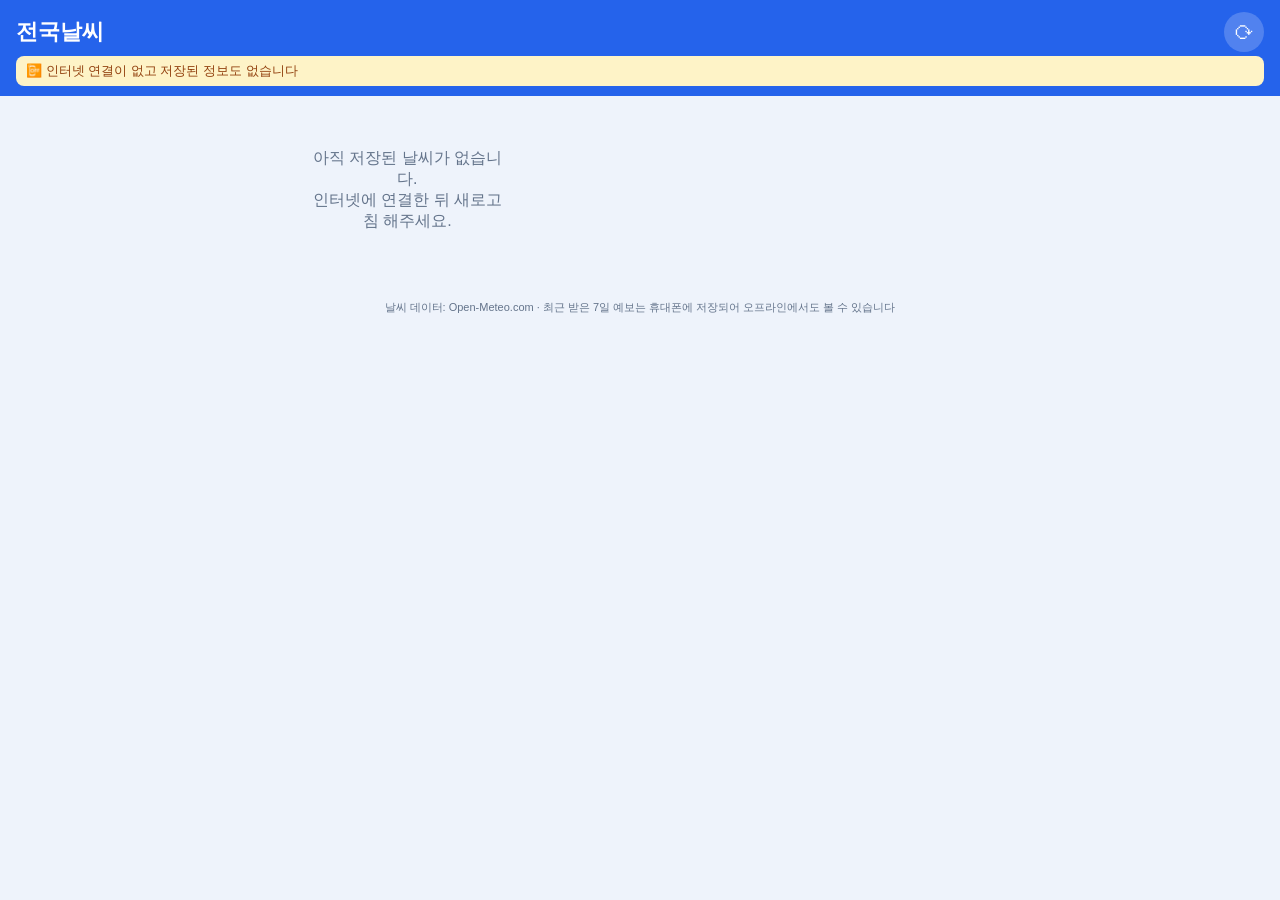
<file: weather/index.html>
<!doctype html>
<html lang="ko">
<head>
<meta charset="utf-8">
<meta name="viewport" content="width=device-width, initial-scale=1, viewport-fit=cover">
<meta name="theme-color" content="#2563eb">
<meta name="apple-mobile-web-app-capable" content="yes">
<meta name="apple-mobile-web-app-title" content="전국날씨">
<link rel="manifest" href="manifest.json">
<link rel="apple-touch-icon" href="icon-192.png">
<link rel="stylesheet" href="style.css">
<title>전국날씨</title>
</head>
<body>
<header>
  <div class="top">
    <h1 id="title">전국날씨</h1>
    <button id="refresh" aria-label="새로고침">⟳</button>
  </div>
  <div id="status" class="status"></div>
</header>

<main>
  <section id="list-view">
    <div id="national" class="summary" hidden></div>
    <div id="grid" class="grid"></div>
  </section>

  <section id="detail-view" hidden>
    <button id="back" class="back">‹ 전체 지역</button>
    <div id="detail"></div>
  </section>
</main>

<footer>날씨 데이터: Open-Meteo.com · 최근 받은 7일 예보는 휴대폰에 저장되어 오프라인에서도 볼 수 있습니다</footer>

<script src="app.js"></script>
</body>
</html>
</file>
<file: exchange/style.css>
:root {
  --bg: #eef5f2; --card: #ffffff; --text: #0f172a; --sub: #64748b; --line: #e2e8f0;
  --accent: #059669; --up: #dc2626; --down: #2563eb; --flat: #64748b;
  --warn-bg: #fef3c7; --warn-text: #92400e;
}
@media (prefers-color-scheme: dark) {
  :root {
    --bg: #0b1512; --card: #13201c; --text: #e2e8f0; --sub: #94a3b8; --line: #23352f;
    --accent: #34d399; --up: #f87171; --down: #60a5fa; --flat: #94a3b8;
    --warn-bg: #3a2e0a; --warn-text: #fcd34d;
  }
}
* { box-sizing: border-box; }
body {
  margin: 0; background: var(--bg); color: var(--text);
  font-family: -apple-system, "Apple SD Gothic Neo", "Malgun Gothic", "Noto Sans KR", sans-serif;
  padding-bottom: env(safe-area-inset-bottom);
}
header { position: sticky; top: 0; z-index: 5; background: var(--accent); color: #fff; padding: calc(12px + env(safe-area-inset-top)) 16px 10px; }
@media (prefers-color-scheme: dark) { header { background: #065f46; } }
.top { display: flex; align-items: center; justify-content: space-between; }
h1 { margin: 0; font-size: 22px; }
#refresh { background: rgba(255,255,255,.2); color: #fff; border: 0; border-radius: 50%; width: 40px; height: 40px; font-size: 22px; cursor: pointer; }
#refresh.spin { animation: spin 1s linear infinite; }
@keyframes spin { to { transform: rotate(360deg); } }
.status { font-size: 13px; opacity: .9; margin-top: 4px; }
.status.offline { background: var(--warn-bg); color: var(--warn-text); padding: 6px 10px; border-radius: 8px; opacity: 1; }

main { padding: 12px 16px; max-width: 720px; margin: 0 auto; }
.tabs { display: flex; background: var(--card); border: 1px solid var(--line); border-radius: 12px; padding: 4px; margin-bottom: 12px; }
.tabs button { flex: 1; border: 0; background: none; color: var(--sub); font: inherit; font-weight: 600; padding: 8px; border-radius: 9px; cursor: pointer; }
.tabs button.on { background: var(--accent); color: #fff; }

.summary { background: var(--card); border: 1px solid var(--line); border-left: 4px solid var(--accent); border-radius: 14px; padding: 12px 14px; margin-bottom: 12px; font-size: 15px; line-height: 1.55; }
.summary .label { display: block; font-size: 12px; font-weight: 700; color: var(--accent); margin-bottom: 2px; }

.cur { display: grid; grid-template-columns: 1fr 96px 84px; align-items: center; gap: 8px; width: 100%;
  background: var(--card); border: 1px solid var(--line); border-radius: 14px; padding: 12px 14px; margin-bottom: 8px;
  text-align: left; color: inherit; font: inherit; cursor: pointer; }
.cur:active { transform: scale(.99); }
.cur .nm { font-weight: 700; font-size: 16px; }
.cur .unit { font-size: 12px; color: var(--sub); }
.cur .rate { font-size: 17px; font-weight: 700; margin-top: 2px; }
.cur .chg { text-align: right; font-weight: 700; font-size: 15px; }
.cur .chg small { display: block; font-weight: 400; font-size: 11px; color: var(--sub); }
.up { color: var(--up); } .down { color: var(--down); } .flat { color: var(--flat); }

.back { background: none; border: 0; color: var(--accent); font-size: 16px; padding: 4px 0 12px; cursor: pointer; }
.card { background: var(--card); border: 1px solid var(--line); border-radius: 16px; padding: 14px 16px; margin-bottom: 12px; }
.card h2 { font-size: 15px; margin: 0 0 10px; }
.card h2 small { font-weight: 400; color: var(--sub); font-size: 12px; }
.hero { text-align: center; }
.hero .nm { font-size: 20px; font-weight: 700; }
.hero .rate { font-size: 34px; font-weight: 800; margin: 4px 0; }
.hero .chg { font-size: 16px; font-weight: 700; }
.chart { width: 100%; height: auto; display: block; margin-top: 8px; }
.chart text { font-size: 10px; fill: var(--sub); }

.stats { display: grid; grid-template-columns: 1fr 1fr; gap: 8px; }
.stat { background: var(--bg); border-radius: 10px; padding: 10px; }
.stat .k { font-size: 12px; color: var(--sub); }
.stat .v { font-size: 16px; font-weight: 700; margin-top: 2px; }
.stat .v small { font-size: 11px; font-weight: 400; color: var(--sub); }

.verdict { font-size: 15px; line-height: 1.6; }
.verdict b.big { font-size: 18px; }
.drivers { margin: 8px 0 0; padding-left: 18px; font-size: 14px; color: var(--sub); line-height: 1.6; }

.news a { display: block; padding: 10px 0; border-top: 1px solid var(--line); color: inherit; text-decoration: none; }
.news a:first-child { border-top: 0; }
.news .t { font-size: 14px; line-height: 1.45; }
.news .m { font-size: 11px; color: var(--sub); margin-top: 3px; }
.muted { color: var(--sub); font-size: 14px; }
.empty { text-align: center; color: var(--sub); padding: 40px 10px; }
footer { text-align: center; font-size: 11px; color: var(--sub); padding: 16px; line-height: 1.6; }
</file>
<file: planner/style.css>
/* =========================================================
   하루 플래너 - 스타일
   기본: 다크 모드 / 스마트폰 세로 화면 우선 반응형
   ========================================================= */

:root,
:root[data-theme="dark"] {
  --bg: #0f1117;
  --surface: #181b24;
  --surface-2: #21252f;
  --border: #2c313d;
  --text: #e9ebf1;
  --muted: #9aa1b2;
  --faint: #6b7283;
  --accent: #7b93ff;
  --accent-strong: #5f7bff;
  --accent-soft: rgba(123, 147, 255, 0.16);
  --on-accent: #ffffff;
  --danger: #ff6b6b;
  --danger-soft: rgba(255, 107, 107, 0.14);
  --ok: #3ecf8e;
  --ok-soft: rgba(62, 207, 142, 0.15);
  --warn: #f5b84b;
  --warn-soft: rgba(245, 184, 75, 0.16);
  --shadow: 0 8px 28px rgba(0, 0, 0, 0.45);
  --overlay: rgba(5, 7, 12, 0.62);
  --slot-morning: #f5b84b;
  --slot-lunch: #3ecf8e;
  --slot-afternoon: #7b93ff;
  --slot-evening: #b58bff;
  --slot-any: #9aa1b2;
  color-scheme: dark;
}

:root[data-theme="light"] {
  --bg: #f4f5f9;
  --surface: #ffffff;
  --surface-2: #eef0f5;
  --border: #e1e4ec;
  --text: #1a1e29;
  --muted: #5f6677;
  --faint: #8b92a3;
  --accent: #4a68f0;
  --accent-strong: #3553e0;
  --accent-soft: rgba(74, 104, 240, 0.11);
  --on-accent: #ffffff;
  --danger: #e5484d;
  --danger-soft: rgba(229, 72, 77, 0.1);
  --ok: #18a46b;
  --ok-soft: rgba(24, 164, 107, 0.12);
  --warn: #c98a12;
  --warn-soft: rgba(201, 138, 18, 0.13);
  --shadow: 0 8px 26px rgba(25, 32, 56, 0.14);
  --overlay: rgba(20, 24, 36, 0.42);
  --slot-morning: #d99412;
  --slot-lunch: #18a46b;
  --slot-afternoon: #4a68f0;
  --slot-evening: #8b5cf6;
  --slot-any: #8b92a3;
  color-scheme: light;
}

* { box-sizing: border-box; }

html { -webkit-text-size-adjust: 100%; }

body {
  margin: 0;
  background: var(--bg);
  color: var(--text);
  font-family: "Pretendard", -apple-system, BlinkMacSystemFont, "Apple SD Gothic Neo",
    "Malgun Gothic", "Noto Sans KR", "Segoe UI", Roboto, sans-serif;
  font-size: 16px;
  line-height: 1.5;
  -webkit-tap-highlight-color: transparent;
  min-height: 100vh;
  min-height: 100dvh;
  overflow-x: hidden;
}

body.no-scroll { overflow: hidden; }

button, input, select, textarea { font: inherit; color: inherit; }
button { cursor: pointer; }
:focus-visible { outline: 2px solid var(--accent); outline-offset: 2px; }

.ic {
  width: 22px; height: 22px;
  fill: none; stroke: currentColor; stroke-width: 2;
  stroke-linecap: round; stroke-linejoin: round;
  flex: none;
}

/* ---------- 상단 바 ---------- */
.topbar {
  position: sticky; top: 0; z-index: 20;
  background: color-mix(in srgb, var(--bg) 88%, transparent);
  backdrop-filter: blur(10px);
  -webkit-backdrop-filter: blur(10px);
  border-bottom: 1px solid var(--border);
  padding-top: env(safe-area-inset-top);
}
.topbar-inner {
  max-width: 760px; margin: 0 auto;
  height: 58px; padding: 0 12px 0 16px;
  display: flex; align-items: center; justify-content: space-between; gap: 8px;
}
.topbar h1 { font-size: 21px; font-weight: 700; margin: 0; letter-spacing: -0.3px; }
.top-actions { display: flex; gap: 2px; }

.icon-btn {
  width: 44px; height: 44px;
  display: inline-grid; place-items: center;
  border: 0; border-radius: 12px;
  background: transparent; color: var(--muted);
}
.icon-btn:hover { background: var(--surface-2); color: var(--text); }
.icon-btn.active { color: var(--accent); }

/* ---------- 본문 ---------- */
.main {
  max-width: 760px; margin: 0 auto;
  padding: 14px 16px calc(150px + env(safe-area-inset-bottom));
  outline: none;
}

.section { margin-bottom: 22px; }
.section-head {
  display: flex; align-items: center; justify-content: space-between; gap: 8px;
  margin: 0 2px 10px;
}
.section-head h2 { font-size: 17px; margin: 0; font-weight: 700; }
.link-btn {
  border: 0; background: none; color: var(--accent);
  font-size: 14px; font-weight: 600; padding: 8px 4px; min-height: 40px;
}

.card {
  background: var(--surface);
  border: 1px solid var(--border);
  border-radius: 18px;
  padding: 16px;
}
.card + .card { margin-top: 12px; }

.muted { color: var(--muted); }
.small { font-size: 14px; }

/* ---------- 홈: 날짜 카드 ---------- */
.hero { padding: 18px 18px 16px; }
.hero-date { display: flex; align-items: baseline; gap: 8px; flex-wrap: wrap; }
.hero-date strong { font-size: 28px; letter-spacing: -0.6px; }
.hero-week { font-size: 18px; font-weight: 600; color: var(--accent); }
.hero-year { width: 100%; font-size: 14px; color: var(--muted); }
.hero-progress { margin-top: 14px; }
.hero-progress .row { display: flex; justify-content: space-between; font-size: 14px; color: var(--muted); margin-bottom: 6px; }
.hero-progress .row b { color: var(--text); }

.stats { display: grid; grid-template-columns: repeat(4, 1fr); gap: 8px; margin-top: 14px; }
.stat {
  border: 0; background: var(--surface-2); border-radius: 14px;
  padding: 10px 4px; text-align: center; min-height: 64px;
}
.stat b { display: block; font-size: 20px; line-height: 1.2; }
.stat span { font-size: 12.5px; color: var(--muted); }

/* ---------- 진행 막대 ---------- */
.progress {
  height: 8px; border-radius: 99px; background: var(--surface-2); overflow: hidden;
}
.progress > span {
  display: block; height: 100%; border-radius: inherit; background: var(--accent);
  transition: width .25s ease;
}
.progress.ok > span { background: var(--ok); }

/* ---------- 검색 ---------- */
.search-box {
  display: flex; align-items: center; gap: 8px;
  background: var(--surface-2); border: 1px solid var(--border); border-radius: 14px;
  padding: 0 6px 0 12px; min-height: 50px;
}
.search-box:focus-within { border-color: var(--accent); }
.search-box .ic { color: var(--muted); }
.search-box input {
  flex: 1; min-width: 0; border: 0; background: transparent; outline: none;
  font-size: 16px; padding: 12px 0;
}
.search-box input::-webkit-search-cancel-button { display: none; }
.results { margin-top: 10px; display: grid; gap: 6px; }
.results:empty { display: none; }
.result {
  display: flex; align-items: flex-start; gap: 10px; width: 100%;
  text-align: left; border: 1px solid var(--border); background: var(--surface);
  border-radius: 12px; padding: 10px 12px; min-height: 48px;
}
.result:hover { border-color: var(--accent); }
.result-text { display: grid; min-width: 0; }
.result-text strong { font-weight: 600; overflow: hidden; text-overflow: ellipsis; white-space: nowrap; }
.result-text small { color: var(--muted); font-size: 13px; overflow: hidden; text-overflow: ellipsis; white-space: nowrap; }
mark { background: var(--warn-soft); color: inherit; border-radius: 3px; padding: 0 1px; }
.result-count { font-size: 13px; color: var(--muted); margin: 2px 2px 0; }

.quick-actions { display: grid; grid-template-columns: repeat(4, 1fr); gap: 8px; margin-top: 12px; }
.quick-actions button {
  border: 1px solid var(--border); background: var(--surface-2); border-radius: 12px;
  min-height: 56px; padding: 6px 2px; font-size: 13px; font-weight: 600;
  display: grid; place-items: center; gap: 2px; color: var(--text);
}
.quick-actions .ic { width: 20px; height: 20px; color: var(--accent); }

.chips { display: flex; flex-wrap: wrap; gap: 6px; margin-top: 12px; }
.chips-label { width: 100%; font-size: 13px; color: var(--muted); }
.chip {
  border: 1px solid var(--border); background: var(--surface); border-radius: 99px;
  padding: 7px 12px; font-size: 14px; min-height: 36px; max-width: 100%;
  overflow: hidden; text-overflow: ellipsis; white-space: nowrap;
}
.chip.pinned::before { content: "📌 "; }

/* ---------- 시간대 플랜 ---------- */
.slot { margin-bottom: 12px; padding: 12px 12px 8px; }
.slot-head { display: flex; align-items: center; gap: 8px; margin: 0 2px 6px; }
.slot-dot { width: 10px; height: 10px; border-radius: 50%; background: var(--slot-color, var(--muted)); flex: none; }
.slot-head h3 { font-size: 16px; margin: 0; }
.slot-hint { font-size: 12.5px; color: var(--faint); }
.slot-count { margin-left: auto; font-size: 13px; color: var(--muted); }
.slot-now {
  font-size: 11.5px; font-weight: 700; color: var(--slot-color); background: var(--surface-2);
  border-radius: 99px; padding: 1px 8px;
}
.slot-add {
  width: 36px; height: 36px; border-radius: 10px; border: 0; background: transparent;
  color: var(--muted); display: grid; place-items: center;
}
.slot-add:hover { background: var(--surface-2); color: var(--text); }
.slot-empty { font-size: 14px; color: var(--faint); padding: 6px 4px 8px; }
.slot.s-morning { --slot-color: var(--slot-morning); }
.slot.s-lunch { --slot-color: var(--slot-lunch); }
.slot.s-afternoon { --slot-color: var(--slot-afternoon); }
.slot.s-evening { --slot-color: var(--slot-evening); }
.slot.s-any { --slot-color: var(--slot-any); }
.slot.is-now { border-color: color-mix(in srgb, var(--slot-color) 55%, var(--border)); }

/* ---------- 목록 항목 ---------- */
.list { display: grid; gap: 8px; }
.item {
  display: flex; align-items: flex-start; gap: 10px;
  background: var(--surface); border: 1px solid var(--border); border-radius: 14px;
  padding: 8px 10px 8px 8px;
}
.slot .item { border: 0; background: transparent; padding: 4px 2px; border-radius: 10px; }
.slot .item + .item { border-top: 1px solid var(--border); border-radius: 0; }
.item-body {
  flex: 1; min-width: 0; padding: 6px 0; cursor: pointer;
  border: 0; background: none; text-align: left;
}
.item-title { font-weight: 600; word-break: break-word; }
.item-meta { display: flex; flex-wrap: wrap; align-items: center; gap: 6px; font-size: 13px; color: var(--muted); margin-top: 2px; }
.item-meta:first-child { margin-top: 0; margin-bottom: 2px; }
.item-sub { font-size: 14px; color: var(--muted); margin-top: 4px; white-space: pre-wrap; word-break: break-word; }
.item-memo {
  font-size: 13.5px; color: var(--muted); margin-top: 6px; background: var(--surface-2);
  border-radius: 8px; padding: 6px 8px; white-space: pre-wrap; word-break: break-word;
}
.item.is-done .item-title { text-decoration: line-through; color: var(--faint); }
.time { font-variant-numeric: tabular-nums; font-weight: 600; color: var(--text); }
.item.is-done .time { color: var(--faint); }

/* V 체크 버튼 */
.chk {
  flex: none; width: 44px; height: 44px; border: 0; background: transparent;
  display: grid; place-items: center; padding: 0;
}
.chk .box {
  width: 26px; height: 26px; border-radius: 8px; border: 2px solid var(--faint);
  display: grid; place-items: center; transition: background .15s, border-color .15s;
}
.chk .box svg { width: 18px; height: 18px; stroke: var(--on-accent); stroke-width: 3; fill: none; opacity: 0; stroke-linecap: round; stroke-linejoin: round; }
.chk.on .box { background: var(--ok); border-color: var(--ok); }
.chk.on .box svg { opacity: 1; }
.chk:hover .box { border-color: var(--ok); }

/* 배지 */
.badge {
  display: inline-flex; align-items: center; gap: 4px;
  font-size: 12px; font-weight: 600; line-height: 1;
  padding: 4px 8px; border-radius: 99px; background: var(--surface-2); color: var(--muted);
  white-space: nowrap;
}
.badge.accent { background: var(--accent-soft); color: var(--accent); }
.badge.ok { background: var(--ok-soft); color: var(--ok); }
.badge.warn { background: var(--warn-soft); color: var(--warn); }
.badge.danger { background: var(--danger-soft); color: var(--danger); }
.badge.p-high { background: var(--danger-soft); color: var(--danger); }
.badge.p-mid { background: var(--warn-soft); color: var(--warn); }
.badge.p-low { background: var(--surface-2); color: var(--muted); }
.badge.t-schedule { background: var(--accent-soft); color: var(--accent); }
.badge.t-todo { background: var(--ok-soft); color: var(--ok); }
.badge.t-goal { background: var(--warn-soft); color: var(--warn); }
.badge.t-note { background: var(--danger-soft); color: var(--danger); }
.badge.t-diary { background: var(--surface-2); color: var(--slot-evening); }
.result .badge { margin-top: 2px; }

/* ---------- 세그먼트 / 필터 ---------- */
.seg {
  display: flex; gap: 4px; padding: 4px; background: var(--surface-2);
  border-radius: 14px; margin-bottom: 14px; overflow-x: auto; scrollbar-width: none;
}
.seg::-webkit-scrollbar { display: none; }
.seg button, .seg-opt span {
  flex: 1; border: 0; background: transparent; border-radius: 10px;
  padding: 9px 10px; min-height: 40px; font-size: 14.5px; font-weight: 600; color: var(--muted);
  white-space: nowrap; display: grid; place-items: center;
}
.seg button.on, .seg-opt input:checked + span { background: var(--surface); color: var(--text); box-shadow: 0 1px 4px rgba(0,0,0,.18); }
.seg-opt { flex: 1; display: flex; cursor: pointer; }
.seg-opt input { position: absolute; opacity: 0; pointer-events: none; }
.seg-opt input:focus-visible + span { outline: 2px solid var(--accent); }
.seg.seg-input { margin-bottom: 0; }

.filter-row { display: flex; gap: 6px; flex-wrap: wrap; margin-bottom: 12px; }
.pill {
  border: 1px solid var(--border); background: var(--surface); border-radius: 99px;
  padding: 7px 14px; font-size: 14px; min-height: 38px; color: var(--muted); font-weight: 600;
}
.pill.on { background: var(--accent-soft); border-color: transparent; color: var(--accent); }

/* ---------- 날짜 이동 ---------- */
.date-nav {
  display: flex; align-items: center; gap: 6px; margin-bottom: 12px;
}
.date-nav .icon-btn { background: var(--surface); border: 1px solid var(--border); }
.date-label {
  position: relative; flex: 1; text-align: center; font-weight: 700; font-size: 16px;
  background: var(--surface); border: 1px solid var(--border); border-radius: 12px;
  min-height: 44px; display: flex; align-items: center; justify-content: center; gap: 6px; padding: 0 8px;
}
.date-label input {
  position: absolute; inset: 0; opacity: 0; width: 100%; height: 100%; cursor: pointer;
}
.today-btn {
  border: 1px solid var(--border); background: var(--surface); color: var(--accent);
  border-radius: 12px; min-height: 44px; padding: 0 12px; font-weight: 700; font-size: 14px;
}

/* ---------- 빠른 추가 ---------- */
.quick-add { display: flex; gap: 8px; padding: 10px; margin-bottom: 12px; }
.quick-add input, .quick-add select {
  min-height: 46px; border: 1px solid var(--border); background: var(--surface-2);
  border-radius: 12px; padding: 0 12px; font-size: 16px; min-width: 0;
}
.quick-add input { flex: 1; }
.quick-add select { flex: none; width: 88px; padding: 0 8px; }
.quick-add input:focus, .quick-add select:focus { outline: none; border-color: var(--accent); }
.quick-add input[aria-invalid="true"] { border-color: var(--danger); }

/* ---------- 버튼 ---------- */
.btn {
  border: 1px solid transparent; border-radius: 12px; min-height: 46px; padding: 0 18px;
  font-weight: 700; font-size: 15px; display: inline-flex; align-items: center; justify-content: center; gap: 6px;
  background: var(--surface-2); color: var(--text);
}
.btn.primary { background: var(--accent-strong); color: var(--on-accent); }
.btn.primary:hover { background: var(--accent); }
.btn.ghost { background: transparent; border-color: var(--border); }
.btn.danger { background: var(--danger); color: #fff; }
.btn.danger-ghost { background: transparent; color: var(--danger); border-color: var(--danger-soft); }
.btn.block { width: 100%; }
.btn .ic { width: 18px; height: 18px; }
.btn-row { display: flex; gap: 8px; flex-wrap: wrap; }
.btn-row .btn { flex: 1; }

/* ---------- 목표 ---------- */
.goal { padding: 12px 14px 14px 8px; }
.goal-top { display: flex; align-items: flex-start; gap: 6px; }
.goal-desc { font-size: 14px; color: var(--muted); margin: 0 0 10px 50px; white-space: pre-wrap; word-break: break-word; }
.goal-progress { margin-left: 50px; }
.goal-foot { display: flex; align-items: center; justify-content: space-between; margin-top: 8px; gap: 8px; }
.goal-foot b { font-size: 15px; font-variant-numeric: tabular-nums; }
.stepper { display: flex; gap: 6px; }
.stepper button {
  min-width: 52px; min-height: 38px; border-radius: 10px; border: 1px solid var(--border);
  background: var(--surface-2); font-weight: 700; font-size: 14px;
}
.goal.is-done .item-title { text-decoration: line-through; color: var(--faint); }
.rate-card { display: grid; grid-template-columns: auto 1fr; gap: 16px; align-items: center; margin-bottom: 14px; }
.ring {
  --p: 0;
  width: 84px; height: 84px; border-radius: 50%;
  background: conic-gradient(var(--ok) calc(var(--p) * 1%), var(--surface-2) 0);
  display: grid; place-items: center;
}
.ring::before {
  content: attr(data-label); width: 66px; height: 66px; border-radius: 50%; background: var(--surface);
  display: grid; place-items: center; font-weight: 800; font-size: 18px;
}
.rate-lines { display: grid; gap: 4px; font-size: 14px; color: var(--muted); }
.rate-lines b { color: var(--text); }

/* ---------- 중요 사항 ---------- */
.note { padding: 6px 8px 12px 14px; }
.note-head { display: flex; align-items: flex-start; gap: 6px; }
.note-head .item-body { padding-top: 8px; }
.note-content {
  font-size: 14.5px; color: var(--muted); white-space: pre-wrap; word-break: break-word;
  display: -webkit-box; -webkit-line-clamp: 4; -webkit-box-orient: vertical; overflow: hidden;
  cursor: pointer; padding-right: 8px;
}
.pin-btn { color: var(--faint); }
.pin-btn.on { color: var(--warn); }
.pin-btn.on .ic { fill: var(--warn); }
.note.is-pinned { border-color: color-mix(in srgb, var(--warn) 45%, var(--border)); }

/* ---------- 일기 ---------- */
.moods { display: flex; gap: 6px; justify-content: space-between; }
.mood-btn {
  flex: 1; border: 1px solid var(--border); background: var(--surface-2); border-radius: 14px;
  min-height: 62px; display: grid; place-items: center; padding: 6px 0; font-size: 12px; color: var(--muted);
}
.mood-btn .emo { font-size: 24px; line-height: 1.1; }
.mood-btn.on, .mood-opt input:checked + .mood-btn { border-color: var(--accent); background: var(--accent-soft); color: var(--text); }
.mood-opt { flex: 1; display: flex; cursor: pointer; }
.mood-opt input { position: absolute; opacity: 0; pointer-events: none; }
.mood-opt input:focus-visible + .mood-btn { outline: 2px solid var(--accent); }
.diary-preview { margin-top: 12px; font-size: 14.5px; white-space: pre-wrap; word-break: break-word; color: var(--muted);
  display: -webkit-box; -webkit-line-clamp: 5; -webkit-box-orient: vertical; overflow: hidden; }
.month-head { font-size: 14px; font-weight: 700; color: var(--muted); margin: 18px 4px 8px; }
.diary-item { display: flex; gap: 12px; align-items: flex-start; width: 100%; text-align: left; padding: 12px 14px; }
.diary-day { flex: none; width: 46px; text-align: center; }
.diary-day b { display: block; font-size: 22px; line-height: 1.1; }
.diary-day span { font-size: 12px; color: var(--muted); }
.diary-text { flex: 1; min-width: 0; }
.diary-text .item-sub { display: -webkit-box; -webkit-line-clamp: 2; -webkit-box-orient: vertical; overflow: hidden; }
.diary-mood { font-size: 22px; flex: none; }
.quick-line { display: flex; gap: 8px; margin-top: 12px; }
.quick-line input {
  flex: 1; min-width: 0; min-height: 46px; border: 1px solid var(--border); background: var(--surface-2);
  border-radius: 12px; padding: 0 12px; font-size: 16px;
}
.quick-line input:focus { outline: none; border-color: var(--accent); }
.quick-line input[aria-invalid="true"] { border-color: var(--danger); }
.read-body { white-space: pre-wrap; word-break: break-word; line-height: 1.7; }
.read-meta { display: flex; align-items: center; gap: 8px; color: var(--muted); margin-bottom: 8px; }

/* ---------- 빈 화면 안내 ---------- */
.empty {
  text-align: center; padding: 30px 18px; color: var(--muted);
  border: 1px dashed var(--border); border-radius: 18px;
}
.empty .emo { font-size: 34px; display: block; margin-bottom: 6px; }
.empty b { display: block; color: var(--text); font-size: 16px; margin-bottom: 4px; }
.empty p { margin: 0 0 14px; font-size: 14.5px; }
.empty p:last-child { margin-bottom: 0; }
.empty-sm { color: var(--faint); font-size: 14px; padding: 6px 4px; margin: 0; }

.welcome h2 { margin: 0 0 6px; font-size: 19px; }
.welcome ol { margin: 10px 0 14px; padding-left: 20px; color: var(--muted); font-size: 14.5px; }
.welcome li { margin-bottom: 4px; }

/* ---------- 설정 ---------- */
.setting-row {
  display: flex; align-items: center; justify-content: space-between; gap: 12px;
  padding: 12px 0; border-top: 1px solid var(--border);
}
.setting-row:first-of-type { border-top: 0; padding-top: 4px; }
.setting-row .label { font-weight: 600; }
.setting-row .desc { font-size: 13.5px; color: var(--muted); }
.count-grid { display: grid; grid-template-columns: repeat(5, 1fr); gap: 6px; text-align: center; margin-top: 8px; }
.count-grid div { background: var(--surface-2); border-radius: 12px; padding: 8px 2px; }
.count-grid b { display: block; font-size: 18px; }
.count-grid span { font-size: 12px; color: var(--muted); }
.status-line { display: flex; align-items: center; gap: 8px; font-size: 14px; color: var(--muted); }
.status-dot { width: 9px; height: 9px; border-radius: 50%; background: var(--faint); flex: none; }
.status-dot.ok { background: var(--ok); }
details.guide { border-top: 1px solid var(--border); }
details.guide:first-of-type { border-top: 0; }
details.guide summary {
  padding: 14px 2px; font-weight: 600; cursor: pointer; list-style: none;
  display: flex; justify-content: space-between; align-items: center;
}
details.guide summary::-webkit-details-marker { display: none; }
details.guide summary::after { content: "+"; color: var(--muted); font-size: 20px; line-height: 1; }
details.guide[open] summary::after { content: "−"; }
details.guide .guide-body { padding: 0 2px 14px; font-size: 14.5px; color: var(--muted); }
details.guide .guide-body p { margin: 0 0 8px; }
details.guide .guide-body ol, details.guide .guide-body ul { margin: 0 0 8px; padding-left: 20px; }
.version { text-align: center; color: var(--faint); font-size: 13px; margin-top: 18px; }

/* ---------- FAB ---------- */
.fab {
  position: fixed; z-index: 25;
  right: 18px;
  bottom: calc(84px + env(safe-area-inset-bottom));
  width: 58px; height: 58px; border-radius: 18px; border: 0;
  background: var(--accent-strong); color: var(--on-accent);
  display: grid; place-items: center; box-shadow: var(--shadow);
}
.fab .ic { width: 28px; height: 28px; stroke-width: 2.4; }
.fab:hover { background: var(--accent); }

/* ---------- 하단 내비게이션 ---------- */
.nav {
  position: fixed; left: 0; right: 0; bottom: 0; z-index: 30;
  background: color-mix(in srgb, var(--surface) 94%, transparent);
  backdrop-filter: blur(10px); -webkit-backdrop-filter: blur(10px);
  border-top: 1px solid var(--border);
  padding-bottom: env(safe-area-inset-bottom);
}
.nav-inner { max-width: 760px; margin: 0 auto; display: grid; grid-template-columns: repeat(6, 1fr); }
.nav-btn {
  border: 0; background: transparent; color: var(--faint);
  min-height: 64px; display: grid; place-items: center; align-content: center; gap: 3px;
  font-size: 12px; font-weight: 600; padding: 6px 0;
}
.nav-btn .ic { width: 24px; height: 24px; }
.nav-btn.active { color: var(--accent); }

/* ---------- 모달 / 바텀시트 ---------- */
.layer { position: fixed; inset: 0; z-index: 50; display: flex; align-items: flex-end; justify-content: center; }
.layer[hidden] { display: none; }
.layer-confirm { z-index: 60; align-items: center; padding: 20px; }
.overlay { position: absolute; inset: 0; background: var(--overlay); }
.sheet {
  position: relative; width: 100%; max-width: 560px;
  max-height: calc(100dvh - 24px - env(safe-area-inset-top));
  background: var(--surface); border-radius: 22px 22px 0 0;
  display: flex; flex-direction: column;
  box-shadow: var(--shadow);
  animation: sheet-in .18s ease-out;
}
@keyframes sheet-in { from { transform: translateY(24px); opacity: .6; } to { transform: none; opacity: 1; } }
.sheet form { display: flex; flex-direction: column; min-height: 0; flex: 1; }
.sheet-head {
  display: flex; align-items: center; justify-content: space-between;
  padding: 10px 8px 6px 20px; border-bottom: 1px solid var(--border);
}
.sheet-head h2 { margin: 0; font-size: 18px; }
.sheet-body { padding: 16px 20px 8px; overflow-y: auto; flex: 1; min-height: 0; -webkit-overflow-scrolling: touch; }
.sheet-foot {
  display: flex; gap: 8px; align-items: center; padding: 12px 16px calc(12px + env(safe-area-inset-bottom));
  border-top: 1px solid var(--border);
}
.sheet-foot .spacer { flex: 1; }

.field { margin-bottom: 16px; }
.field-label { display: block; font-size: 14px; font-weight: 600; margin-bottom: 6px; color: var(--muted); }
.req { color: var(--danger); margin-left: 3px; }
.field input[type="text"], .field input[type="date"], .field input[type="time"],
.field select, .field textarea {
  width: 100%; min-height: 48px; border: 1px solid var(--border); background: var(--surface-2);
  border-radius: 12px; padding: 10px 12px; font-size: 16px;
}
.field textarea { resize: vertical; line-height: 1.55; }
.field input:focus, .field select:focus, .field textarea:focus { outline: none; border-color: var(--accent); }
.field.has-error input, .field.has-error textarea, .field.has-error select { border-color: var(--danger); }
.field-error { color: var(--danger); font-size: 13.5px; margin: 6px 2px 0; }
.field-help { color: var(--faint); font-size: 13px; margin: 6px 2px 0; }
.field-row { display: grid; grid-template-columns: 1fr 1fr; gap: 10px; }
.range-wrap { display: flex; align-items: center; gap: 12px; }
.range-wrap input { flex: 1; accent-color: var(--accent); height: 32px; }
.range-wrap output { min-width: 48px; text-align: right; font-weight: 700; font-variant-numeric: tabular-nums; }
.check-field {
  display: flex; align-items: center; gap: 12px; cursor: pointer; min-height: 48px;
  background: var(--surface-2); border-radius: 12px; padding: 8px 12px; font-weight: 600;
}
.check-field input { width: 22px; height: 22px; accent-color: var(--ok); flex: none; }
.check-help { display: block; font-weight: 400; font-size: 13px; color: var(--muted); }

.dialog {
  position: relative; width: 100%; max-width: 380px; background: var(--surface);
  border-radius: 20px; padding: 22px 20px 16px; box-shadow: var(--shadow);
}
.dialog h3 { margin: 0 0 8px; font-size: 18px; }
.dialog p { margin: 0 0 18px; color: var(--muted); font-size: 15px; word-break: keep-all; }
.dialog-actions { display: flex; gap: 8px; }
.dialog-actions .btn { flex: 1; }

.choice-grid { display: grid; grid-template-columns: 1fr 1fr; gap: 10px; padding-bottom: 8px; }
.choice-grid button {
  border: 1px solid var(--border); background: var(--surface-2); border-radius: 16px;
  min-height: 84px; display: grid; place-items: center; align-content: center; gap: 6px; font-weight: 700;
}
.choice-grid .ic { color: var(--accent); width: 26px; height: 26px; }

/* ---------- 토스트 ---------- */
.toast-wrap {
  position: fixed; left: 0; right: 0; z-index: 70; pointer-events: none;
  bottom: calc(90px + env(safe-area-inset-bottom));
  display: grid; justify-items: center; gap: 8px; padding: 0 16px;
}
.toast {
  background: var(--text); color: var(--bg); font-size: 14.5px; font-weight: 600;
  padding: 11px 16px; border-radius: 12px; box-shadow: var(--shadow); max-width: 420px;
  animation: toast-in .18s ease-out;
}
.toast.error { background: var(--danger); color: #fff; }
@keyframes toast-in { from { transform: translateY(8px); opacity: 0; } to { transform: none; opacity: 1; } }

/* ---------- 넓은 화면 (태블릿/PC) ---------- */
@media (min-width: 600px) {
  .layer { align-items: center; padding: 20px; }
  .sheet { border-radius: 22px; max-height: calc(100dvh - 40px); }
  .sheet-foot { padding-bottom: 12px; }
}

@media (min-width: 960px) {
  .nav {
    top: 0; bottom: 0; right: auto; width: 96px; border-top: 0; border-right: 1px solid var(--border);
    padding: 76px 0 0;
  }
  .nav-inner { grid-template-columns: 1fr; gap: 4px; padding: 0 10px; }
  .nav-btn { border-radius: 14px; min-height: 68px; }
  .nav-btn.active { background: var(--accent-soft); }
  body { padding-left: 96px; }
  .topbar-inner { max-width: 860px; }
  .main { max-width: 860px; padding-bottom: 120px; }
  .fab { bottom: 32px; right: 32px; }
  .toast-wrap { bottom: 32px; padding-left: 96px; }
  .home-grid { display: grid; grid-template-columns: 1fr 1fr; gap: 0 18px; align-items: start; }
  .home-grid > .wide { grid-column: 1 / -1; }
}

@media (max-width: 360px) {
  .stats { grid-template-columns: repeat(2, 1fr); }
  .quick-actions button { font-size: 12px; }
  .nav-btn { font-size: 11px; }
  .hero-date strong { font-size: 25px; }
}

@media (prefers-reduced-motion: reduce) {
  *, *::before, *::after { animation: none !important; transition: none !important; }
}
</file>
<file: weather/style.css>
:root {
  --bg: #eef3fb; --card: #ffffff; --text: #0f172a; --sub: #64748b;
  --accent: #2563eb; --hot: #ef4444; --cold: #3b82f6; --line: #e2e8f0;
  --warn-bg: #fef3c7; --warn-text: #92400e;
}
@media (prefers-color-scheme: dark) {
  :root {
    --bg: #0b1220; --card: #151e30; --text: #e2e8f0; --sub: #94a3b8;
    --accent: #60a5fa; --hot: #f87171; --cold: #60a5fa; --line: #243049;
    --warn-bg: #3a2e0a; --warn-text: #fcd34d;
  }
}
* { box-sizing: border-box; }
body {
  margin: 0; background: var(--bg); color: var(--text);
  font-family: -apple-system, "Apple SD Gothic Neo", "Malgun Gothic", "Noto Sans KR", sans-serif;
  padding-bottom: env(safe-area-inset-bottom);
}
header {
  position: sticky; top: 0; z-index: 5; background: var(--accent); color: #fff;
  padding: calc(12px + env(safe-area-inset-top)) 16px 10px;
}
.top { display: flex; align-items: center; justify-content: space-between; }
h1 { margin: 0; font-size: 22px; }
#refresh {
  background: rgba(255,255,255,.2); color: #fff; border: 0; border-radius: 50%;
  width: 40px; height: 40px; font-size: 22px; cursor: pointer;
}
#refresh.spin { animation: spin 1s linear infinite; }
@keyframes spin { to { transform: rotate(360deg); } }
.status { font-size: 13px; opacity: .9; margin-top: 4px; }
.status.offline { background: var(--warn-bg); color: var(--warn-text); padding: 6px 10px; border-radius: 8px; opacity: 1; }

main { padding: 12px 16px; max-width: 720px; margin: 0 auto; }
.grid { display: grid; grid-template-columns: repeat(2, 1fr); gap: 10px; }
@media (min-width: 560px) { .grid { grid-template-columns: repeat(3, 1fr); } }

.city {
  background: var(--card); border-radius: 14px; padding: 12px; border: 1px solid var(--line);
  cursor: pointer; text-align: left; color: inherit; font: inherit;
}
.city:active { transform: scale(.98); }
.city .name { font-weight: 700; font-size: 15px; }
.city .region { font-size: 11px; color: var(--sub); }
.city .row { display: flex; align-items: center; justify-content: space-between; margin-top: 6px; }
.city .icon { font-size: 30px; }
.city .temp { font-size: 26px; font-weight: 700; }
.city .mm { font-size: 12px; color: var(--sub); margin-top: 2px; }
.hi { color: var(--hot); } .lo { color: var(--cold); }

.back {
  background: none; border: 0; color: var(--accent); font-size: 16px; padding: 4px 0 12px; cursor: pointer;
}
.hero { background: var(--card); border-radius: 16px; padding: 18px; border: 1px solid var(--line); text-align: center; }
.hero .name { font-size: 22px; font-weight: 700; }
.hero .icon { font-size: 64px; line-height: 1.2; }
.hero .temp { font-size: 48px; font-weight: 800; }
.hero .desc { color: var(--sub); }
.hero .facts { display: flex; justify-content: center; gap: 16px; margin-top: 10px; font-size: 14px; color: var(--sub); flex-wrap: wrap; }

.summary {
  background: var(--card); border: 1px solid var(--line); border-left: 4px solid var(--accent);
  border-radius: 14px; padding: 12px 14px; margin: 12px 0; font-size: 15px; line-height: 1.5;
}
#national { margin-top: 0; }
.summary .label { display: block; font-size: 12px; font-weight: 700; color: var(--accent); margin-bottom: 2px; }
.week { background: var(--card); border-radius: 16px; margin-top: 12px; border: 1px solid var(--line); overflow: hidden; }
.week h2 { font-size: 15px; margin: 0; padding: 12px 16px; border-bottom: 1px solid var(--line); }
.day { display: grid; grid-template-columns: 70px 36px 1fr 90px; align-items: center; padding: 10px 16px; border-bottom: 1px solid var(--line); gap: 6px; }
.day:last-child { border-bottom: 0; }
.day .d { font-weight: 600; font-size: 14px; }
.day .d small { display: block; color: var(--sub); font-weight: 400; font-size: 11px; }
.day .icon { font-size: 24px; }
.day .rain { font-size: 12px; color: var(--cold); }
.day .t { text-align: right; font-size: 15px; font-weight: 600; }

.empty { text-align: center; color: var(--sub); padding: 40px 10px; }
footer { text-align: center; font-size: 11px; color: var(--sub); padding: 16px; }
</file>
